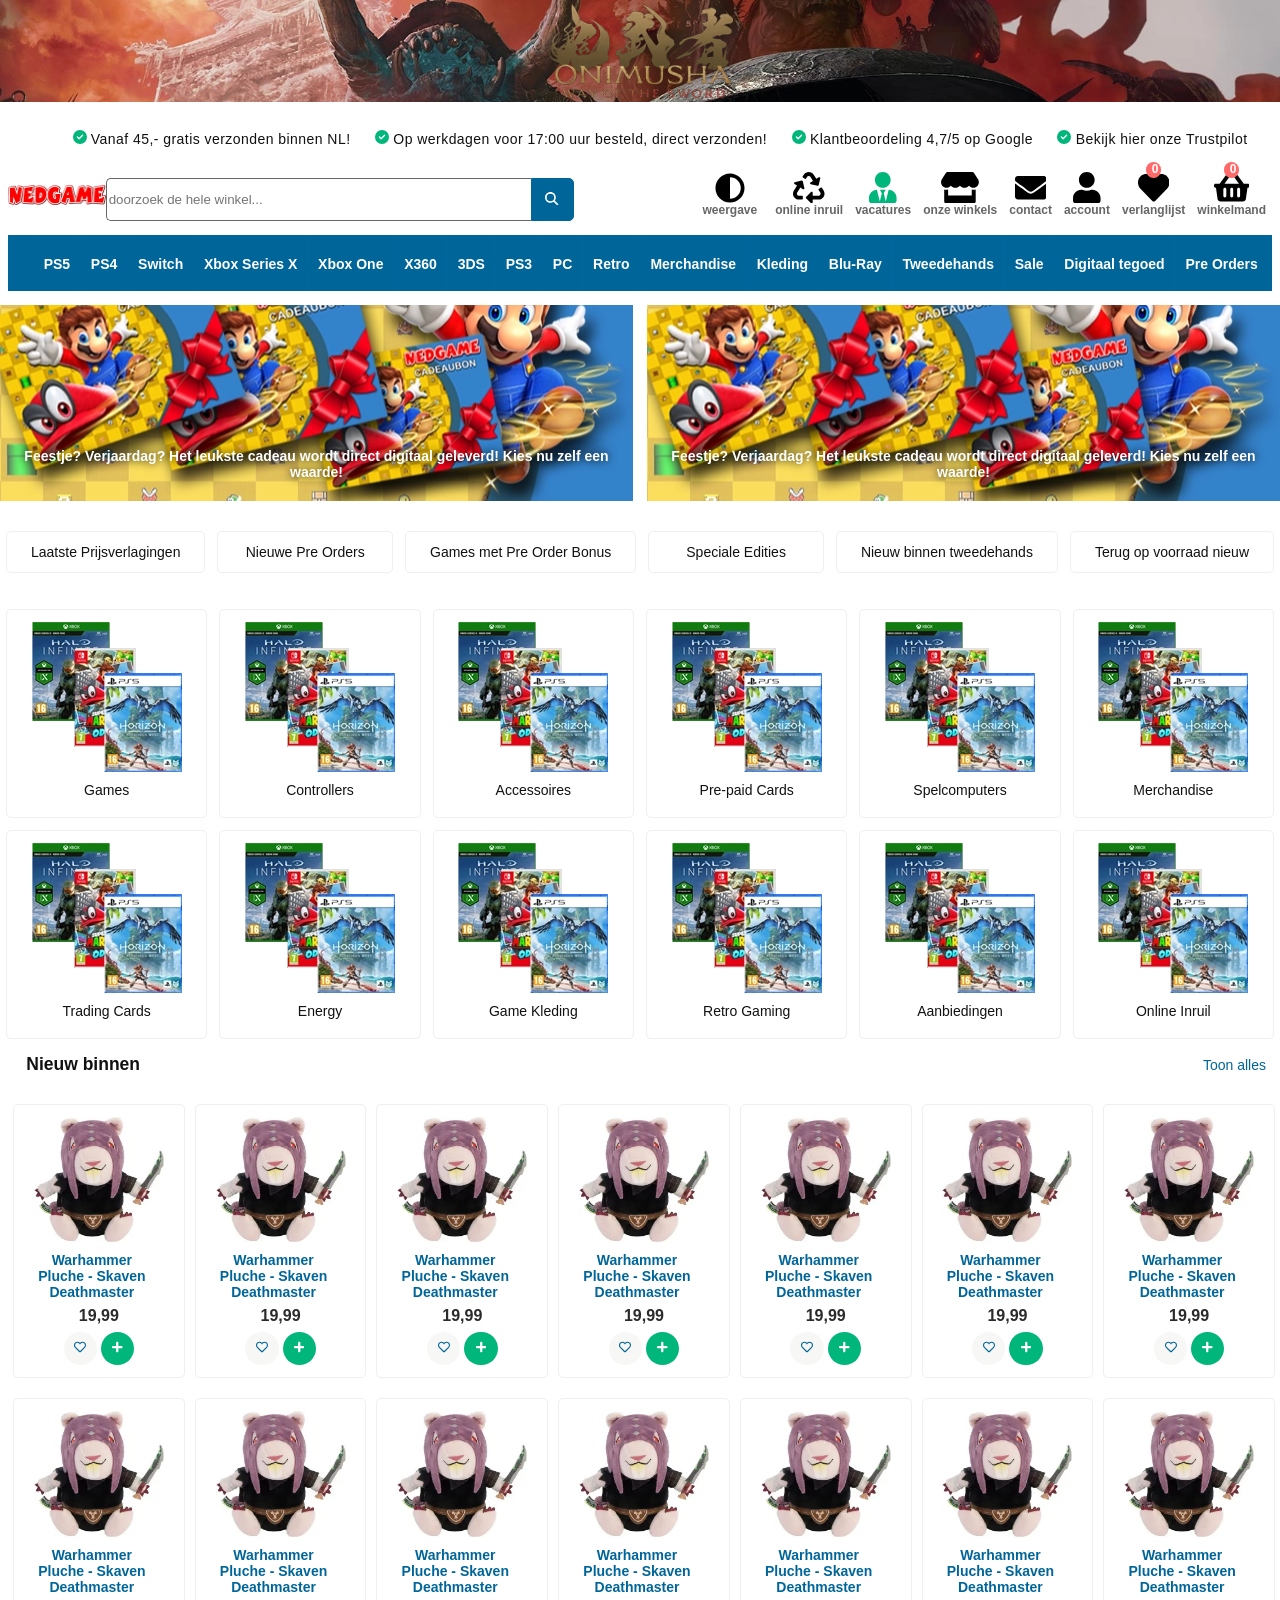
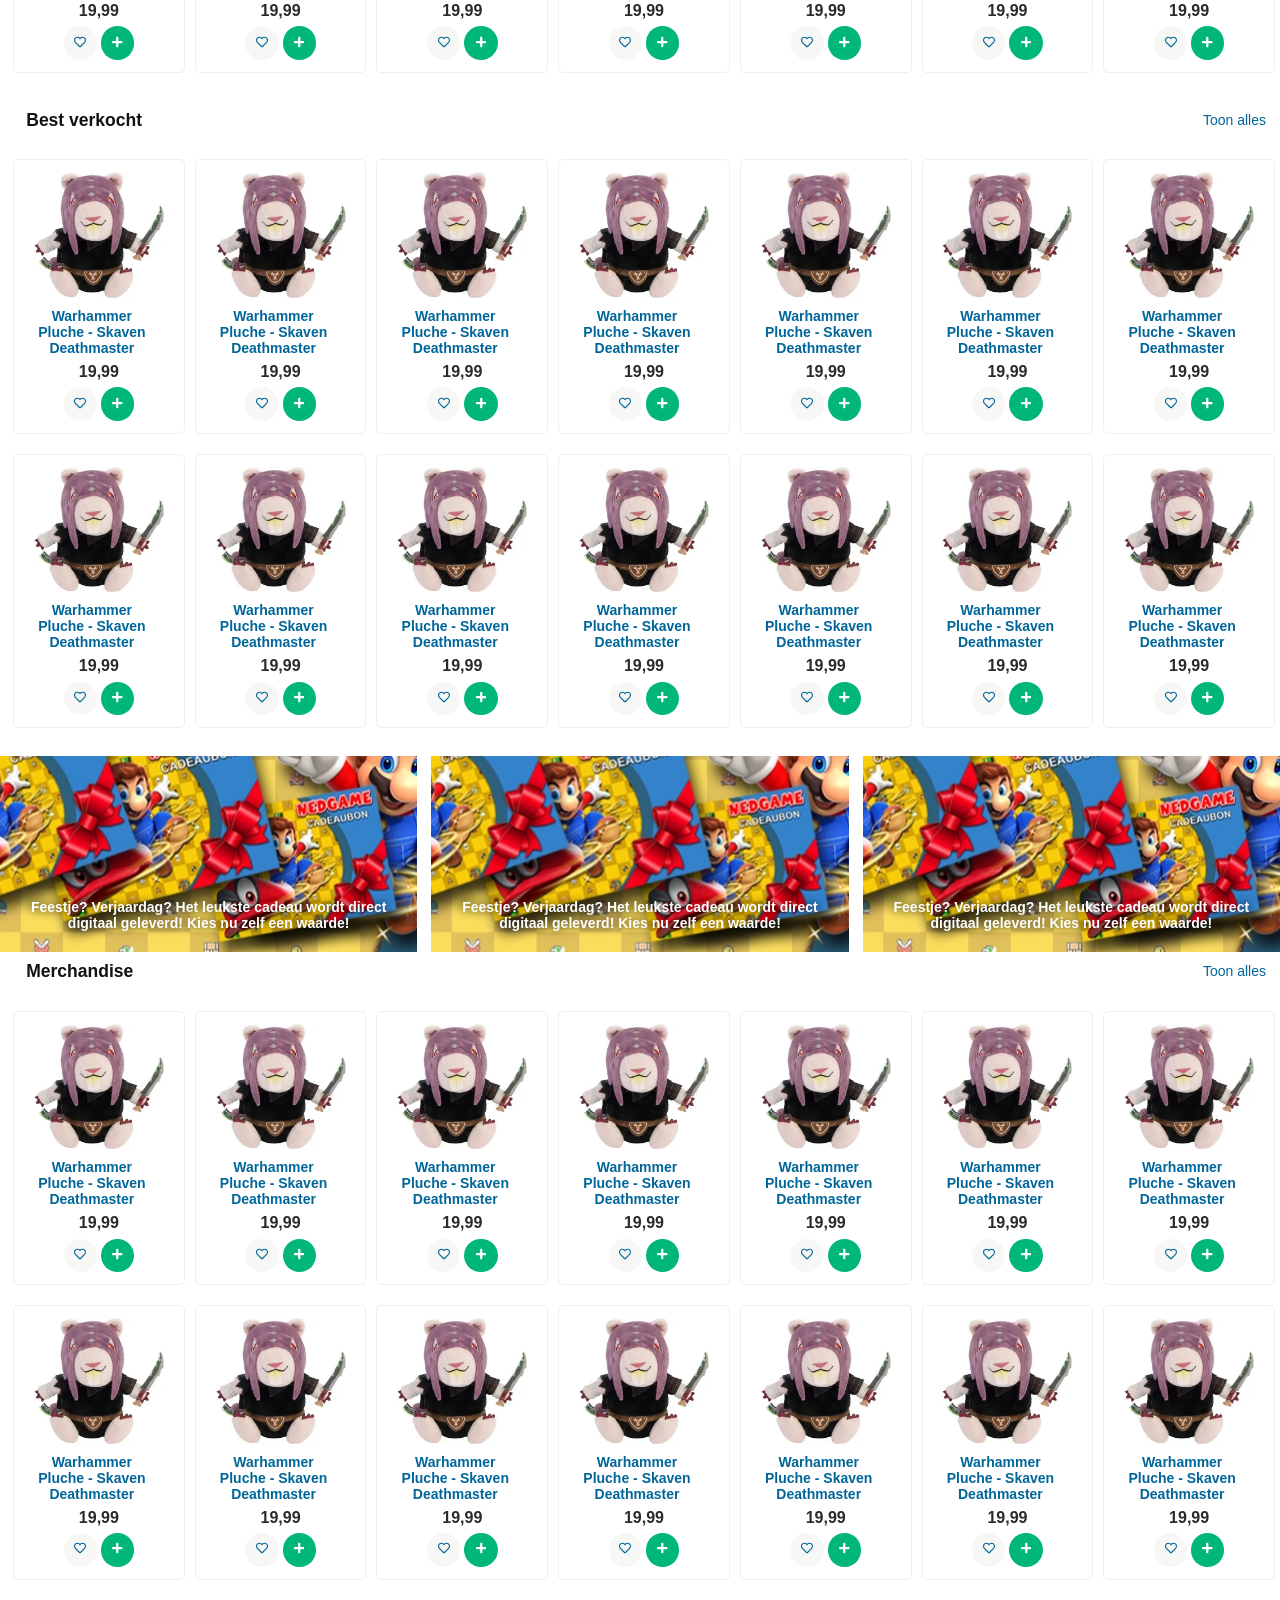
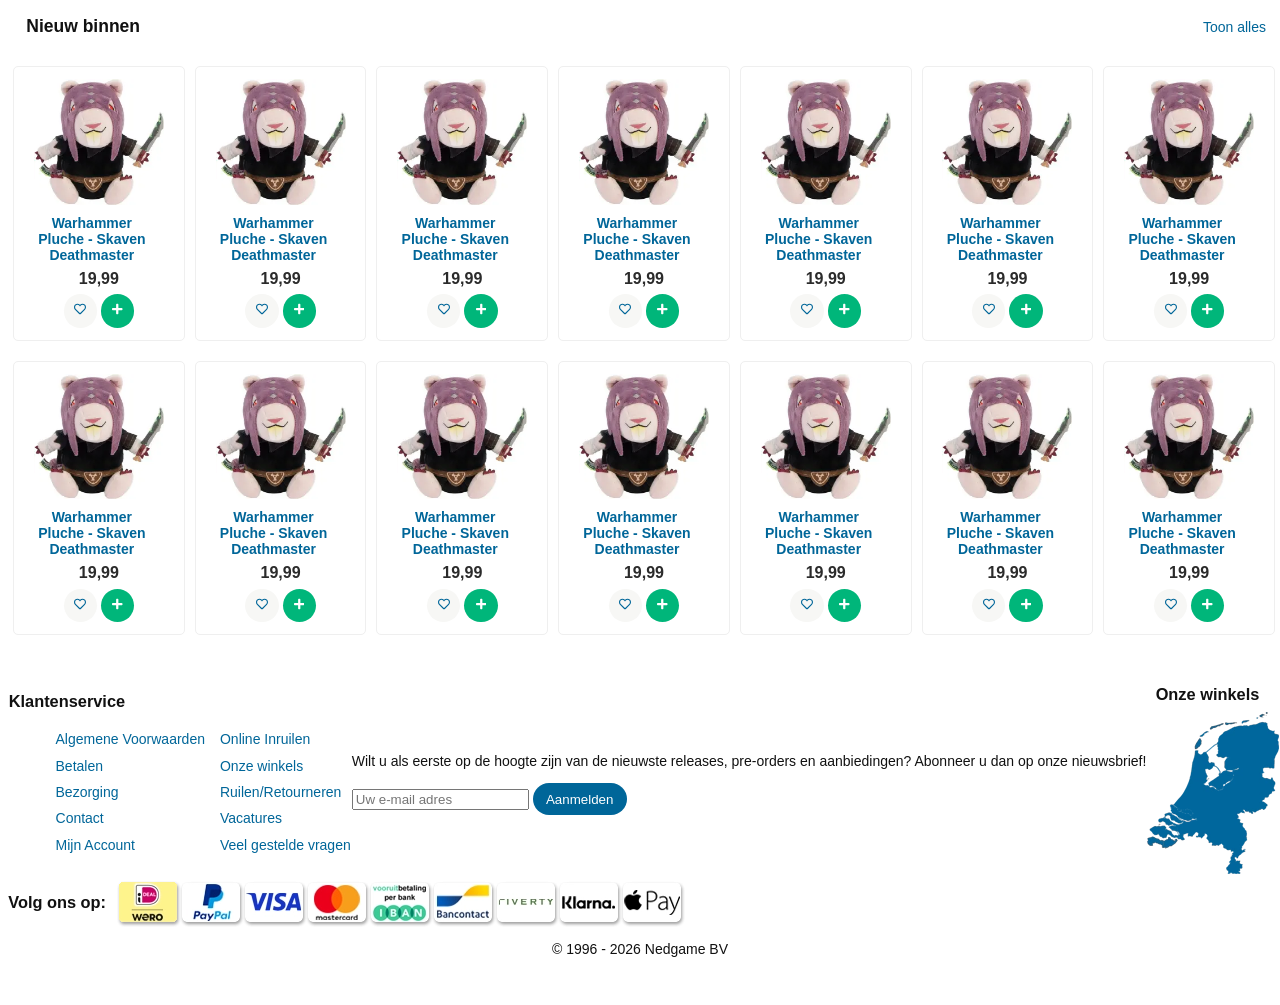
<file: index.html>
<!DOCTYPE html>
<html lang="nl">
	
<head>
	<meta charset="UTF-8">
	<meta name="author" content="jouw naam">
	<meta name="viewport" content="width=device-width, initial-scale=1">
	
	<title>Nedgame gameshop: Warhammer Pluche - Skaven Deathmaster</title>
	
	<link href="styles/style.css" rel="stylesheet">
	<link rel="icon" type="image/svg+xml" href="images/icon.png">
</head>

<body>
	<div id="topbanner" class="desktopOnly">
		<img src="images/581_s4756884n2ht6247_banner.webp" alt="Funny dog :)">
	</div>
	<div id="container">
		<header>
			<nav class="mobileOnly">
				<div>
					<button>
					<svg xmlns="http://www.w3.org/2000/svg" viewBox="0 0 448 512"><!--!Font Awesome Free 6.7.1 by @fontawesome - https://fontawesome.com License - https://fontawesome.com/license/free Copyright 2024 Fonticons, Inc.--><path d="M448 64c0-17.7-14.3-32-32-32L32 32C14.3 32 0 46.3 0 64S14.3 96 32 96l384 0c17.7 0 32-14.3 32-32zm0 256c0-17.7-14.3-32-32-32L32 288c-17.7 0-32 14.3-32 32s14.3 32 32 32l384 0c17.7 0 32-14.3 32-32zM0 192c0 17.7 14.3 32 32 32l384 0c17.7 0 32-14.3 32-32s-14.3-32-32-32L32 160c-17.7 0-32 14.3-32 32zM448 448c0-17.7-14.3-32-32-32L32 416c-17.7 0-32 14.3-32 32s14.3 32 32 32l384 0c17.7 0 32-14.3 32-32z"/></svg>
					</button>
					<a href="index.html"><img src="images/logo-nedgame-light.webp" alt="Nedgame Logo" id="NedgameLogo"></a>
				</div>
				<div>
					<button onclick="toggleNachtModus()">
						<svg aria-label="Nacht mode button" xmlns="http://www.w3.org/2000/svg" viewBox="0 0 512 512"><!--!Font Awesome Free 6.7.1 by @fontawesome - https://fontawesome.com License - https://fontawesome.com/license/free Copyright 2024 Fonticons, Inc.--><path d="M8 256c0 137 111 248 248 248s248-111 248-248S393 8 256 8 8 119 8 256zm248 184V72c101.7 0 184 82.3 184 184 0 101.7-82.3 184-184 184z"/></svg>
					</button>
					<a href="index.html">
						<svg xmlns="http://www.w3.org/2000/svg" viewBox="0 0 616 512"><!--!Font Awesome Free 6.7.1 by @fontawesome - https://fontawesome.com License - https://fontawesome.com/license/free Copyright 2024 Fonticons, Inc.--><path d="M602 118.6L537.1 15C531.3 5.7 521 0 510 0H106C95 0 84.7 5.7 78.9 15L14 118.6c-33.5 53.5-3.8 127.9 58.8 136.4 4.5 .6 9.1 .9 13.7 .9 29.6 0 55.8-13 73.8-33.1 18 20.1 44.3 33.1 73.8 33.1 29.6 0 55.8-13 73.8-33.1 18 20.1 44.3 33.1 73.8 33.1 29.6 0 55.8-13 73.8-33.1 18.1 20.1 44.3 33.1 73.8 33.1 4.7 0 9.2-.3 13.7-.9 62.8-8.4 92.6-82.8 59-136.4zM529.5 288c-10 0-19.9-1.5-29.5-3.8V384H116v-99.8c-9.6 2.2-19.5 3.8-29.5 3.8-6 0-12.1-.4-18-1.2-5.6-.8-11.1-2.1-16.4-3.6V480c0 17.7 14.3 32 32 32h448c17.7 0 32-14.3 32-32V283.2c-5.4 1.6-10.8 2.9-16.4 3.6-6.1 .8-12.1 1.2-18.2 1.2z"/></svg>
					</a>
					<a href="index.html">
						<svg xmlns="http://www.w3.org/2000/svg" viewBox="0 0 448 512"><!--!Font Awesome Free 6.7.1 by @fontawesome - https://fontawesome.com License - https://fontawesome.com/license/free Copyright 2024 Fonticons, Inc.--><path d="M224 256c70.7 0 128-57.3 128-128S294.7 0 224 0 96 57.3 96 128s57.3 128 128 128zm89.6 32h-16.7c-22.2 10.2-46.9 16-72.9 16s-50.6-5.8-72.9-16h-16.7C60.2 288 0 348.2 0 422.4V464c0 26.5 21.5 48 48 48h352c26.5 0 48-21.5 48-48v-41.6c0-74.2-60.2-134.4-134.4-134.4z"/></svg>
					</a>
					<a href="index.html" class="counterbutton">
						<svg xmlns="http://www.w3.org/2000/svg" viewBox="0 0 512 512"><!--!Font Awesome Free 6.7.1 by @fontawesome - https://fontawesome.com License - https://fontawesome.com/license/free Copyright 2024 Fonticons, Inc.--><path d="M462.3 62.6C407.5 15.9 326 24.3 275.7 76.2L256 96.5l-19.7-20.3C186.1 24.3 104.5 15.9 49.7 62.6c-62.8 53.6-66.1 149.8-9.9 207.9l193.5 199.8c12.5 12.9 32.8 12.9 45.3 0l193.5-199.8c56.3-58.1 53-154.3-9.8-207.9z"/></svg>
						<span class="favcounter">0</span>
					</a>
					<a href="index.html" class="counterbutton">
						<svg xmlns="http://www.w3.org/2000/svg" viewBox="0 0 576 512"><!--!Font Awesome Free 6.7.1 by @fontawesome - https://fontawesome.com License - https://fontawesome.com/license/free Copyright 2024 Fonticons, Inc.--><path d="M576 216v16c0 13.3-10.7 24-24 24h-8l-26.1 182.8C514.5 462.4 494.3 480 470.4 480H105.6c-23.9 0-44.1-17.6-47.5-41.2L32 256h-8c-13.3 0-24-10.7-24-24v-16c0-13.3 10.7-24 24-24h67.3l106.8-146.8c10.4-14.3 30.4-17.5 44.7-7.1 14.3 10.4 17.5 30.4 7.1 44.7L170.5 192h235L326.1 82.8c-10.4-14.3-7.2-34.3 7.1-44.7 14.3-10.4 34.3-7.2 44.7 7.1L484.7 192H552c13.3 0 24 10.7 24 24zM312 392V280c0-13.3-10.7-24-24-24s-24 10.7-24 24v112c0 13.3 10.7 24 24 24s24-10.7 24-24zm112 0V280c0-13.3-10.7-24-24-24s-24 10.7-24 24v112c0 13.3 10.7 24 24 24s24-10.7 24-24zm-224 0V280c0-13.3-10.7-24-24-24s-24 10.7-24 24v112c0 13.3 10.7 24 24 24s24-10.7 24-24z"/></svg>
						<span class="cartcounter">0</span>
					</a>
				</div>
			</nav>
			<form class="mobileOnly">
				<input type="search" placeholder="doorzoek de hele winkel...">
				<button><svg xmlns="http://www.w3.org/2000/svg" viewBox="0 0 512 512"><!--!Font Awesome Free 6.7.1 by @fontawesome - https://fontawesome.com License - https://fontawesome.com/license/free Copyright 2024 Fonticons, Inc.--><path d="M416 208c0 45.9-14.9 88.3-40 122.7L502.6 457.4c12.5 12.5 12.5 32.8 0 45.3s-32.8 12.5-45.3 0L330.7 376c-34.4 25.2-76.8 40-122.7 40C93.1 416 0 322.9 0 208S93.1 0 208 0S416 93.1 416 208zM208 352a144 144 0 1 0 0-288 144 144 0 1 0 0 288z"/></svg></button>
			</form>
			<p class="mobileOnly"><svg xmlns="http://www.w3.org/2000/svg" viewBox="0 0 640 640"><!--!Font Awesome Free v7.3.1 by @fontawesome - https://fontawesome.com License - https://fontawesome.com/license/free Copyright 2026 Fonticons, Inc.--><path fill="#00b67a" d="M530.8 134.1C545.1 144.5 548.3 164.5 537.9 178.8L281.9 530.8C276.4 538.4 267.9 543.1 258.5 543.9C249.1 544.7 240 541.2 233.4 534.6L105.4 406.6C92.9 394.1 92.9 373.8 105.4 361.3C117.9 348.8 138.2 348.8 150.7 361.3L252.2 462.8L486.2 141.1C496.6 126.8 516.6 123.6 530.9 134z"/></svg> Vanaf 55,- <b>gratis verzonden</b> binnen NL!</p>
			<h1>Nedgame gameshop: videogames kopen, ook tweedehands games!</h1>
			<nav class="mobileOnly">
				<a href="index.html">PS5</a>
				<a href="index.html">PS4</a>
				<a href="index.html">Switch 2</a>
				<a href="index.html">Switch</a>
				<a href="index.html">Xbox Series X</a>
				<a href="index.html">Xbox One</a>
				<a href="index.html">X360</a>
				<a href="index.html">3DS</a>
				<a href="index.html">PS3</a>
				<a href="index.html">PC</a>
				<a href="index.html">Retro</a>
				<a href="index.html">Merchandise</a>
				<a href="index.html">Kleding</a>
				<a href="index.html">Blu-Ray</a>
				<a href="index.html">Tweedehands</a>
				<a href="index.html">Sale</a>
				<a href="index.html">Digitaal tegoed</a>
				<a href="index.html">Pre Orders</a>
			</nav>
			<ul class="desktopOnly">
				<li><svg xmlns="http://www.w3.org/2000/svg" viewBox="0 0 512 512"><!--!Font Awesome Free 6.7.1 by @fontawesome - https://fontawesome.com License - https://fontawesome.com/license/free Copyright 2024 Fonticons, Inc.--><path fill="#00b67a" d="M256 512A256 256 0 1 0 256 0a256 256 0 1 0 0 512zM369 209L241 337c-9.4 9.4-24.6 9.4-33.9 0l-64-64c-9.4-9.4-9.4-24.6 0-33.9s24.6-9.4 33.9 0l47 47L335 175c9.4-9.4 24.6-9.4 33.9 0s9.4 24.6 0 33.9z"/></svg> Vanaf 45,- <span>gratis verzonden</span> binnen NL!</li>
				<li><svg xmlns="http://www.w3.org/2000/svg" viewBox="0 0 512 512"><!--!Font Awesome Free 6.7.1 by @fontawesome - https://fontawesome.com License - https://fontawesome.com/license/free Copyright 2024 Fonticons, Inc.--><path fill="#00b67a" d="M256 512A256 256 0 1 0 256 0a256 256 0 1 0 0 512zM369 209L241 337c-9.4 9.4-24.6 9.4-33.9 0l-64-64c-9.4-9.4-9.4-24.6 0-33.9s24.6-9.4 33.9 0l47 47L335 175c9.4-9.4 24.6-9.4 33.9 0s9.4 24.6 0 33.9z"/></svg> Op werkdagen voor 17:00 uur besteld, <span>direct verzonden</span>!</li>
				<li><svg xmlns="http://www.w3.org/2000/svg" viewBox="0 0 512 512"><!--!Font Awesome Free 6.7.1 by @fontawesome - https://fontawesome.com License - https://fontawesome.com/license/free Copyright 2024 Fonticons, Inc.--><path fill="#00b67a" d="M256 512A256 256 0 1 0 256 0a256 256 0 1 0 0 512zM369 209L241 337c-9.4 9.4-24.6 9.4-33.9 0l-64-64c-9.4-9.4-9.4-24.6 0-33.9s24.6-9.4 33.9 0l47 47L335 175c9.4-9.4 24.6-9.4 33.9 0s9.4 24.6 0 33.9z"/></svg> <span>Klantbeoordeling 4,7/5</span> op <span>Google</span></li>
				<li><svg xmlns="http://www.w3.org/2000/svg" viewBox="0 0 512 512"><!--!Font Awesome Free 6.7.1 by @fontawesome - https://fontawesome.com License - https://fontawesome.com/license/free Copyright 2024 Fonticons, Inc.--><path fill="#00b67a" d="M256 512A256 256 0 1 0 256 0a256 256 0 1 0 0 512zM369 209L241 337c-9.4 9.4-24.6 9.4-33.9 0l-64-64c-9.4-9.4-9.4-24.6 0-33.9s24.6-9.4 33.9 0l47 47L335 175c9.4-9.4 24.6-9.4 33.9 0s9.4 24.6 0 33.9z"/></svg> Bekijk hier onze <span>Trustpilot</span></li>
			</ul>
			<div class="desktopOnly">
				<a href="index.html">
					<img src="images/logo-nedgame-light.webp" alt="Nedgame Logo">
				</a>
				<form>
					<input type="search" placeholder="doorzoek de hele winkel...">
					<button><svg xmlns="http://www.w3.org/2000/svg" viewBox="0 0 512 512"><!--!Font Awesome Free 6.7.1 by @fontawesome - https://fontawesome.com License - https://fontawesome.com/license/free Copyright 2024 Fonticons, Inc.--><path d="M416 208c0 45.9-14.9 88.3-40 122.7L502.6 457.4c12.5 12.5 12.5 32.8 0 45.3s-32.8 12.5-45.3 0L330.7 376c-34.4 25.2-76.8 40-122.7 40C93.1 416 0 322.9 0 208S93.1 0 208 0S416 93.1 416 208zM208 352a144 144 0 1 0 0-288 144 144 0 1 0 0 288z"/></svg></button>
				</form>
				<nav>
					<button onclick="toggleNachtModus()">
						<svg aria-label="Nacht mode button" xmlns="http://www.w3.org/2000/svg" viewBox="0 0 512 512"><!--!Font Awesome Free 6.7.1 by @fontawesome - https://fontawesome.com License - https://fontawesome.com/license/free Copyright 2024 Fonticons, Inc.--><path d="M8 256c0 137 111 248 248 248s248-111 248-248S393 8 256 8 8 119 8 256zm248 184V72c101.7 0 184 82.3 184 184 0 101.7-82.3 184-184 184z"/></svg>
						<span>weergave</span>
					</button>
					<a href="index.html">
						<svg xmlns="http://www.w3.org/2000/svg" viewBox="0 0 512 512"><!--!Font Awesome Free 6.7.1 by @fontawesome - https://fontawesome.com License - https://fontawesome.com/license/free Copyright 2024 Fonticons, Inc.--><path d="M184.6 261.9c3.2 14-12.1 24.6-24.1 17.2l-40.7-25.5-50.9 81.4C55.6 356.3 71 384 96 384H148c6.6 0 12 5.4 12 12v40c0 6.6-5.4 12-12 12H96.1c-75.3 0-121.3-83-81.4-146.9l50.8-81.4-40.7-25.4c-12.1-7.5-9-26 4.9-29.2l110.2-25.5c8.6-2 17.2 3.4 19.2 12l25.5 110.2zm98.6-182.9l41.3 66.1-40.7 25.5c-12.1 7.5-9 26 4.9 29.2l110.2 25.5c8.7 2 17.2-3.4 19.2-12l25.5-110.2c3.2-13.8-12-24.7-24.1-17.2l-40.7 25.4-41.3-66.1c-37.5-60-125.2-60.2-162.8 0l-18 28.8c-3.5 5.6-1.8 13 3.8 16.5l33.9 21.2c5.6 3.5 13 1.8 16.5-3.8l18-28.7c12.7-20.3 42-19.7 54.3 0zM497.3 301.1l-27.5-44.1c-3.5-5.6-10.9-7.3-16.5-3.8l-33.9 21.2c-5.6 3.5-7.3 10.9-3.8 16.5l27.6 44.1c13.3 21.2-2.1 49-27.1 49H320V336c0-14.2-17.2-21.4-27.3-11.3l-80 80c-6.2 6.2-6.2 16.4 0 22.6l80 80C302.7 517.3 320 510.3 320 496V448h95.9c75.3 0 121.3-83 81.4-146.9z"/></svg>
						<span>online inruil</span>
					</a>
					<a href="index.html">
						<svg xmlns="http://www.w3.org/2000/svg" viewBox="0 0 448 512"><!--!Font Awesome Free 6.7.1 by @fontawesome - https://fontawesome.com License - https://fontawesome.com/license/free Copyright 2024 Fonticons, Inc.--><path d="M224 256c70.7 0 128-57.3 128-128S294.7 0 224 0 96 57.3 96 128s57.3 128 128 128zm95.8 32.6L272 480l-32-136 32-56h-96l32 56-32 136-47.8-191.4C56.9 292 0 350.3 0 422.4V464c0 26.5 21.5 48 48 48h352c26.5 0 48-21.5 48-48v-41.6c0-72.1-56.9-130.4-128.2-133.8z"/></svg>
						<span>vacatures</span>
					</a>
					<a href="index.html">
						<svg xmlns="http://www.w3.org/2000/svg" viewBox="0 0 616 512"><!--!Font Awesome Free 6.7.1 by @fontawesome - https://fontawesome.com License - https://fontawesome.com/license/free Copyright 2024 Fonticons, Inc.--><path d="M602 118.6L537.1 15C531.3 5.7 521 0 510 0H106C95 0 84.7 5.7 78.9 15L14 118.6c-33.5 53.5-3.8 127.9 58.8 136.4 4.5 .6 9.1 .9 13.7 .9 29.6 0 55.8-13 73.8-33.1 18 20.1 44.3 33.1 73.8 33.1 29.6 0 55.8-13 73.8-33.1 18 20.1 44.3 33.1 73.8 33.1 29.6 0 55.8-13 73.8-33.1 18.1 20.1 44.3 33.1 73.8 33.1 4.7 0 9.2-.3 13.7-.9 62.8-8.4 92.6-82.8 59-136.4zM529.5 288c-10 0-19.9-1.5-29.5-3.8V384H116v-99.8c-9.6 2.2-19.5 3.8-29.5 3.8-6 0-12.1-.4-18-1.2-5.6-.8-11.1-2.1-16.4-3.6V480c0 17.7 14.3 32 32 32h448c17.7 0 32-14.3 32-32V283.2c-5.4 1.6-10.8 2.9-16.4 3.6-6.1 .8-12.1 1.2-18.2 1.2z"/></svg>
						<span>onze winkels</span>
					</a>
					<a href="index.html">
						<svg xmlns="http://www.w3.org/2000/svg" viewBox="0 0 512 512"><!--!Font Awesome Free 6.7.1 by @fontawesome - https://fontawesome.com License - https://fontawesome.com/license/free Copyright 2024 Fonticons, Inc.--><path d="M502.3 190.8c3.9-3.1 9.7-.2 9.7 4.7V400c0 26.5-21.5 48-48 48H48c-26.5 0-48-21.5-48-48V195.6c0-5 5.7-7.8 9.7-4.7 22.4 17.4 52.1 39.5 154.1 113.6 21.1 15.4 56.7 47.8 92.2 47.6 35.7 .3 72-32.8 92.3-47.6 102-74.1 131.6-96.3 154-113.7zM256 320c23.2 .4 56.6-29.2 73.4-41.4 132.7-96.3 142.8-104.7 173.4-128.7 5.8-4.5 9.2-11.5 9.2-18.9v-19c0-26.5-21.5-48-48-48H48C21.5 64 0 85.5 0 112v19c0 7.4 3.4 14.3 9.2 18.9 30.6 23.9 40.7 32.4 173.4 128.7 16.8 12.2 50.2 41.8 73.4 41.4z"/></svg>
						<span>contact</span>
					</a>
					<a href="index.html">
						<svg xmlns="http://www.w3.org/2000/svg" viewBox="0 0 448 512"><!--!Font Awesome Free 6.7.1 by @fontawesome - https://fontawesome.com License - https://fontawesome.com/license/free Copyright 2024 Fonticons, Inc.--><path d="M224 256c70.7 0 128-57.3 128-128S294.7 0 224 0 96 57.3 96 128s57.3 128 128 128zm89.6 32h-16.7c-22.2 10.2-46.9 16-72.9 16s-50.6-5.8-72.9-16h-16.7C60.2 288 0 348.2 0 422.4V464c0 26.5 21.5 48 48 48h352c26.5 0 48-21.5 48-48v-41.6c0-74.2-60.2-134.4-134.4-134.4z"/></svg>
						<span>account</span>
					</a>
					<a href="index.html" class="counterbutton">
						<svg xmlns="http://www.w3.org/2000/svg" viewBox="0 0 512 512"><!--!Font Awesome Free 6.7.1 by @fontawesome - https://fontawesome.com License - https://fontawesome.com/license/free Copyright 2024 Fonticons, Inc.--><path d="M462.3 62.6C407.5 15.9 326 24.3 275.7 76.2L256 96.5l-19.7-20.3C186.1 24.3 104.5 15.9 49.7 62.6c-62.8 53.6-66.1 149.8-9.9 207.9l193.5 199.8c12.5 12.9 32.8 12.9 45.3 0l193.5-199.8c56.3-58.1 53-154.3-9.8-207.9z"/></svg>
						<span class="favcounter">0</span>
						<span>verlanglijst</span>
					</a>
					<a href="index.html" class="counterbutton">
						<svg xmlns="http://www.w3.org/2000/svg" viewBox="0 0 576 512"><!--!Font Awesome Free 6.7.1 by @fontawesome - https://fontawesome.com License - https://fontawesome.com/license/free Copyright 2024 Fonticons, Inc.--><path d="M576 216v16c0 13.3-10.7 24-24 24h-8l-26.1 182.8C514.5 462.4 494.3 480 470.4 480H105.6c-23.9 0-44.1-17.6-47.5-41.2L32 256h-8c-13.3 0-24-10.7-24-24v-16c0-13.3 10.7-24 24-24h67.3l106.8-146.8c10.4-14.3 30.4-17.5 44.7-7.1 14.3 10.4 17.5 30.4 7.1 44.7L170.5 192h235L326.1 82.8c-10.4-14.3-7.2-34.3 7.1-44.7 14.3-10.4 34.3-7.2 44.7 7.1L484.7 192H552c13.3 0 24 10.7 24 24zM312 392V280c0-13.3-10.7-24-24-24s-24 10.7-24 24v112c0 13.3 10.7 24 24 24s24-10.7 24-24zm112 0V280c0-13.3-10.7-24-24-24s-24 10.7-24 24v112c0 13.3 10.7 24 24 24s24-10.7 24-24zm-224 0V280c0-13.3-10.7-24-24-24s-24 10.7-24 24v112c0 13.3 10.7 24 24 24s24-10.7 24-24z"/></svg>
						<span class="cartcounter">0</span>
						<span>winkelmand</span>
					</a>
				</nav>
			</div>
			<nav class="desktopOnly">
				<a href="https://www.nedgame.nl/playstation-5">PS5</a>
				<a href="https://www.nedgame.nl/playstation-4/">PS4</a>
				<a href="https://www.nedgame.nl/nintendo-switch/">Switch</a>
				<a href="https://www.nedgame.nl/xbox-series-x">Xbox Series X</a>
				<a href="https://www.nedgame.nl/xbox-one/">Xbox One</a>
				<a href="https://www.nedgame.nl/xbox-360/">X360</a>
				<a href="https://www.nedgame.nl/nintendo-3ds/">3DS</a>
				<a href="https://www.nedgame.nl/playstation-3/">PS3</a>
				<a href="https://www.nedgame.nl/pc-gaming/">PC</a>
				<a href="https://www.nedgame.nl/retro/">Retro</a>
				<a href="https://www.nedgame.nl/merchandise/">Merchandise</a>
				<a href="https://www.nedgame.nl/kleding/">Kleding</a>
				<a href="https://www.nedgame.nl/blu-ray/">Blu-Ray</a>
				<a href="https://www.nedgame.nl/tweedehands/">Tweedehands</a>
				<a href="https://www.nedgame.nl/zoek/overig:aanbiedingen/">Sale</a>
				<a href="https://www.nedgame.nl/zoek/type:pre-paid-cards/">Digitaal tegoed</a>
				<a href="https://www.nedgame.nl/pre-orders/">Pre Orders</a>
			</nav>
		</header>
		<main>
			<div class="banners">
				<a>
					<p>Feestje? Verjaardag? Het leukste cadeau wordt direct digitaal geleverd! Kies nu zelf een waarde!</p>
				</a>
				<a>
					<p>Feestje? Verjaardag? Het leukste cadeau wordt direct digitaal geleverd! Kies nu zelf een waarde!</p>
				</a>
			</div>
			<nav>
				<a href="index.html">Laatste Prijsverlagingen</a>
				<a href="index.html">Nieuwe Pre Orders</a>
				<a href="index.html">Games met Pre Order Bonus</a>
				<a href="index.html">Speciale Edities</a>
				<a href="index.html">Nieuw binnen tweedehands</a>
				<a href="index.html">Terug op voorraad nieuw</a>
			</nav>
			<nav>
				<a href="index.html">
					<img src="images/home-games.webp" alt="Plaatje van een paar game covers">
					<p>Games</p>
				</a>
				<a href="index.html">
					<img src="images/home-games.webp" alt="Plaatje van een paar game covers">
					<p>Controllers</p>
				</a>
				<a href="index.html">
					<img src="images/home-games.webp" alt="Plaatje van een paar game covers">
					<p>Accessoires</p>
				</a>
				<a href="index.html">
					<img src="images/home-games.webp" alt="Plaatje van een paar game covers">
					<p>Pre-paid Cards</p>
				</a>
				<a href="index.html">
					<img src="images/home-games.webp" alt="Plaatje van een paar game covers">
					<p>Spelcomputers</p>
				</a>
				<a href="index.html">
					<img src="images/home-games.webp" alt="Plaatje van een paar game covers">
					<p>Merchandise</p>
				</a>
				<a href="index.html">
					<img src="images/home-games.webp" alt="Plaatje van een paar game covers">
					<p>Trading Cards</p>
				</a>
				<a href="index.html">
					<img src="images/home-games.webp" alt="Plaatje van een paar game covers">
					<p>Energy</p>
				</a>
				<a href="index.html">
					<img src="images/home-games.webp" alt="Plaatje van een paar game covers">
					<p>Game Kleding</p>
				</a>
				<a href="index.html">
					<img src="images/home-games.webp" alt="Plaatje van een paar game covers">
					<p>Retro Gaming</p>
				</a>
				<a href="index.html">
					<img src="images/home-games.webp" alt="Plaatje van een paar game covers">
					<p>Aanbiedingen</p>
				</a>
				<a href="index.html">
					<img src="images/home-games.webp" alt="Plaatje van een paar game covers">
					<p>Online Inruil</p>
				</a>
			</nav>
			<section class="productSection">
				<h2>Nieuw binnen</h2>
				<a href="index.html">Toon alles</a>
				<div class="productswrapper">
					<article class="productFloater">
						<img src="images/skaven.webp" alt="Plaatje van een Skaven pluche">
						<h3><a href="product.html">Warhammer Pluche - Skaven Deathmaster</a></h3>
						<span>19,99</span>
						<button class="fav" aria-label="Favoriet item button"><svg xmlns="http://www.w3.org/2000/svg" viewBox="0 0 512 512"><!--!Font Awesome Free 6.7.1 by @fontawesome - https://fontawesome.com License - https://fontawesome.com/license/free Copyright 2024 Fonticons, Inc.--><path d="M458.4 64.3C400.6 15.7 311.3 23 256 79.3 200.7 23 111.4 15.6 53.6 64.3-21.6 127.6-10.6 230.8 43 285.5l175.4 178.7c10 10.2 23.4 15.9 37.6 15.9 14.3 0 27.6-5.6 37.6-15.8L469 285.6c53.5-54.7 64.7-157.9-10.6-221.3zm-23.6 187.5L259.4 430.5c-2.4 2.4-4.4 2.4-6.8 0L77.2 251.8c-36.5-37.2-43.9-107.6 7.3-150.7 38.9-32.7 98.9-27.8 136.5 10.5l35 35.7 35-35.7c37.8-38.5 97.8-43.2 136.5-10.6 51.1 43.1 43.5 113.9 7.3 150.8z"/></svg></button>
						<button aria-label="Item toevoegen aan winkelmandje button"><svg xmlns="http://www.w3.org/2000/svg" viewBox="0 0 448 512"><!--!Font Awesome Free 6.7.1 by @fontawesome - https://fontawesome.com License - https://fontawesome.com/license/free Copyright 2024 Fonticons, Inc.--><path d="M416 208H272V64c0-17.7-14.3-32-32-32h-32c-17.7 0-32 14.3-32 32v144H32c-17.7 0-32 14.3-32 32v32c0 17.7 14.3 32 32 32h144v144c0 17.7 14.3 32 32 32h32c17.7 0 32-14.3 32-32V304h144c17.7 0 32-14.3 32-32v-32c0-17.7-14.3-32-32-32z"/></svg></button>
					</article>
					<article class="productFloater">
						<img src="images/skaven.webp" alt="Plaatje van een Skaven pluche">
						<h3><a href="product.html">Warhammer Pluche - Skaven Deathmaster</a></h3>
						<span>19,99</span>
						<button class="fav" aria-label="Favoriet item button"><svg xmlns="http://www.w3.org/2000/svg" viewBox="0 0 512 512"><!--!Font Awesome Free 6.7.1 by @fontawesome - https://fontawesome.com License - https://fontawesome.com/license/free Copyright 2024 Fonticons, Inc.--><path d="M458.4 64.3C400.6 15.7 311.3 23 256 79.3 200.7 23 111.4 15.6 53.6 64.3-21.6 127.6-10.6 230.8 43 285.5l175.4 178.7c10 10.2 23.4 15.9 37.6 15.9 14.3 0 27.6-5.6 37.6-15.8L469 285.6c53.5-54.7 64.7-157.9-10.6-221.3zm-23.6 187.5L259.4 430.5c-2.4 2.4-4.4 2.4-6.8 0L77.2 251.8c-36.5-37.2-43.9-107.6 7.3-150.7 38.9-32.7 98.9-27.8 136.5 10.5l35 35.7 35-35.7c37.8-38.5 97.8-43.2 136.5-10.6 51.1 43.1 43.5 113.9 7.3 150.8z"/></svg></button>
						<button aria-label="Item toevoegen aan winkelmandje button"><svg xmlns="http://www.w3.org/2000/svg" viewBox="0 0 448 512"><!--!Font Awesome Free 6.7.1 by @fontawesome - https://fontawesome.com License - https://fontawesome.com/license/free Copyright 2024 Fonticons, Inc.--><path d="M416 208H272V64c0-17.7-14.3-32-32-32h-32c-17.7 0-32 14.3-32 32v144H32c-17.7 0-32 14.3-32 32v32c0 17.7 14.3 32 32 32h144v144c0 17.7 14.3 32 32 32h32c17.7 0 32-14.3 32-32V304h144c17.7 0 32-14.3 32-32v-32c0-17.7-14.3-32-32-32z"/></svg></button>
					</article>
					<article class="productFloater">
						<img src="images/skaven.webp" alt="Plaatje van een Skaven pluche">
						<h3><a href="product.html">Warhammer Pluche - Skaven Deathmaster</a></h3>
						<span>19,99</span>
						<button class="fav" aria-label="Favoriet item button"><svg xmlns="http://www.w3.org/2000/svg" viewBox="0 0 512 512"><!--!Font Awesome Free 6.7.1 by @fontawesome - https://fontawesome.com License - https://fontawesome.com/license/free Copyright 2024 Fonticons, Inc.--><path d="M458.4 64.3C400.6 15.7 311.3 23 256 79.3 200.7 23 111.4 15.6 53.6 64.3-21.6 127.6-10.6 230.8 43 285.5l175.4 178.7c10 10.2 23.4 15.9 37.6 15.9 14.3 0 27.6-5.6 37.6-15.8L469 285.6c53.5-54.7 64.7-157.9-10.6-221.3zm-23.6 187.5L259.4 430.5c-2.4 2.4-4.4 2.4-6.8 0L77.2 251.8c-36.5-37.2-43.9-107.6 7.3-150.7 38.9-32.7 98.9-27.8 136.5 10.5l35 35.7 35-35.7c37.8-38.5 97.8-43.2 136.5-10.6 51.1 43.1 43.5 113.9 7.3 150.8z"/></svg></button>
						<button aria-label="Item toevoegen aan winkelmandje button"><svg xmlns="http://www.w3.org/2000/svg" viewBox="0 0 448 512"><!--!Font Awesome Free 6.7.1 by @fontawesome - https://fontawesome.com License - https://fontawesome.com/license/free Copyright 2024 Fonticons, Inc.--><path d="M416 208H272V64c0-17.7-14.3-32-32-32h-32c-17.7 0-32 14.3-32 32v144H32c-17.7 0-32 14.3-32 32v32c0 17.7 14.3 32 32 32h144v144c0 17.7 14.3 32 32 32h32c17.7 0 32-14.3 32-32V304h144c17.7 0 32-14.3 32-32v-32c0-17.7-14.3-32-32-32z"/></svg></button>
					</article>
					<article class="productFloater">
						<img src="images/skaven.webp" alt="Plaatje van een Skaven pluche">
						<h3><a href="product.html">Warhammer Pluche - Skaven Deathmaster</a></h3>
						<span>19,99</span>
						<button class="fav" aria-label="Favoriet item button"><svg xmlns="http://www.w3.org/2000/svg" viewBox="0 0 512 512"><!--!Font Awesome Free 6.7.1 by @fontawesome - https://fontawesome.com License - https://fontawesome.com/license/free Copyright 2024 Fonticons, Inc.--><path d="M458.4 64.3C400.6 15.7 311.3 23 256 79.3 200.7 23 111.4 15.6 53.6 64.3-21.6 127.6-10.6 230.8 43 285.5l175.4 178.7c10 10.2 23.4 15.9 37.6 15.9 14.3 0 27.6-5.6 37.6-15.8L469 285.6c53.5-54.7 64.7-157.9-10.6-221.3zm-23.6 187.5L259.4 430.5c-2.4 2.4-4.4 2.4-6.8 0L77.2 251.8c-36.5-37.2-43.9-107.6 7.3-150.7 38.9-32.7 98.9-27.8 136.5 10.5l35 35.7 35-35.7c37.8-38.5 97.8-43.2 136.5-10.6 51.1 43.1 43.5 113.9 7.3 150.8z"/></svg></button>
						<button aria-label="Item toevoegen aan winkelmandje button"><svg xmlns="http://www.w3.org/2000/svg" viewBox="0 0 448 512"><!--!Font Awesome Free 6.7.1 by @fontawesome - https://fontawesome.com License - https://fontawesome.com/license/free Copyright 2024 Fonticons, Inc.--><path d="M416 208H272V64c0-17.7-14.3-32-32-32h-32c-17.7 0-32 14.3-32 32v144H32c-17.7 0-32 14.3-32 32v32c0 17.7 14.3 32 32 32h144v144c0 17.7 14.3 32 32 32h32c17.7 0 32-14.3 32-32V304h144c17.7 0 32-14.3 32-32v-32c0-17.7-14.3-32-32-32z"/></svg></button>
					</article>
					<article class="productFloater">
						<img src="images/skaven.webp" alt="Plaatje van een Skaven pluche">
						<h3><a href="product.html">Warhammer Pluche - Skaven Deathmaster</a></h3>
						<span>19,99</span>
						<button class="fav" aria-label="Favoriet item button"><svg xmlns="http://www.w3.org/2000/svg" viewBox="0 0 512 512"><!--!Font Awesome Free 6.7.1 by @fontawesome - https://fontawesome.com License - https://fontawesome.com/license/free Copyright 2024 Fonticons, Inc.--><path d="M458.4 64.3C400.6 15.7 311.3 23 256 79.3 200.7 23 111.4 15.6 53.6 64.3-21.6 127.6-10.6 230.8 43 285.5l175.4 178.7c10 10.2 23.4 15.9 37.6 15.9 14.3 0 27.6-5.6 37.6-15.8L469 285.6c53.5-54.7 64.7-157.9-10.6-221.3zm-23.6 187.5L259.4 430.5c-2.4 2.4-4.4 2.4-6.8 0L77.2 251.8c-36.5-37.2-43.9-107.6 7.3-150.7 38.9-32.7 98.9-27.8 136.5 10.5l35 35.7 35-35.7c37.8-38.5 97.8-43.2 136.5-10.6 51.1 43.1 43.5 113.9 7.3 150.8z"/></svg></button>
						<button aria-label="Item toevoegen aan winkelmandje button"><svg xmlns="http://www.w3.org/2000/svg" viewBox="0 0 448 512"><!--!Font Awesome Free 6.7.1 by @fontawesome - https://fontawesome.com License - https://fontawesome.com/license/free Copyright 2024 Fonticons, Inc.--><path d="M416 208H272V64c0-17.7-14.3-32-32-32h-32c-17.7 0-32 14.3-32 32v144H32c-17.7 0-32 14.3-32 32v32c0 17.7 14.3 32 32 32h144v144c0 17.7 14.3 32 32 32h32c17.7 0 32-14.3 32-32V304h144c17.7 0 32-14.3 32-32v-32c0-17.7-14.3-32-32-32z"/></svg></button>
					</article>
					<article class="productFloater">
						<img src="images/skaven.webp" alt="Plaatje van een Skaven pluche">
						<h3><a href="product.html">Warhammer Pluche - Skaven Deathmaster</a></h3>
						<span>19,99</span>
						<button class="fav" aria-label="Favoriet item button"><svg xmlns="http://www.w3.org/2000/svg" viewBox="0 0 512 512"><!--!Font Awesome Free 6.7.1 by @fontawesome - https://fontawesome.com License - https://fontawesome.com/license/free Copyright 2024 Fonticons, Inc.--><path d="M458.4 64.3C400.6 15.7 311.3 23 256 79.3 200.7 23 111.4 15.6 53.6 64.3-21.6 127.6-10.6 230.8 43 285.5l175.4 178.7c10 10.2 23.4 15.9 37.6 15.9 14.3 0 27.6-5.6 37.6-15.8L469 285.6c53.5-54.7 64.7-157.9-10.6-221.3zm-23.6 187.5L259.4 430.5c-2.4 2.4-4.4 2.4-6.8 0L77.2 251.8c-36.5-37.2-43.9-107.6 7.3-150.7 38.9-32.7 98.9-27.8 136.5 10.5l35 35.7 35-35.7c37.8-38.5 97.8-43.2 136.5-10.6 51.1 43.1 43.5 113.9 7.3 150.8z"/></svg></button>
						<button aria-label="Item toevoegen aan winkelmandje button"><svg xmlns="http://www.w3.org/2000/svg" viewBox="0 0 448 512"><!--!Font Awesome Free 6.7.1 by @fontawesome - https://fontawesome.com License - https://fontawesome.com/license/free Copyright 2024 Fonticons, Inc.--><path d="M416 208H272V64c0-17.7-14.3-32-32-32h-32c-17.7 0-32 14.3-32 32v144H32c-17.7 0-32 14.3-32 32v32c0 17.7 14.3 32 32 32h144v144c0 17.7 14.3 32 32 32h32c17.7 0 32-14.3 32-32V304h144c17.7 0 32-14.3 32-32v-32c0-17.7-14.3-32-32-32z"/></svg></button>
					</article>
					<article class="productFloater">
						<img src="images/skaven.webp" alt="Plaatje van een Skaven pluche">
						<h3><a href="product.html">Warhammer Pluche - Skaven Deathmaster</a></h3>
						<span>19,99</span>
						<button class="fav" aria-label="Favoriet item button"><svg xmlns="http://www.w3.org/2000/svg" viewBox="0 0 512 512"><!--!Font Awesome Free 6.7.1 by @fontawesome - https://fontawesome.com License - https://fontawesome.com/license/free Copyright 2024 Fonticons, Inc.--><path d="M458.4 64.3C400.6 15.7 311.3 23 256 79.3 200.7 23 111.4 15.6 53.6 64.3-21.6 127.6-10.6 230.8 43 285.5l175.4 178.7c10 10.2 23.4 15.9 37.6 15.9 14.3 0 27.6-5.6 37.6-15.8L469 285.6c53.5-54.7 64.7-157.9-10.6-221.3zm-23.6 187.5L259.4 430.5c-2.4 2.4-4.4 2.4-6.8 0L77.2 251.8c-36.5-37.2-43.9-107.6 7.3-150.7 38.9-32.7 98.9-27.8 136.5 10.5l35 35.7 35-35.7c37.8-38.5 97.8-43.2 136.5-10.6 51.1 43.1 43.5 113.9 7.3 150.8z"/></svg></button>
						<button aria-label="Item toevoegen aan winkelmandje button"><svg xmlns="http://www.w3.org/2000/svg" viewBox="0 0 448 512"><!--!Font Awesome Free 6.7.1 by @fontawesome - https://fontawesome.com License - https://fontawesome.com/license/free Copyright 2024 Fonticons, Inc.--><path d="M416 208H272V64c0-17.7-14.3-32-32-32h-32c-17.7 0-32 14.3-32 32v144H32c-17.7 0-32 14.3-32 32v32c0 17.7 14.3 32 32 32h144v144c0 17.7 14.3 32 32 32h32c17.7 0 32-14.3 32-32V304h144c17.7 0 32-14.3 32-32v-32c0-17.7-14.3-32-32-32z"/></svg></button>
					</article>
					<article class="productFloater">
						<img src="images/skaven.webp" alt="Plaatje van een Skaven pluche">
						<h3><a href="product.html">Warhammer Pluche - Skaven Deathmaster</a></h3>
						<span>19,99</span>
						<button class="fav" aria-label="Favoriet item button"><svg xmlns="http://www.w3.org/2000/svg" viewBox="0 0 512 512"><!--!Font Awesome Free 6.7.1 by @fontawesome - https://fontawesome.com License - https://fontawesome.com/license/free Copyright 2024 Fonticons, Inc.--><path d="M458.4 64.3C400.6 15.7 311.3 23 256 79.3 200.7 23 111.4 15.6 53.6 64.3-21.6 127.6-10.6 230.8 43 285.5l175.4 178.7c10 10.2 23.4 15.9 37.6 15.9 14.3 0 27.6-5.6 37.6-15.8L469 285.6c53.5-54.7 64.7-157.9-10.6-221.3zm-23.6 187.5L259.4 430.5c-2.4 2.4-4.4 2.4-6.8 0L77.2 251.8c-36.5-37.2-43.9-107.6 7.3-150.7 38.9-32.7 98.9-27.8 136.5 10.5l35 35.7 35-35.7c37.8-38.5 97.8-43.2 136.5-10.6 51.1 43.1 43.5 113.9 7.3 150.8z"/></svg></button>
						<button aria-label="Item toevoegen aan winkelmandje button"><svg xmlns="http://www.w3.org/2000/svg" viewBox="0 0 448 512"><!--!Font Awesome Free 6.7.1 by @fontawesome - https://fontawesome.com License - https://fontawesome.com/license/free Copyright 2024 Fonticons, Inc.--><path d="M416 208H272V64c0-17.7-14.3-32-32-32h-32c-17.7 0-32 14.3-32 32v144H32c-17.7 0-32 14.3-32 32v32c0 17.7 14.3 32 32 32h144v144c0 17.7 14.3 32 32 32h32c17.7 0 32-14.3 32-32V304h144c17.7 0 32-14.3 32-32v-32c0-17.7-14.3-32-32-32z"/></svg></button>
					</article>
					<article class="productFloater">
						<img src="images/skaven.webp" alt="Plaatje van een Skaven pluche">
						<h3><a href="product.html">Warhammer Pluche - Skaven Deathmaster</a></h3>
						<span>19,99</span>
						<button class="fav" aria-label="Favoriet item button"><svg xmlns="http://www.w3.org/2000/svg" viewBox="0 0 512 512"><!--!Font Awesome Free 6.7.1 by @fontawesome - https://fontawesome.com License - https://fontawesome.com/license/free Copyright 2024 Fonticons, Inc.--><path d="M458.4 64.3C400.6 15.7 311.3 23 256 79.3 200.7 23 111.4 15.6 53.6 64.3-21.6 127.6-10.6 230.8 43 285.5l175.4 178.7c10 10.2 23.4 15.9 37.6 15.9 14.3 0 27.6-5.6 37.6-15.8L469 285.6c53.5-54.7 64.7-157.9-10.6-221.3zm-23.6 187.5L259.4 430.5c-2.4 2.4-4.4 2.4-6.8 0L77.2 251.8c-36.5-37.2-43.9-107.6 7.3-150.7 38.9-32.7 98.9-27.8 136.5 10.5l35 35.7 35-35.7c37.8-38.5 97.8-43.2 136.5-10.6 51.1 43.1 43.5 113.9 7.3 150.8z"/></svg></button>
						<button aria-label="Item toevoegen aan winkelmandje button"><svg xmlns="http://www.w3.org/2000/svg" viewBox="0 0 448 512"><!--!Font Awesome Free 6.7.1 by @fontawesome - https://fontawesome.com License - https://fontawesome.com/license/free Copyright 2024 Fonticons, Inc.--><path d="M416 208H272V64c0-17.7-14.3-32-32-32h-32c-17.7 0-32 14.3-32 32v144H32c-17.7 0-32 14.3-32 32v32c0 17.7 14.3 32 32 32h144v144c0 17.7 14.3 32 32 32h32c17.7 0 32-14.3 32-32V304h144c17.7 0 32-14.3 32-32v-32c0-17.7-14.3-32-32-32z"/></svg></button>
					</article>
					<article class="productFloater">
						<img src="images/skaven.webp" alt="Plaatje van een Skaven pluche">
						<h3><a href="product.html">Warhammer Pluche - Skaven Deathmaster</a></h3>
						<span>19,99</span>
						<button class="fav" aria-label="Favoriet item button"><svg xmlns="http://www.w3.org/2000/svg" viewBox="0 0 512 512"><!--!Font Awesome Free 6.7.1 by @fontawesome - https://fontawesome.com License - https://fontawesome.com/license/free Copyright 2024 Fonticons, Inc.--><path d="M458.4 64.3C400.6 15.7 311.3 23 256 79.3 200.7 23 111.4 15.6 53.6 64.3-21.6 127.6-10.6 230.8 43 285.5l175.4 178.7c10 10.2 23.4 15.9 37.6 15.9 14.3 0 27.6-5.6 37.6-15.8L469 285.6c53.5-54.7 64.7-157.9-10.6-221.3zm-23.6 187.5L259.4 430.5c-2.4 2.4-4.4 2.4-6.8 0L77.2 251.8c-36.5-37.2-43.9-107.6 7.3-150.7 38.9-32.7 98.9-27.8 136.5 10.5l35 35.7 35-35.7c37.8-38.5 97.8-43.2 136.5-10.6 51.1 43.1 43.5 113.9 7.3 150.8z"/></svg></button>
						<button aria-label="Item toevoegen aan winkelmandje button"><svg xmlns="http://www.w3.org/2000/svg" viewBox="0 0 448 512"><!--!Font Awesome Free 6.7.1 by @fontawesome - https://fontawesome.com License - https://fontawesome.com/license/free Copyright 2024 Fonticons, Inc.--><path d="M416 208H272V64c0-17.7-14.3-32-32-32h-32c-17.7 0-32 14.3-32 32v144H32c-17.7 0-32 14.3-32 32v32c0 17.7 14.3 32 32 32h144v144c0 17.7 14.3 32 32 32h32c17.7 0 32-14.3 32-32V304h144c17.7 0 32-14.3 32-32v-32c0-17.7-14.3-32-32-32z"/></svg></button>
					</article>
					<article class="productFloater">
						<img src="images/skaven.webp" alt="Plaatje van een Skaven pluche">
						<h3><a href="product.html">Warhammer Pluche - Skaven Deathmaster</a></h3>
						<span>19,99</span>
						<button class="fav" aria-label="Favoriet item button"><svg xmlns="http://www.w3.org/2000/svg" viewBox="0 0 512 512"><!--!Font Awesome Free 6.7.1 by @fontawesome - https://fontawesome.com License - https://fontawesome.com/license/free Copyright 2024 Fonticons, Inc.--><path d="M458.4 64.3C400.6 15.7 311.3 23 256 79.3 200.7 23 111.4 15.6 53.6 64.3-21.6 127.6-10.6 230.8 43 285.5l175.4 178.7c10 10.2 23.4 15.9 37.6 15.9 14.3 0 27.6-5.6 37.6-15.8L469 285.6c53.5-54.7 64.7-157.9-10.6-221.3zm-23.6 187.5L259.4 430.5c-2.4 2.4-4.4 2.4-6.8 0L77.2 251.8c-36.5-37.2-43.9-107.6 7.3-150.7 38.9-32.7 98.9-27.8 136.5 10.5l35 35.7 35-35.7c37.8-38.5 97.8-43.2 136.5-10.6 51.1 43.1 43.5 113.9 7.3 150.8z"/></svg></button>
						<button aria-label="Item toevoegen aan winkelmandje button"><svg xmlns="http://www.w3.org/2000/svg" viewBox="0 0 448 512"><!--!Font Awesome Free 6.7.1 by @fontawesome - https://fontawesome.com License - https://fontawesome.com/license/free Copyright 2024 Fonticons, Inc.--><path d="M416 208H272V64c0-17.7-14.3-32-32-32h-32c-17.7 0-32 14.3-32 32v144H32c-17.7 0-32 14.3-32 32v32c0 17.7 14.3 32 32 32h144v144c0 17.7 14.3 32 32 32h32c17.7 0 32-14.3 32-32V304h144c17.7 0 32-14.3 32-32v-32c0-17.7-14.3-32-32-32z"/></svg></button>
					</article>
					<article class="productFloater">
						<img src="images/skaven.webp" alt="Plaatje van een Skaven pluche">
						<h3><a href="product.html">Warhammer Pluche - Skaven Deathmaster</a></h3>
						<span>19,99</span>
						<button class="fav" aria-label="Favoriet item button"><svg xmlns="http://www.w3.org/2000/svg" viewBox="0 0 512 512"><!--!Font Awesome Free 6.7.1 by @fontawesome - https://fontawesome.com License - https://fontawesome.com/license/free Copyright 2024 Fonticons, Inc.--><path d="M458.4 64.3C400.6 15.7 311.3 23 256 79.3 200.7 23 111.4 15.6 53.6 64.3-21.6 127.6-10.6 230.8 43 285.5l175.4 178.7c10 10.2 23.4 15.9 37.6 15.9 14.3 0 27.6-5.6 37.6-15.8L469 285.6c53.5-54.7 64.7-157.9-10.6-221.3zm-23.6 187.5L259.4 430.5c-2.4 2.4-4.4 2.4-6.8 0L77.2 251.8c-36.5-37.2-43.9-107.6 7.3-150.7 38.9-32.7 98.9-27.8 136.5 10.5l35 35.7 35-35.7c37.8-38.5 97.8-43.2 136.5-10.6 51.1 43.1 43.5 113.9 7.3 150.8z"/></svg></button>
						<button aria-label="Item toevoegen aan winkelmandje button"><svg xmlns="http://www.w3.org/2000/svg" viewBox="0 0 448 512"><!--!Font Awesome Free 6.7.1 by @fontawesome - https://fontawesome.com License - https://fontawesome.com/license/free Copyright 2024 Fonticons, Inc.--><path d="M416 208H272V64c0-17.7-14.3-32-32-32h-32c-17.7 0-32 14.3-32 32v144H32c-17.7 0-32 14.3-32 32v32c0 17.7 14.3 32 32 32h144v144c0 17.7 14.3 32 32 32h32c17.7 0 32-14.3 32-32V304h144c17.7 0 32-14.3 32-32v-32c0-17.7-14.3-32-32-32z"/></svg></button>
					</article>
					<article class="productFloater">
						<img src="images/skaven.webp" alt="Plaatje van een Skaven pluche">
						<h3><a href="product.html">Warhammer Pluche - Skaven Deathmaster</a></h3>
						<span>19,99</span>
						<button class="fav" aria-label="Favoriet item button"><svg xmlns="http://www.w3.org/2000/svg" viewBox="0 0 512 512"><!--!Font Awesome Free 6.7.1 by @fontawesome - https://fontawesome.com License - https://fontawesome.com/license/free Copyright 2024 Fonticons, Inc.--><path d="M458.4 64.3C400.6 15.7 311.3 23 256 79.3 200.7 23 111.4 15.6 53.6 64.3-21.6 127.6-10.6 230.8 43 285.5l175.4 178.7c10 10.2 23.4 15.9 37.6 15.9 14.3 0 27.6-5.6 37.6-15.8L469 285.6c53.5-54.7 64.7-157.9-10.6-221.3zm-23.6 187.5L259.4 430.5c-2.4 2.4-4.4 2.4-6.8 0L77.2 251.8c-36.5-37.2-43.9-107.6 7.3-150.7 38.9-32.7 98.9-27.8 136.5 10.5l35 35.7 35-35.7c37.8-38.5 97.8-43.2 136.5-10.6 51.1 43.1 43.5 113.9 7.3 150.8z"/></svg></button>
						<button aria-label="Item toevoegen aan winkelmandje button"><svg xmlns="http://www.w3.org/2000/svg" viewBox="0 0 448 512"><!--!Font Awesome Free 6.7.1 by @fontawesome - https://fontawesome.com License - https://fontawesome.com/license/free Copyright 2024 Fonticons, Inc.--><path d="M416 208H272V64c0-17.7-14.3-32-32-32h-32c-17.7 0-32 14.3-32 32v144H32c-17.7 0-32 14.3-32 32v32c0 17.7 14.3 32 32 32h144v144c0 17.7 14.3 32 32 32h32c17.7 0 32-14.3 32-32V304h144c17.7 0 32-14.3 32-32v-32c0-17.7-14.3-32-32-32z"/></svg></button>
					</article>
					<article class="productFloater">
						<img src="images/skaven.webp" alt="Plaatje van een Skaven pluche">
						<h3><a href="product.html">Warhammer Pluche - Skaven Deathmaster</a></h3>
						<span>19,99</span>
						<button class="fav" aria-label="Favoriet item button"><svg xmlns="http://www.w3.org/2000/svg" viewBox="0 0 512 512"><!--!Font Awesome Free 6.7.1 by @fontawesome - https://fontawesome.com License - https://fontawesome.com/license/free Copyright 2024 Fonticons, Inc.--><path d="M458.4 64.3C400.6 15.7 311.3 23 256 79.3 200.7 23 111.4 15.6 53.6 64.3-21.6 127.6-10.6 230.8 43 285.5l175.4 178.7c10 10.2 23.4 15.9 37.6 15.9 14.3 0 27.6-5.6 37.6-15.8L469 285.6c53.5-54.7 64.7-157.9-10.6-221.3zm-23.6 187.5L259.4 430.5c-2.4 2.4-4.4 2.4-6.8 0L77.2 251.8c-36.5-37.2-43.9-107.6 7.3-150.7 38.9-32.7 98.9-27.8 136.5 10.5l35 35.7 35-35.7c37.8-38.5 97.8-43.2 136.5-10.6 51.1 43.1 43.5 113.9 7.3 150.8z"/></svg></button>
						<button aria-label="Item toevoegen aan winkelmandje button"><svg xmlns="http://www.w3.org/2000/svg" viewBox="0 0 448 512"><!--!Font Awesome Free 6.7.1 by @fontawesome - https://fontawesome.com License - https://fontawesome.com/license/free Copyright 2024 Fonticons, Inc.--><path d="M416 208H272V64c0-17.7-14.3-32-32-32h-32c-17.7 0-32 14.3-32 32v144H32c-17.7 0-32 14.3-32 32v32c0 17.7 14.3 32 32 32h144v144c0 17.7 14.3 32 32 32h32c17.7 0 32-14.3 32-32V304h144c17.7 0 32-14.3 32-32v-32c0-17.7-14.3-32-32-32z"/></svg></button>
					</article>
				</div>
			</section>
			<section class="productSection">
				<h2>Best verkocht</h2>
				<a href="index.html">Toon alles</a>
				<div class="productswrapper">
					<article class="productFloater">
						<img src="images/skaven.webp" alt="Plaatje van een Skaven pluche">
						<h3><a href="product.html">Warhammer Pluche - Skaven Deathmaster</a></h3>
						<span>19,99</span>
						<button class="fav" aria-label="Favoriet item button"><svg xmlns="http://www.w3.org/2000/svg" viewBox="0 0 512 512"><!--!Font Awesome Free 6.7.1 by @fontawesome - https://fontawesome.com License - https://fontawesome.com/license/free Copyright 2024 Fonticons, Inc.--><path d="M458.4 64.3C400.6 15.7 311.3 23 256 79.3 200.7 23 111.4 15.6 53.6 64.3-21.6 127.6-10.6 230.8 43 285.5l175.4 178.7c10 10.2 23.4 15.9 37.6 15.9 14.3 0 27.6-5.6 37.6-15.8L469 285.6c53.5-54.7 64.7-157.9-10.6-221.3zm-23.6 187.5L259.4 430.5c-2.4 2.4-4.4 2.4-6.8 0L77.2 251.8c-36.5-37.2-43.9-107.6 7.3-150.7 38.9-32.7 98.9-27.8 136.5 10.5l35 35.7 35-35.7c37.8-38.5 97.8-43.2 136.5-10.6 51.1 43.1 43.5 113.9 7.3 150.8z"/></svg></button>
						<button aria-label="Item toevoegen aan winkelmandje button"><svg xmlns="http://www.w3.org/2000/svg" viewBox="0 0 448 512"><!--!Font Awesome Free 6.7.1 by @fontawesome - https://fontawesome.com License - https://fontawesome.com/license/free Copyright 2024 Fonticons, Inc.--><path d="M416 208H272V64c0-17.7-14.3-32-32-32h-32c-17.7 0-32 14.3-32 32v144H32c-17.7 0-32 14.3-32 32v32c0 17.7 14.3 32 32 32h144v144c0 17.7 14.3 32 32 32h32c17.7 0 32-14.3 32-32V304h144c17.7 0 32-14.3 32-32v-32c0-17.7-14.3-32-32-32z"/></svg></button>
					</article>
					<article class="productFloater">
						<img src="images/skaven.webp" alt="Plaatje van een Skaven pluche">
						<h3><a href="product.html">Warhammer Pluche - Skaven Deathmaster</a></h3>
						<span>19,99</span>
						<button class="fav" aria-label="Favoriet item button"><svg xmlns="http://www.w3.org/2000/svg" viewBox="0 0 512 512"><!--!Font Awesome Free 6.7.1 by @fontawesome - https://fontawesome.com License - https://fontawesome.com/license/free Copyright 2024 Fonticons, Inc.--><path d="M458.4 64.3C400.6 15.7 311.3 23 256 79.3 200.7 23 111.4 15.6 53.6 64.3-21.6 127.6-10.6 230.8 43 285.5l175.4 178.7c10 10.2 23.4 15.9 37.6 15.9 14.3 0 27.6-5.6 37.6-15.8L469 285.6c53.5-54.7 64.7-157.9-10.6-221.3zm-23.6 187.5L259.4 430.5c-2.4 2.4-4.4 2.4-6.8 0L77.2 251.8c-36.5-37.2-43.9-107.6 7.3-150.7 38.9-32.7 98.9-27.8 136.5 10.5l35 35.7 35-35.7c37.8-38.5 97.8-43.2 136.5-10.6 51.1 43.1 43.5 113.9 7.3 150.8z"/></svg></button>
						<button aria-label="Item toevoegen aan winkelmandje button"><svg xmlns="http://www.w3.org/2000/svg" viewBox="0 0 448 512"><!--!Font Awesome Free 6.7.1 by @fontawesome - https://fontawesome.com License - https://fontawesome.com/license/free Copyright 2024 Fonticons, Inc.--><path d="M416 208H272V64c0-17.7-14.3-32-32-32h-32c-17.7 0-32 14.3-32 32v144H32c-17.7 0-32 14.3-32 32v32c0 17.7 14.3 32 32 32h144v144c0 17.7 14.3 32 32 32h32c17.7 0 32-14.3 32-32V304h144c17.7 0 32-14.3 32-32v-32c0-17.7-14.3-32-32-32z"/></svg></button>
					</article>
					<article class="productFloater">
						<img src="images/skaven.webp" alt="Plaatje van een Skaven pluche">
						<h3><a href="product.html">Warhammer Pluche - Skaven Deathmaster</a></h3>
						<span>19,99</span>
						<button class="fav" aria-label="Favoriet item button"><svg xmlns="http://www.w3.org/2000/svg" viewBox="0 0 512 512"><!--!Font Awesome Free 6.7.1 by @fontawesome - https://fontawesome.com License - https://fontawesome.com/license/free Copyright 2024 Fonticons, Inc.--><path d="M458.4 64.3C400.6 15.7 311.3 23 256 79.3 200.7 23 111.4 15.6 53.6 64.3-21.6 127.6-10.6 230.8 43 285.5l175.4 178.7c10 10.2 23.4 15.9 37.6 15.9 14.3 0 27.6-5.6 37.6-15.8L469 285.6c53.5-54.7 64.7-157.9-10.6-221.3zm-23.6 187.5L259.4 430.5c-2.4 2.4-4.4 2.4-6.8 0L77.2 251.8c-36.5-37.2-43.9-107.6 7.3-150.7 38.9-32.7 98.9-27.8 136.5 10.5l35 35.7 35-35.7c37.8-38.5 97.8-43.2 136.5-10.6 51.1 43.1 43.5 113.9 7.3 150.8z"/></svg></button>
						<button aria-label="Item toevoegen aan winkelmandje button"><svg xmlns="http://www.w3.org/2000/svg" viewBox="0 0 448 512"><!--!Font Awesome Free 6.7.1 by @fontawesome - https://fontawesome.com License - https://fontawesome.com/license/free Copyright 2024 Fonticons, Inc.--><path d="M416 208H272V64c0-17.7-14.3-32-32-32h-32c-17.7 0-32 14.3-32 32v144H32c-17.7 0-32 14.3-32 32v32c0 17.7 14.3 32 32 32h144v144c0 17.7 14.3 32 32 32h32c17.7 0 32-14.3 32-32V304h144c17.7 0 32-14.3 32-32v-32c0-17.7-14.3-32-32-32z"/></svg></button>
					</article>
					<article class="productFloater">
						<img src="images/skaven.webp" alt="Plaatje van een Skaven pluche">
						<h3><a href="product.html">Warhammer Pluche - Skaven Deathmaster</a></h3>
						<span>19,99</span>
						<button class="fav" aria-label="Favoriet item button"><svg xmlns="http://www.w3.org/2000/svg" viewBox="0 0 512 512"><!--!Font Awesome Free 6.7.1 by @fontawesome - https://fontawesome.com License - https://fontawesome.com/license/free Copyright 2024 Fonticons, Inc.--><path d="M458.4 64.3C400.6 15.7 311.3 23 256 79.3 200.7 23 111.4 15.6 53.6 64.3-21.6 127.6-10.6 230.8 43 285.5l175.4 178.7c10 10.2 23.4 15.9 37.6 15.9 14.3 0 27.6-5.6 37.6-15.8L469 285.6c53.5-54.7 64.7-157.9-10.6-221.3zm-23.6 187.5L259.4 430.5c-2.4 2.4-4.4 2.4-6.8 0L77.2 251.8c-36.5-37.2-43.9-107.6 7.3-150.7 38.9-32.7 98.9-27.8 136.5 10.5l35 35.7 35-35.7c37.8-38.5 97.8-43.2 136.5-10.6 51.1 43.1 43.5 113.9 7.3 150.8z"/></svg></button>
						<button aria-label="Item toevoegen aan winkelmandje button"><svg xmlns="http://www.w3.org/2000/svg" viewBox="0 0 448 512"><!--!Font Awesome Free 6.7.1 by @fontawesome - https://fontawesome.com License - https://fontawesome.com/license/free Copyright 2024 Fonticons, Inc.--><path d="M416 208H272V64c0-17.7-14.3-32-32-32h-32c-17.7 0-32 14.3-32 32v144H32c-17.7 0-32 14.3-32 32v32c0 17.7 14.3 32 32 32h144v144c0 17.7 14.3 32 32 32h32c17.7 0 32-14.3 32-32V304h144c17.7 0 32-14.3 32-32v-32c0-17.7-14.3-32-32-32z"/></svg></button>
					</article>
					<article class="productFloater">
						<img src="images/skaven.webp" alt="Plaatje van een Skaven pluche">
						<h3><a href="product.html">Warhammer Pluche - Skaven Deathmaster</a></h3>
						<span>19,99</span>
						<button class="fav" aria-label="Favoriet item button"><svg xmlns="http://www.w3.org/2000/svg" viewBox="0 0 512 512"><!--!Font Awesome Free 6.7.1 by @fontawesome - https://fontawesome.com License - https://fontawesome.com/license/free Copyright 2024 Fonticons, Inc.--><path d="M458.4 64.3C400.6 15.7 311.3 23 256 79.3 200.7 23 111.4 15.6 53.6 64.3-21.6 127.6-10.6 230.8 43 285.5l175.4 178.7c10 10.2 23.4 15.9 37.6 15.9 14.3 0 27.6-5.6 37.6-15.8L469 285.6c53.5-54.7 64.7-157.9-10.6-221.3zm-23.6 187.5L259.4 430.5c-2.4 2.4-4.4 2.4-6.8 0L77.2 251.8c-36.5-37.2-43.9-107.6 7.3-150.7 38.9-32.7 98.9-27.8 136.5 10.5l35 35.7 35-35.7c37.8-38.5 97.8-43.2 136.5-10.6 51.1 43.1 43.5 113.9 7.3 150.8z"/></svg></button>
						<button aria-label="Item toevoegen aan winkelmandje button"><svg xmlns="http://www.w3.org/2000/svg" viewBox="0 0 448 512"><!--!Font Awesome Free 6.7.1 by @fontawesome - https://fontawesome.com License - https://fontawesome.com/license/free Copyright 2024 Fonticons, Inc.--><path d="M416 208H272V64c0-17.7-14.3-32-32-32h-32c-17.7 0-32 14.3-32 32v144H32c-17.7 0-32 14.3-32 32v32c0 17.7 14.3 32 32 32h144v144c0 17.7 14.3 32 32 32h32c17.7 0 32-14.3 32-32V304h144c17.7 0 32-14.3 32-32v-32c0-17.7-14.3-32-32-32z"/></svg></button>
					</article>
					<article class="productFloater">
						<img src="images/skaven.webp" alt="Plaatje van een Skaven pluche">
						<h3><a href="product.html">Warhammer Pluche - Skaven Deathmaster</a></h3>
						<span>19,99</span>
						<button class="fav" aria-label="Favoriet item button"><svg xmlns="http://www.w3.org/2000/svg" viewBox="0 0 512 512"><!--!Font Awesome Free 6.7.1 by @fontawesome - https://fontawesome.com License - https://fontawesome.com/license/free Copyright 2024 Fonticons, Inc.--><path d="M458.4 64.3C400.6 15.7 311.3 23 256 79.3 200.7 23 111.4 15.6 53.6 64.3-21.6 127.6-10.6 230.8 43 285.5l175.4 178.7c10 10.2 23.4 15.9 37.6 15.9 14.3 0 27.6-5.6 37.6-15.8L469 285.6c53.5-54.7 64.7-157.9-10.6-221.3zm-23.6 187.5L259.4 430.5c-2.4 2.4-4.4 2.4-6.8 0L77.2 251.8c-36.5-37.2-43.9-107.6 7.3-150.7 38.9-32.7 98.9-27.8 136.5 10.5l35 35.7 35-35.7c37.8-38.5 97.8-43.2 136.5-10.6 51.1 43.1 43.5 113.9 7.3 150.8z"/></svg></button>
						<button aria-label="Item toevoegen aan winkelmandje button"><svg xmlns="http://www.w3.org/2000/svg" viewBox="0 0 448 512"><!--!Font Awesome Free 6.7.1 by @fontawesome - https://fontawesome.com License - https://fontawesome.com/license/free Copyright 2024 Fonticons, Inc.--><path d="M416 208H272V64c0-17.7-14.3-32-32-32h-32c-17.7 0-32 14.3-32 32v144H32c-17.7 0-32 14.3-32 32v32c0 17.7 14.3 32 32 32h144v144c0 17.7 14.3 32 32 32h32c17.7 0 32-14.3 32-32V304h144c17.7 0 32-14.3 32-32v-32c0-17.7-14.3-32-32-32z"/></svg></button>
					</article>
					<article class="productFloater">
						<img src="images/skaven.webp" alt="Plaatje van een Skaven pluche">
						<h3><a href="product.html">Warhammer Pluche - Skaven Deathmaster</a></h3>
						<span>19,99</span>
						<button class="fav" aria-label="Favoriet item button"><svg xmlns="http://www.w3.org/2000/svg" viewBox="0 0 512 512"><!--!Font Awesome Free 6.7.1 by @fontawesome - https://fontawesome.com License - https://fontawesome.com/license/free Copyright 2024 Fonticons, Inc.--><path d="M458.4 64.3C400.6 15.7 311.3 23 256 79.3 200.7 23 111.4 15.6 53.6 64.3-21.6 127.6-10.6 230.8 43 285.5l175.4 178.7c10 10.2 23.4 15.9 37.6 15.9 14.3 0 27.6-5.6 37.6-15.8L469 285.6c53.5-54.7 64.7-157.9-10.6-221.3zm-23.6 187.5L259.4 430.5c-2.4 2.4-4.4 2.4-6.8 0L77.2 251.8c-36.5-37.2-43.9-107.6 7.3-150.7 38.9-32.7 98.9-27.8 136.5 10.5l35 35.7 35-35.7c37.8-38.5 97.8-43.2 136.5-10.6 51.1 43.1 43.5 113.9 7.3 150.8z"/></svg></button>
						<button aria-label="Item toevoegen aan winkelmandje button"><svg xmlns="http://www.w3.org/2000/svg" viewBox="0 0 448 512"><!--!Font Awesome Free 6.7.1 by @fontawesome - https://fontawesome.com License - https://fontawesome.com/license/free Copyright 2024 Fonticons, Inc.--><path d="M416 208H272V64c0-17.7-14.3-32-32-32h-32c-17.7 0-32 14.3-32 32v144H32c-17.7 0-32 14.3-32 32v32c0 17.7 14.3 32 32 32h144v144c0 17.7 14.3 32 32 32h32c17.7 0 32-14.3 32-32V304h144c17.7 0 32-14.3 32-32v-32c0-17.7-14.3-32-32-32z"/></svg></button>
					</article>
					<article class="productFloater">
						<img src="images/skaven.webp" alt="Plaatje van een Skaven pluche">
						<h3><a href="product.html">Warhammer Pluche - Skaven Deathmaster</a></h3>
						<span>19,99</span>
						<button class="fav" aria-label="Favoriet item button"><svg xmlns="http://www.w3.org/2000/svg" viewBox="0 0 512 512"><!--!Font Awesome Free 6.7.1 by @fontawesome - https://fontawesome.com License - https://fontawesome.com/license/free Copyright 2024 Fonticons, Inc.--><path d="M458.4 64.3C400.6 15.7 311.3 23 256 79.3 200.7 23 111.4 15.6 53.6 64.3-21.6 127.6-10.6 230.8 43 285.5l175.4 178.7c10 10.2 23.4 15.9 37.6 15.9 14.3 0 27.6-5.6 37.6-15.8L469 285.6c53.5-54.7 64.7-157.9-10.6-221.3zm-23.6 187.5L259.4 430.5c-2.4 2.4-4.4 2.4-6.8 0L77.2 251.8c-36.5-37.2-43.9-107.6 7.3-150.7 38.9-32.7 98.9-27.8 136.5 10.5l35 35.7 35-35.7c37.8-38.5 97.8-43.2 136.5-10.6 51.1 43.1 43.5 113.9 7.3 150.8z"/></svg></button>
						<button aria-label="Item toevoegen aan winkelmandje button"><svg xmlns="http://www.w3.org/2000/svg" viewBox="0 0 448 512"><!--!Font Awesome Free 6.7.1 by @fontawesome - https://fontawesome.com License - https://fontawesome.com/license/free Copyright 2024 Fonticons, Inc.--><path d="M416 208H272V64c0-17.7-14.3-32-32-32h-32c-17.7 0-32 14.3-32 32v144H32c-17.7 0-32 14.3-32 32v32c0 17.7 14.3 32 32 32h144v144c0 17.7 14.3 32 32 32h32c17.7 0 32-14.3 32-32V304h144c17.7 0 32-14.3 32-32v-32c0-17.7-14.3-32-32-32z"/></svg></button>
					</article>
					<article class="productFloater">
						<img src="images/skaven.webp" alt="Plaatje van een Skaven pluche">
						<h3><a href="product.html">Warhammer Pluche - Skaven Deathmaster</a></h3>
						<span>19,99</span>
						<button class="fav" aria-label="Favoriet item button"><svg xmlns="http://www.w3.org/2000/svg" viewBox="0 0 512 512"><!--!Font Awesome Free 6.7.1 by @fontawesome - https://fontawesome.com License - https://fontawesome.com/license/free Copyright 2024 Fonticons, Inc.--><path d="M458.4 64.3C400.6 15.7 311.3 23 256 79.3 200.7 23 111.4 15.6 53.6 64.3-21.6 127.6-10.6 230.8 43 285.5l175.4 178.7c10 10.2 23.4 15.9 37.6 15.9 14.3 0 27.6-5.6 37.6-15.8L469 285.6c53.5-54.7 64.7-157.9-10.6-221.3zm-23.6 187.5L259.4 430.5c-2.4 2.4-4.4 2.4-6.8 0L77.2 251.8c-36.5-37.2-43.9-107.6 7.3-150.7 38.9-32.7 98.9-27.8 136.5 10.5l35 35.7 35-35.7c37.8-38.5 97.8-43.2 136.5-10.6 51.1 43.1 43.5 113.9 7.3 150.8z"/></svg></button>
						<button aria-label="Item toevoegen aan winkelmandje button"><svg xmlns="http://www.w3.org/2000/svg" viewBox="0 0 448 512"><!--!Font Awesome Free 6.7.1 by @fontawesome - https://fontawesome.com License - https://fontawesome.com/license/free Copyright 2024 Fonticons, Inc.--><path d="M416 208H272V64c0-17.7-14.3-32-32-32h-32c-17.7 0-32 14.3-32 32v144H32c-17.7 0-32 14.3-32 32v32c0 17.7 14.3 32 32 32h144v144c0 17.7 14.3 32 32 32h32c17.7 0 32-14.3 32-32V304h144c17.7 0 32-14.3 32-32v-32c0-17.7-14.3-32-32-32z"/></svg></button>
					</article>
					<article class="productFloater">
						<img src="images/skaven.webp" alt="Plaatje van een Skaven pluche">
						<h3><a href="product.html">Warhammer Pluche - Skaven Deathmaster</a></h3>
						<span>19,99</span>
						<button class="fav" aria-label="Favoriet item button"><svg xmlns="http://www.w3.org/2000/svg" viewBox="0 0 512 512"><!--!Font Awesome Free 6.7.1 by @fontawesome - https://fontawesome.com License - https://fontawesome.com/license/free Copyright 2024 Fonticons, Inc.--><path d="M458.4 64.3C400.6 15.7 311.3 23 256 79.3 200.7 23 111.4 15.6 53.6 64.3-21.6 127.6-10.6 230.8 43 285.5l175.4 178.7c10 10.2 23.4 15.9 37.6 15.9 14.3 0 27.6-5.6 37.6-15.8L469 285.6c53.5-54.7 64.7-157.9-10.6-221.3zm-23.6 187.5L259.4 430.5c-2.4 2.4-4.4 2.4-6.8 0L77.2 251.8c-36.5-37.2-43.9-107.6 7.3-150.7 38.9-32.7 98.9-27.8 136.5 10.5l35 35.7 35-35.7c37.8-38.5 97.8-43.2 136.5-10.6 51.1 43.1 43.5 113.9 7.3 150.8z"/></svg></button>
						<button aria-label="Item toevoegen aan winkelmandje button"><svg xmlns="http://www.w3.org/2000/svg" viewBox="0 0 448 512"><!--!Font Awesome Free 6.7.1 by @fontawesome - https://fontawesome.com License - https://fontawesome.com/license/free Copyright 2024 Fonticons, Inc.--><path d="M416 208H272V64c0-17.7-14.3-32-32-32h-32c-17.7 0-32 14.3-32 32v144H32c-17.7 0-32 14.3-32 32v32c0 17.7 14.3 32 32 32h144v144c0 17.7 14.3 32 32 32h32c17.7 0 32-14.3 32-32V304h144c17.7 0 32-14.3 32-32v-32c0-17.7-14.3-32-32-32z"/></svg></button>
					</article>
					<article class="productFloater">
						<img src="images/skaven.webp" alt="Plaatje van een Skaven pluche">
						<h3><a href="product.html">Warhammer Pluche - Skaven Deathmaster</a></h3>
						<span>19,99</span>
						<button class="fav" aria-label="Favoriet item button"><svg xmlns="http://www.w3.org/2000/svg" viewBox="0 0 512 512"><!--!Font Awesome Free 6.7.1 by @fontawesome - https://fontawesome.com License - https://fontawesome.com/license/free Copyright 2024 Fonticons, Inc.--><path d="M458.4 64.3C400.6 15.7 311.3 23 256 79.3 200.7 23 111.4 15.6 53.6 64.3-21.6 127.6-10.6 230.8 43 285.5l175.4 178.7c10 10.2 23.4 15.9 37.6 15.9 14.3 0 27.6-5.6 37.6-15.8L469 285.6c53.5-54.7 64.7-157.9-10.6-221.3zm-23.6 187.5L259.4 430.5c-2.4 2.4-4.4 2.4-6.8 0L77.2 251.8c-36.5-37.2-43.9-107.6 7.3-150.7 38.9-32.7 98.9-27.8 136.5 10.5l35 35.7 35-35.7c37.8-38.5 97.8-43.2 136.5-10.6 51.1 43.1 43.5 113.9 7.3 150.8z"/></svg></button>
						<button aria-label="Item toevoegen aan winkelmandje button"><svg xmlns="http://www.w3.org/2000/svg" viewBox="0 0 448 512"><!--!Font Awesome Free 6.7.1 by @fontawesome - https://fontawesome.com License - https://fontawesome.com/license/free Copyright 2024 Fonticons, Inc.--><path d="M416 208H272V64c0-17.7-14.3-32-32-32h-32c-17.7 0-32 14.3-32 32v144H32c-17.7 0-32 14.3-32 32v32c0 17.7 14.3 32 32 32h144v144c0 17.7 14.3 32 32 32h32c17.7 0 32-14.3 32-32V304h144c17.7 0 32-14.3 32-32v-32c0-17.7-14.3-32-32-32z"/></svg></button>
					</article>
					<article class="productFloater">
						<img src="images/skaven.webp" alt="Plaatje van een Skaven pluche">
						<h3><a href="product.html">Warhammer Pluche - Skaven Deathmaster</a></h3>
						<span>19,99</span>
						<button class="fav" aria-label="Favoriet item button"><svg xmlns="http://www.w3.org/2000/svg" viewBox="0 0 512 512"><!--!Font Awesome Free 6.7.1 by @fontawesome - https://fontawesome.com License - https://fontawesome.com/license/free Copyright 2024 Fonticons, Inc.--><path d="M458.4 64.3C400.6 15.7 311.3 23 256 79.3 200.7 23 111.4 15.6 53.6 64.3-21.6 127.6-10.6 230.8 43 285.5l175.4 178.7c10 10.2 23.4 15.9 37.6 15.9 14.3 0 27.6-5.6 37.6-15.8L469 285.6c53.5-54.7 64.7-157.9-10.6-221.3zm-23.6 187.5L259.4 430.5c-2.4 2.4-4.4 2.4-6.8 0L77.2 251.8c-36.5-37.2-43.9-107.6 7.3-150.7 38.9-32.7 98.9-27.8 136.5 10.5l35 35.7 35-35.7c37.8-38.5 97.8-43.2 136.5-10.6 51.1 43.1 43.5 113.9 7.3 150.8z"/></svg></button>
						<button aria-label="Item toevoegen aan winkelmandje button"><svg xmlns="http://www.w3.org/2000/svg" viewBox="0 0 448 512"><!--!Font Awesome Free 6.7.1 by @fontawesome - https://fontawesome.com License - https://fontawesome.com/license/free Copyright 2024 Fonticons, Inc.--><path d="M416 208H272V64c0-17.7-14.3-32-32-32h-32c-17.7 0-32 14.3-32 32v144H32c-17.7 0-32 14.3-32 32v32c0 17.7 14.3 32 32 32h144v144c0 17.7 14.3 32 32 32h32c17.7 0 32-14.3 32-32V304h144c17.7 0 32-14.3 32-32v-32c0-17.7-14.3-32-32-32z"/></svg></button>
					</article>
					<article class="productFloater">
						<img src="images/skaven.webp" alt="Plaatje van een Skaven pluche">
						<h3><a href="product.html">Warhammer Pluche - Skaven Deathmaster</a></h3>
						<span>19,99</span>
						<button class="fav" aria-label="Favoriet item button"><svg xmlns="http://www.w3.org/2000/svg" viewBox="0 0 512 512"><!--!Font Awesome Free 6.7.1 by @fontawesome - https://fontawesome.com License - https://fontawesome.com/license/free Copyright 2024 Fonticons, Inc.--><path d="M458.4 64.3C400.6 15.7 311.3 23 256 79.3 200.7 23 111.4 15.6 53.6 64.3-21.6 127.6-10.6 230.8 43 285.5l175.4 178.7c10 10.2 23.4 15.9 37.6 15.9 14.3 0 27.6-5.6 37.6-15.8L469 285.6c53.5-54.7 64.7-157.9-10.6-221.3zm-23.6 187.5L259.4 430.5c-2.4 2.4-4.4 2.4-6.8 0L77.2 251.8c-36.5-37.2-43.9-107.6 7.3-150.7 38.9-32.7 98.9-27.8 136.5 10.5l35 35.7 35-35.7c37.8-38.5 97.8-43.2 136.5-10.6 51.1 43.1 43.5 113.9 7.3 150.8z"/></svg></button>
						<button aria-label="Item toevoegen aan winkelmandje button"><svg xmlns="http://www.w3.org/2000/svg" viewBox="0 0 448 512"><!--!Font Awesome Free 6.7.1 by @fontawesome - https://fontawesome.com License - https://fontawesome.com/license/free Copyright 2024 Fonticons, Inc.--><path d="M416 208H272V64c0-17.7-14.3-32-32-32h-32c-17.7 0-32 14.3-32 32v144H32c-17.7 0-32 14.3-32 32v32c0 17.7 14.3 32 32 32h144v144c0 17.7 14.3 32 32 32h32c17.7 0 32-14.3 32-32V304h144c17.7 0 32-14.3 32-32v-32c0-17.7-14.3-32-32-32z"/></svg></button>
					</article>
					<article class="productFloater">
						<img src="images/skaven.webp" alt="Plaatje van een Skaven pluche">
						<h3><a href="product.html">Warhammer Pluche - Skaven Deathmaster</a></h3>
						<span>19,99</span>
						<button class="fav" aria-label="Favoriet item button"><svg xmlns="http://www.w3.org/2000/svg" viewBox="0 0 512 512"><!--!Font Awesome Free 6.7.1 by @fontawesome - https://fontawesome.com License - https://fontawesome.com/license/free Copyright 2024 Fonticons, Inc.--><path d="M458.4 64.3C400.6 15.7 311.3 23 256 79.3 200.7 23 111.4 15.6 53.6 64.3-21.6 127.6-10.6 230.8 43 285.5l175.4 178.7c10 10.2 23.4 15.9 37.6 15.9 14.3 0 27.6-5.6 37.6-15.8L469 285.6c53.5-54.7 64.7-157.9-10.6-221.3zm-23.6 187.5L259.4 430.5c-2.4 2.4-4.4 2.4-6.8 0L77.2 251.8c-36.5-37.2-43.9-107.6 7.3-150.7 38.9-32.7 98.9-27.8 136.5 10.5l35 35.7 35-35.7c37.8-38.5 97.8-43.2 136.5-10.6 51.1 43.1 43.5 113.9 7.3 150.8z"/></svg></button>
						<button aria-label="Item toevoegen aan winkelmandje button"><svg xmlns="http://www.w3.org/2000/svg" viewBox="0 0 448 512"><!--!Font Awesome Free 6.7.1 by @fontawesome - https://fontawesome.com License - https://fontawesome.com/license/free Copyright 2024 Fonticons, Inc.--><path d="M416 208H272V64c0-17.7-14.3-32-32-32h-32c-17.7 0-32 14.3-32 32v144H32c-17.7 0-32 14.3-32 32v32c0 17.7 14.3 32 32 32h144v144c0 17.7 14.3 32 32 32h32c17.7 0 32-14.3 32-32V304h144c17.7 0 32-14.3 32-32v-32c0-17.7-14.3-32-32-32z"/></svg></button>
					</article>
				</div>
			</section>
			<div class="banners">
				<a>
					<p>Feestje? Verjaardag? Het leukste cadeau wordt direct digitaal geleverd! Kies nu zelf een waarde!</p>
				</a>
				<a>
					<p>Feestje? Verjaardag? Het leukste cadeau wordt direct digitaal geleverd! Kies nu zelf een waarde!</p>
				</a>
				<a>
					<p>Feestje? Verjaardag? Het leukste cadeau wordt direct digitaal geleverd! Kies nu zelf een waarde!</p>
				</a>
			</div>
			<section class="productSection">
				<h2>Merchandise</h2>
				<a href="index.html">Toon alles</a>
				<div class="productswrapper">
					<article class="productFloater">
						<img src="images/skaven.webp" alt="Plaatje van een Skaven pluche">
						<h3><a href="product.html">Warhammer Pluche - Skaven Deathmaster</a></h3>
						<span>19,99</span>
						<button class="fav" aria-label="Favoriet item button"><svg xmlns="http://www.w3.org/2000/svg" viewBox="0 0 512 512"><!--!Font Awesome Free 6.7.1 by @fontawesome - https://fontawesome.com License - https://fontawesome.com/license/free Copyright 2024 Fonticons, Inc.--><path d="M458.4 64.3C400.6 15.7 311.3 23 256 79.3 200.7 23 111.4 15.6 53.6 64.3-21.6 127.6-10.6 230.8 43 285.5l175.4 178.7c10 10.2 23.4 15.9 37.6 15.9 14.3 0 27.6-5.6 37.6-15.8L469 285.6c53.5-54.7 64.7-157.9-10.6-221.3zm-23.6 187.5L259.4 430.5c-2.4 2.4-4.4 2.4-6.8 0L77.2 251.8c-36.5-37.2-43.9-107.6 7.3-150.7 38.9-32.7 98.9-27.8 136.5 10.5l35 35.7 35-35.7c37.8-38.5 97.8-43.2 136.5-10.6 51.1 43.1 43.5 113.9 7.3 150.8z"/></svg></button>
						<button aria-label="Item toevoegen aan winkelmandje button"><svg xmlns="http://www.w3.org/2000/svg" viewBox="0 0 448 512"><!--!Font Awesome Free 6.7.1 by @fontawesome - https://fontawesome.com License - https://fontawesome.com/license/free Copyright 2024 Fonticons, Inc.--><path d="M416 208H272V64c0-17.7-14.3-32-32-32h-32c-17.7 0-32 14.3-32 32v144H32c-17.7 0-32 14.3-32 32v32c0 17.7 14.3 32 32 32h144v144c0 17.7 14.3 32 32 32h32c17.7 0 32-14.3 32-32V304h144c17.7 0 32-14.3 32-32v-32c0-17.7-14.3-32-32-32z"/></svg></button>
					</article>
					<article class="productFloater">
						<img src="images/skaven.webp" alt="Plaatje van een Skaven pluche">
						<h3><a href="product.html">Warhammer Pluche - Skaven Deathmaster</a></h3>
						<span>19,99</span>
						<button class="fav" aria-label="Favoriet item button"><svg xmlns="http://www.w3.org/2000/svg" viewBox="0 0 512 512"><!--!Font Awesome Free 6.7.1 by @fontawesome - https://fontawesome.com License - https://fontawesome.com/license/free Copyright 2024 Fonticons, Inc.--><path d="M458.4 64.3C400.6 15.7 311.3 23 256 79.3 200.7 23 111.4 15.6 53.6 64.3-21.6 127.6-10.6 230.8 43 285.5l175.4 178.7c10 10.2 23.4 15.9 37.6 15.9 14.3 0 27.6-5.6 37.6-15.8L469 285.6c53.5-54.7 64.7-157.9-10.6-221.3zm-23.6 187.5L259.4 430.5c-2.4 2.4-4.4 2.4-6.8 0L77.2 251.8c-36.5-37.2-43.9-107.6 7.3-150.7 38.9-32.7 98.9-27.8 136.5 10.5l35 35.7 35-35.7c37.8-38.5 97.8-43.2 136.5-10.6 51.1 43.1 43.5 113.9 7.3 150.8z"/></svg></button>
						<button aria-label="Item toevoegen aan winkelmandje button"><svg xmlns="http://www.w3.org/2000/svg" viewBox="0 0 448 512"><!--!Font Awesome Free 6.7.1 by @fontawesome - https://fontawesome.com License - https://fontawesome.com/license/free Copyright 2024 Fonticons, Inc.--><path d="M416 208H272V64c0-17.7-14.3-32-32-32h-32c-17.7 0-32 14.3-32 32v144H32c-17.7 0-32 14.3-32 32v32c0 17.7 14.3 32 32 32h144v144c0 17.7 14.3 32 32 32h32c17.7 0 32-14.3 32-32V304h144c17.7 0 32-14.3 32-32v-32c0-17.7-14.3-32-32-32z"/></svg></button>
					</article>
					<article class="productFloater">
						<img src="images/skaven.webp" alt="Plaatje van een Skaven pluche">
						<h3><a href="product.html">Warhammer Pluche - Skaven Deathmaster</a></h3>
						<span>19,99</span>
						<button class="fav" aria-label="Favoriet item button"><svg xmlns="http://www.w3.org/2000/svg" viewBox="0 0 512 512"><!--!Font Awesome Free 6.7.1 by @fontawesome - https://fontawesome.com License - https://fontawesome.com/license/free Copyright 2024 Fonticons, Inc.--><path d="M458.4 64.3C400.6 15.7 311.3 23 256 79.3 200.7 23 111.4 15.6 53.6 64.3-21.6 127.6-10.6 230.8 43 285.5l175.4 178.7c10 10.2 23.4 15.9 37.6 15.9 14.3 0 27.6-5.6 37.6-15.8L469 285.6c53.5-54.7 64.7-157.9-10.6-221.3zm-23.6 187.5L259.4 430.5c-2.4 2.4-4.4 2.4-6.8 0L77.2 251.8c-36.5-37.2-43.9-107.6 7.3-150.7 38.9-32.7 98.9-27.8 136.5 10.5l35 35.7 35-35.7c37.8-38.5 97.8-43.2 136.5-10.6 51.1 43.1 43.5 113.9 7.3 150.8z"/></svg></button>
						<button aria-label="Item toevoegen aan winkelmandje button"><svg xmlns="http://www.w3.org/2000/svg" viewBox="0 0 448 512"><!--!Font Awesome Free 6.7.1 by @fontawesome - https://fontawesome.com License - https://fontawesome.com/license/free Copyright 2024 Fonticons, Inc.--><path d="M416 208H272V64c0-17.7-14.3-32-32-32h-32c-17.7 0-32 14.3-32 32v144H32c-17.7 0-32 14.3-32 32v32c0 17.7 14.3 32 32 32h144v144c0 17.7 14.3 32 32 32h32c17.7 0 32-14.3 32-32V304h144c17.7 0 32-14.3 32-32v-32c0-17.7-14.3-32-32-32z"/></svg></button>
					</article>
					<article class="productFloater">
						<img src="images/skaven.webp" alt="Plaatje van een Skaven pluche">
						<h3><a href="product.html">Warhammer Pluche - Skaven Deathmaster</a></h3>
						<span>19,99</span>
						<button class="fav" aria-label="Favoriet item button"><svg xmlns="http://www.w3.org/2000/svg" viewBox="0 0 512 512"><!--!Font Awesome Free 6.7.1 by @fontawesome - https://fontawesome.com License - https://fontawesome.com/license/free Copyright 2024 Fonticons, Inc.--><path d="M458.4 64.3C400.6 15.7 311.3 23 256 79.3 200.7 23 111.4 15.6 53.6 64.3-21.6 127.6-10.6 230.8 43 285.5l175.4 178.7c10 10.2 23.4 15.9 37.6 15.9 14.3 0 27.6-5.6 37.6-15.8L469 285.6c53.5-54.7 64.7-157.9-10.6-221.3zm-23.6 187.5L259.4 430.5c-2.4 2.4-4.4 2.4-6.8 0L77.2 251.8c-36.5-37.2-43.9-107.6 7.3-150.7 38.9-32.7 98.9-27.8 136.5 10.5l35 35.7 35-35.7c37.8-38.5 97.8-43.2 136.5-10.6 51.1 43.1 43.5 113.9 7.3 150.8z"/></svg></button>
						<button aria-label="Item toevoegen aan winkelmandje button"><svg xmlns="http://www.w3.org/2000/svg" viewBox="0 0 448 512"><!--!Font Awesome Free 6.7.1 by @fontawesome - https://fontawesome.com License - https://fontawesome.com/license/free Copyright 2024 Fonticons, Inc.--><path d="M416 208H272V64c0-17.7-14.3-32-32-32h-32c-17.7 0-32 14.3-32 32v144H32c-17.7 0-32 14.3-32 32v32c0 17.7 14.3 32 32 32h144v144c0 17.7 14.3 32 32 32h32c17.7 0 32-14.3 32-32V304h144c17.7 0 32-14.3 32-32v-32c0-17.7-14.3-32-32-32z"/></svg></button>
					</article>
					<article class="productFloater">
						<img src="images/skaven.webp" alt="Plaatje van een Skaven pluche">
						<h3><a href="product.html">Warhammer Pluche - Skaven Deathmaster</a></h3>
						<span>19,99</span>
						<button class="fav" aria-label="Favoriet item button"><svg xmlns="http://www.w3.org/2000/svg" viewBox="0 0 512 512"><!--!Font Awesome Free 6.7.1 by @fontawesome - https://fontawesome.com License - https://fontawesome.com/license/free Copyright 2024 Fonticons, Inc.--><path d="M458.4 64.3C400.6 15.7 311.3 23 256 79.3 200.7 23 111.4 15.6 53.6 64.3-21.6 127.6-10.6 230.8 43 285.5l175.4 178.7c10 10.2 23.4 15.9 37.6 15.9 14.3 0 27.6-5.6 37.6-15.8L469 285.6c53.5-54.7 64.7-157.9-10.6-221.3zm-23.6 187.5L259.4 430.5c-2.4 2.4-4.4 2.4-6.8 0L77.2 251.8c-36.5-37.2-43.9-107.6 7.3-150.7 38.9-32.7 98.9-27.8 136.5 10.5l35 35.7 35-35.7c37.8-38.5 97.8-43.2 136.5-10.6 51.1 43.1 43.5 113.9 7.3 150.8z"/></svg></button>
						<button aria-label="Item toevoegen aan winkelmandje button"><svg xmlns="http://www.w3.org/2000/svg" viewBox="0 0 448 512"><!--!Font Awesome Free 6.7.1 by @fontawesome - https://fontawesome.com License - https://fontawesome.com/license/free Copyright 2024 Fonticons, Inc.--><path d="M416 208H272V64c0-17.7-14.3-32-32-32h-32c-17.7 0-32 14.3-32 32v144H32c-17.7 0-32 14.3-32 32v32c0 17.7 14.3 32 32 32h144v144c0 17.7 14.3 32 32 32h32c17.7 0 32-14.3 32-32V304h144c17.7 0 32-14.3 32-32v-32c0-17.7-14.3-32-32-32z"/></svg></button>
					</article>
					<article class="productFloater">
						<img src="images/skaven.webp" alt="Plaatje van een Skaven pluche">
						<h3><a href="product.html">Warhammer Pluche - Skaven Deathmaster</a></h3>
						<span>19,99</span>
						<button class="fav" aria-label="Favoriet item button"><svg xmlns="http://www.w3.org/2000/svg" viewBox="0 0 512 512"><!--!Font Awesome Free 6.7.1 by @fontawesome - https://fontawesome.com License - https://fontawesome.com/license/free Copyright 2024 Fonticons, Inc.--><path d="M458.4 64.3C400.6 15.7 311.3 23 256 79.3 200.7 23 111.4 15.6 53.6 64.3-21.6 127.6-10.6 230.8 43 285.5l175.4 178.7c10 10.2 23.4 15.9 37.6 15.9 14.3 0 27.6-5.6 37.6-15.8L469 285.6c53.5-54.7 64.7-157.9-10.6-221.3zm-23.6 187.5L259.4 430.5c-2.4 2.4-4.4 2.4-6.8 0L77.2 251.8c-36.5-37.2-43.9-107.6 7.3-150.7 38.9-32.7 98.9-27.8 136.5 10.5l35 35.7 35-35.7c37.8-38.5 97.8-43.2 136.5-10.6 51.1 43.1 43.5 113.9 7.3 150.8z"/></svg></button>
						<button aria-label="Item toevoegen aan winkelmandje button"><svg xmlns="http://www.w3.org/2000/svg" viewBox="0 0 448 512"><!--!Font Awesome Free 6.7.1 by @fontawesome - https://fontawesome.com License - https://fontawesome.com/license/free Copyright 2024 Fonticons, Inc.--><path d="M416 208H272V64c0-17.7-14.3-32-32-32h-32c-17.7 0-32 14.3-32 32v144H32c-17.7 0-32 14.3-32 32v32c0 17.7 14.3 32 32 32h144v144c0 17.7 14.3 32 32 32h32c17.7 0 32-14.3 32-32V304h144c17.7 0 32-14.3 32-32v-32c0-17.7-14.3-32-32-32z"/></svg></button>
					</article>
					<article class="productFloater">
						<img src="images/skaven.webp" alt="Plaatje van een Skaven pluche">
						<h3><a href="product.html">Warhammer Pluche - Skaven Deathmaster</a></h3>
						<span>19,99</span>
						<button class="fav" aria-label="Favoriet item button"><svg xmlns="http://www.w3.org/2000/svg" viewBox="0 0 512 512"><!--!Font Awesome Free 6.7.1 by @fontawesome - https://fontawesome.com License - https://fontawesome.com/license/free Copyright 2024 Fonticons, Inc.--><path d="M458.4 64.3C400.6 15.7 311.3 23 256 79.3 200.7 23 111.4 15.6 53.6 64.3-21.6 127.6-10.6 230.8 43 285.5l175.4 178.7c10 10.2 23.4 15.9 37.6 15.9 14.3 0 27.6-5.6 37.6-15.8L469 285.6c53.5-54.7 64.7-157.9-10.6-221.3zm-23.6 187.5L259.4 430.5c-2.4 2.4-4.4 2.4-6.8 0L77.2 251.8c-36.5-37.2-43.9-107.6 7.3-150.7 38.9-32.7 98.9-27.8 136.5 10.5l35 35.7 35-35.7c37.8-38.5 97.8-43.2 136.5-10.6 51.1 43.1 43.5 113.9 7.3 150.8z"/></svg></button>
						<button aria-label="Item toevoegen aan winkelmandje button"><svg xmlns="http://www.w3.org/2000/svg" viewBox="0 0 448 512"><!--!Font Awesome Free 6.7.1 by @fontawesome - https://fontawesome.com License - https://fontawesome.com/license/free Copyright 2024 Fonticons, Inc.--><path d="M416 208H272V64c0-17.7-14.3-32-32-32h-32c-17.7 0-32 14.3-32 32v144H32c-17.7 0-32 14.3-32 32v32c0 17.7 14.3 32 32 32h144v144c0 17.7 14.3 32 32 32h32c17.7 0 32-14.3 32-32V304h144c17.7 0 32-14.3 32-32v-32c0-17.7-14.3-32-32-32z"/></svg></button>
					</article>
					<article class="productFloater">
						<img src="images/skaven.webp" alt="Plaatje van een Skaven pluche">
						<h3><a href="product.html">Warhammer Pluche - Skaven Deathmaster</a></h3>
						<span>19,99</span>
						<button class="fav" aria-label="Favoriet item button"><svg xmlns="http://www.w3.org/2000/svg" viewBox="0 0 512 512"><!--!Font Awesome Free 6.7.1 by @fontawesome - https://fontawesome.com License - https://fontawesome.com/license/free Copyright 2024 Fonticons, Inc.--><path d="M458.4 64.3C400.6 15.7 311.3 23 256 79.3 200.7 23 111.4 15.6 53.6 64.3-21.6 127.6-10.6 230.8 43 285.5l175.4 178.7c10 10.2 23.4 15.9 37.6 15.9 14.3 0 27.6-5.6 37.6-15.8L469 285.6c53.5-54.7 64.7-157.9-10.6-221.3zm-23.6 187.5L259.4 430.5c-2.4 2.4-4.4 2.4-6.8 0L77.2 251.8c-36.5-37.2-43.9-107.6 7.3-150.7 38.9-32.7 98.9-27.8 136.5 10.5l35 35.7 35-35.7c37.8-38.5 97.8-43.2 136.5-10.6 51.1 43.1 43.5 113.9 7.3 150.8z"/></svg></button>
						<button aria-label="Item toevoegen aan winkelmandje button"><svg xmlns="http://www.w3.org/2000/svg" viewBox="0 0 448 512"><!--!Font Awesome Free 6.7.1 by @fontawesome - https://fontawesome.com License - https://fontawesome.com/license/free Copyright 2024 Fonticons, Inc.--><path d="M416 208H272V64c0-17.7-14.3-32-32-32h-32c-17.7 0-32 14.3-32 32v144H32c-17.7 0-32 14.3-32 32v32c0 17.7 14.3 32 32 32h144v144c0 17.7 14.3 32 32 32h32c17.7 0 32-14.3 32-32V304h144c17.7 0 32-14.3 32-32v-32c0-17.7-14.3-32-32-32z"/></svg></button>
					</article>
					<article class="productFloater">
						<img src="images/skaven.webp" alt="Plaatje van een Skaven pluche">
						<h3><a href="product.html">Warhammer Pluche - Skaven Deathmaster</a></h3>
						<span>19,99</span>
						<button class="fav" aria-label="Favoriet item button"><svg xmlns="http://www.w3.org/2000/svg" viewBox="0 0 512 512"><!--!Font Awesome Free 6.7.1 by @fontawesome - https://fontawesome.com License - https://fontawesome.com/license/free Copyright 2024 Fonticons, Inc.--><path d="M458.4 64.3C400.6 15.7 311.3 23 256 79.3 200.7 23 111.4 15.6 53.6 64.3-21.6 127.6-10.6 230.8 43 285.5l175.4 178.7c10 10.2 23.4 15.9 37.6 15.9 14.3 0 27.6-5.6 37.6-15.8L469 285.6c53.5-54.7 64.7-157.9-10.6-221.3zm-23.6 187.5L259.4 430.5c-2.4 2.4-4.4 2.4-6.8 0L77.2 251.8c-36.5-37.2-43.9-107.6 7.3-150.7 38.9-32.7 98.9-27.8 136.5 10.5l35 35.7 35-35.7c37.8-38.5 97.8-43.2 136.5-10.6 51.1 43.1 43.5 113.9 7.3 150.8z"/></svg></button>
						<button aria-label="Item toevoegen aan winkelmandje button"><svg xmlns="http://www.w3.org/2000/svg" viewBox="0 0 448 512"><!--!Font Awesome Free 6.7.1 by @fontawesome - https://fontawesome.com License - https://fontawesome.com/license/free Copyright 2024 Fonticons, Inc.--><path d="M416 208H272V64c0-17.7-14.3-32-32-32h-32c-17.7 0-32 14.3-32 32v144H32c-17.7 0-32 14.3-32 32v32c0 17.7 14.3 32 32 32h144v144c0 17.7 14.3 32 32 32h32c17.7 0 32-14.3 32-32V304h144c17.7 0 32-14.3 32-32v-32c0-17.7-14.3-32-32-32z"/></svg></button>
					</article>
					<article class="productFloater">
						<img src="images/skaven.webp" alt="Plaatje van een Skaven pluche">
						<h3><a href="product.html">Warhammer Pluche - Skaven Deathmaster</a></h3>
						<span>19,99</span>
						<button class="fav" aria-label="Favoriet item button"><svg xmlns="http://www.w3.org/2000/svg" viewBox="0 0 512 512"><!--!Font Awesome Free 6.7.1 by @fontawesome - https://fontawesome.com License - https://fontawesome.com/license/free Copyright 2024 Fonticons, Inc.--><path d="M458.4 64.3C400.6 15.7 311.3 23 256 79.3 200.7 23 111.4 15.6 53.6 64.3-21.6 127.6-10.6 230.8 43 285.5l175.4 178.7c10 10.2 23.4 15.9 37.6 15.9 14.3 0 27.6-5.6 37.6-15.8L469 285.6c53.5-54.7 64.7-157.9-10.6-221.3zm-23.6 187.5L259.4 430.5c-2.4 2.4-4.4 2.4-6.8 0L77.2 251.8c-36.5-37.2-43.9-107.6 7.3-150.7 38.9-32.7 98.9-27.8 136.5 10.5l35 35.7 35-35.7c37.8-38.5 97.8-43.2 136.5-10.6 51.1 43.1 43.5 113.9 7.3 150.8z"/></svg></button>
						<button aria-label="Item toevoegen aan winkelmandje button"><svg xmlns="http://www.w3.org/2000/svg" viewBox="0 0 448 512"><!--!Font Awesome Free 6.7.1 by @fontawesome - https://fontawesome.com License - https://fontawesome.com/license/free Copyright 2024 Fonticons, Inc.--><path d="M416 208H272V64c0-17.7-14.3-32-32-32h-32c-17.7 0-32 14.3-32 32v144H32c-17.7 0-32 14.3-32 32v32c0 17.7 14.3 32 32 32h144v144c0 17.7 14.3 32 32 32h32c17.7 0 32-14.3 32-32V304h144c17.7 0 32-14.3 32-32v-32c0-17.7-14.3-32-32-32z"/></svg></button>
					</article>
					<article class="productFloater">
						<img src="images/skaven.webp" alt="Plaatje van een Skaven pluche">
						<h3><a href="product.html">Warhammer Pluche - Skaven Deathmaster</a></h3>
						<span>19,99</span>
						<button class="fav" aria-label="Favoriet item button"><svg xmlns="http://www.w3.org/2000/svg" viewBox="0 0 512 512"><!--!Font Awesome Free 6.7.1 by @fontawesome - https://fontawesome.com License - https://fontawesome.com/license/free Copyright 2024 Fonticons, Inc.--><path d="M458.4 64.3C400.6 15.7 311.3 23 256 79.3 200.7 23 111.4 15.6 53.6 64.3-21.6 127.6-10.6 230.8 43 285.5l175.4 178.7c10 10.2 23.4 15.9 37.6 15.9 14.3 0 27.6-5.6 37.6-15.8L469 285.6c53.5-54.7 64.7-157.9-10.6-221.3zm-23.6 187.5L259.4 430.5c-2.4 2.4-4.4 2.4-6.8 0L77.2 251.8c-36.5-37.2-43.9-107.6 7.3-150.7 38.9-32.7 98.9-27.8 136.5 10.5l35 35.7 35-35.7c37.8-38.5 97.8-43.2 136.5-10.6 51.1 43.1 43.5 113.9 7.3 150.8z"/></svg></button>
						<button aria-label="Item toevoegen aan winkelmandje button"><svg xmlns="http://www.w3.org/2000/svg" viewBox="0 0 448 512"><!--!Font Awesome Free 6.7.1 by @fontawesome - https://fontawesome.com License - https://fontawesome.com/license/free Copyright 2024 Fonticons, Inc.--><path d="M416 208H272V64c0-17.7-14.3-32-32-32h-32c-17.7 0-32 14.3-32 32v144H32c-17.7 0-32 14.3-32 32v32c0 17.7 14.3 32 32 32h144v144c0 17.7 14.3 32 32 32h32c17.7 0 32-14.3 32-32V304h144c17.7 0 32-14.3 32-32v-32c0-17.7-14.3-32-32-32z"/></svg></button>
					</article>
					<article class="productFloater">
						<img src="images/skaven.webp" alt="Plaatje van een Skaven pluche">
						<h3><a href="product.html">Warhammer Pluche - Skaven Deathmaster</a></h3>
						<span>19,99</span>
						<button class="fav" aria-label="Favoriet item button"><svg xmlns="http://www.w3.org/2000/svg" viewBox="0 0 512 512"><!--!Font Awesome Free 6.7.1 by @fontawesome - https://fontawesome.com License - https://fontawesome.com/license/free Copyright 2024 Fonticons, Inc.--><path d="M458.4 64.3C400.6 15.7 311.3 23 256 79.3 200.7 23 111.4 15.6 53.6 64.3-21.6 127.6-10.6 230.8 43 285.5l175.4 178.7c10 10.2 23.4 15.9 37.6 15.9 14.3 0 27.6-5.6 37.6-15.8L469 285.6c53.5-54.7 64.7-157.9-10.6-221.3zm-23.6 187.5L259.4 430.5c-2.4 2.4-4.4 2.4-6.8 0L77.2 251.8c-36.5-37.2-43.9-107.6 7.3-150.7 38.9-32.7 98.9-27.8 136.5 10.5l35 35.7 35-35.7c37.8-38.5 97.8-43.2 136.5-10.6 51.1 43.1 43.5 113.9 7.3 150.8z"/></svg></button>
						<button aria-label="Item toevoegen aan winkelmandje button"><svg xmlns="http://www.w3.org/2000/svg" viewBox="0 0 448 512"><!--!Font Awesome Free 6.7.1 by @fontawesome - https://fontawesome.com License - https://fontawesome.com/license/free Copyright 2024 Fonticons, Inc.--><path d="M416 208H272V64c0-17.7-14.3-32-32-32h-32c-17.7 0-32 14.3-32 32v144H32c-17.7 0-32 14.3-32 32v32c0 17.7 14.3 32 32 32h144v144c0 17.7 14.3 32 32 32h32c17.7 0 32-14.3 32-32V304h144c17.7 0 32-14.3 32-32v-32c0-17.7-14.3-32-32-32z"/></svg></button>
					</article>
					<article class="productFloater">
						<img src="images/skaven.webp" alt="Plaatje van een Skaven pluche">
						<h3><a href="product.html">Warhammer Pluche - Skaven Deathmaster</a></h3>
						<span>19,99</span>
						<button class="fav" aria-label="Favoriet item button"><svg xmlns="http://www.w3.org/2000/svg" viewBox="0 0 512 512"><!--!Font Awesome Free 6.7.1 by @fontawesome - https://fontawesome.com License - https://fontawesome.com/license/free Copyright 2024 Fonticons, Inc.--><path d="M458.4 64.3C400.6 15.7 311.3 23 256 79.3 200.7 23 111.4 15.6 53.6 64.3-21.6 127.6-10.6 230.8 43 285.5l175.4 178.7c10 10.2 23.4 15.9 37.6 15.9 14.3 0 27.6-5.6 37.6-15.8L469 285.6c53.5-54.7 64.7-157.9-10.6-221.3zm-23.6 187.5L259.4 430.5c-2.4 2.4-4.4 2.4-6.8 0L77.2 251.8c-36.5-37.2-43.9-107.6 7.3-150.7 38.9-32.7 98.9-27.8 136.5 10.5l35 35.7 35-35.7c37.8-38.5 97.8-43.2 136.5-10.6 51.1 43.1 43.5 113.9 7.3 150.8z"/></svg></button>
						<button aria-label="Item toevoegen aan winkelmandje button"><svg xmlns="http://www.w3.org/2000/svg" viewBox="0 0 448 512"><!--!Font Awesome Free 6.7.1 by @fontawesome - https://fontawesome.com License - https://fontawesome.com/license/free Copyright 2024 Fonticons, Inc.--><path d="M416 208H272V64c0-17.7-14.3-32-32-32h-32c-17.7 0-32 14.3-32 32v144H32c-17.7 0-32 14.3-32 32v32c0 17.7 14.3 32 32 32h144v144c0 17.7 14.3 32 32 32h32c17.7 0 32-14.3 32-32V304h144c17.7 0 32-14.3 32-32v-32c0-17.7-14.3-32-32-32z"/></svg></button>
					</article>
					<article class="productFloater">
						<img src="images/skaven.webp" alt="Plaatje van een Skaven pluche">
						<h3><a href="product.html">Warhammer Pluche - Skaven Deathmaster</a></h3>
						<span>19,99</span>
						<button class="fav" aria-label="Favoriet item button"><svg xmlns="http://www.w3.org/2000/svg" viewBox="0 0 512 512"><!--!Font Awesome Free 6.7.1 by @fontawesome - https://fontawesome.com License - https://fontawesome.com/license/free Copyright 2024 Fonticons, Inc.--><path d="M458.4 64.3C400.6 15.7 311.3 23 256 79.3 200.7 23 111.4 15.6 53.6 64.3-21.6 127.6-10.6 230.8 43 285.5l175.4 178.7c10 10.2 23.4 15.9 37.6 15.9 14.3 0 27.6-5.6 37.6-15.8L469 285.6c53.5-54.7 64.7-157.9-10.6-221.3zm-23.6 187.5L259.4 430.5c-2.4 2.4-4.4 2.4-6.8 0L77.2 251.8c-36.5-37.2-43.9-107.6 7.3-150.7 38.9-32.7 98.9-27.8 136.5 10.5l35 35.7 35-35.7c37.8-38.5 97.8-43.2 136.5-10.6 51.1 43.1 43.5 113.9 7.3 150.8z"/></svg></button>
						<button aria-label="Item toevoegen aan winkelmandje button"><svg xmlns="http://www.w3.org/2000/svg" viewBox="0 0 448 512"><!--!Font Awesome Free 6.7.1 by @fontawesome - https://fontawesome.com License - https://fontawesome.com/license/free Copyright 2024 Fonticons, Inc.--><path d="M416 208H272V64c0-17.7-14.3-32-32-32h-32c-17.7 0-32 14.3-32 32v144H32c-17.7 0-32 14.3-32 32v32c0 17.7 14.3 32 32 32h144v144c0 17.7 14.3 32 32 32h32c17.7 0 32-14.3 32-32V304h144c17.7 0 32-14.3 32-32v-32c0-17.7-14.3-32-32-32z"/></svg></button>
					</article>
				</div>
			</section>
			<section class="productSection">
				<h2>Nieuw binnen</h2>
				<a href="index.html">Toon alles</a>
				<div class="productswrapper">
					<article class="productFloater">
						<img src="images/skaven.webp" alt="Plaatje van een Skaven pluche">
						<h3><a href="product.html">Warhammer Pluche - Skaven Deathmaster</a></h3>
						<span>19,99</span>
						<button class="fav" aria-label="Favoriet item button"><svg xmlns="http://www.w3.org/2000/svg" viewBox="0 0 512 512"><!--!Font Awesome Free 6.7.1 by @fontawesome - https://fontawesome.com License - https://fontawesome.com/license/free Copyright 2024 Fonticons, Inc.--><path d="M458.4 64.3C400.6 15.7 311.3 23 256 79.3 200.7 23 111.4 15.6 53.6 64.3-21.6 127.6-10.6 230.8 43 285.5l175.4 178.7c10 10.2 23.4 15.9 37.6 15.9 14.3 0 27.6-5.6 37.6-15.8L469 285.6c53.5-54.7 64.7-157.9-10.6-221.3zm-23.6 187.5L259.4 430.5c-2.4 2.4-4.4 2.4-6.8 0L77.2 251.8c-36.5-37.2-43.9-107.6 7.3-150.7 38.9-32.7 98.9-27.8 136.5 10.5l35 35.7 35-35.7c37.8-38.5 97.8-43.2 136.5-10.6 51.1 43.1 43.5 113.9 7.3 150.8z"/></svg></button>
						<button aria-label="Item toevoegen aan winkelmandje button"><svg xmlns="http://www.w3.org/2000/svg" viewBox="0 0 448 512"><!--!Font Awesome Free 6.7.1 by @fontawesome - https://fontawesome.com License - https://fontawesome.com/license/free Copyright 2024 Fonticons, Inc.--><path d="M416 208H272V64c0-17.7-14.3-32-32-32h-32c-17.7 0-32 14.3-32 32v144H32c-17.7 0-32 14.3-32 32v32c0 17.7 14.3 32 32 32h144v144c0 17.7 14.3 32 32 32h32c17.7 0 32-14.3 32-32V304h144c17.7 0 32-14.3 32-32v-32c0-17.7-14.3-32-32-32z"/></svg></button>
					</article>
					<article class="productFloater">
						<img src="images/skaven.webp" alt="Plaatje van een Skaven pluche">
						<h3><a href="product.html">Warhammer Pluche - Skaven Deathmaster</a></h3>
						<span>19,99</span>
						<button class="fav" aria-label="Favoriet item button"><svg xmlns="http://www.w3.org/2000/svg" viewBox="0 0 512 512"><!--!Font Awesome Free 6.7.1 by @fontawesome - https://fontawesome.com License - https://fontawesome.com/license/free Copyright 2024 Fonticons, Inc.--><path d="M458.4 64.3C400.6 15.7 311.3 23 256 79.3 200.7 23 111.4 15.6 53.6 64.3-21.6 127.6-10.6 230.8 43 285.5l175.4 178.7c10 10.2 23.4 15.9 37.6 15.9 14.3 0 27.6-5.6 37.6-15.8L469 285.6c53.5-54.7 64.7-157.9-10.6-221.3zm-23.6 187.5L259.4 430.5c-2.4 2.4-4.4 2.4-6.8 0L77.2 251.8c-36.5-37.2-43.9-107.6 7.3-150.7 38.9-32.7 98.9-27.8 136.5 10.5l35 35.7 35-35.7c37.8-38.5 97.8-43.2 136.5-10.6 51.1 43.1 43.5 113.9 7.3 150.8z"/></svg></button>
						<button aria-label="Item toevoegen aan winkelmandje button"><svg xmlns="http://www.w3.org/2000/svg" viewBox="0 0 448 512"><!--!Font Awesome Free 6.7.1 by @fontawesome - https://fontawesome.com License - https://fontawesome.com/license/free Copyright 2024 Fonticons, Inc.--><path d="M416 208H272V64c0-17.7-14.3-32-32-32h-32c-17.7 0-32 14.3-32 32v144H32c-17.7 0-32 14.3-32 32v32c0 17.7 14.3 32 32 32h144v144c0 17.7 14.3 32 32 32h32c17.7 0 32-14.3 32-32V304h144c17.7 0 32-14.3 32-32v-32c0-17.7-14.3-32-32-32z"/></svg></button>
					</article>
					<article class="productFloater">
						<img src="images/skaven.webp" alt="Plaatje van een Skaven pluche">
						<h3><a href="product.html">Warhammer Pluche - Skaven Deathmaster</a></h3>
						<span>19,99</span>
						<button class="fav" aria-label="Favoriet item button"><svg xmlns="http://www.w3.org/2000/svg" viewBox="0 0 512 512"><!--!Font Awesome Free 6.7.1 by @fontawesome - https://fontawesome.com License - https://fontawesome.com/license/free Copyright 2024 Fonticons, Inc.--><path d="M458.4 64.3C400.6 15.7 311.3 23 256 79.3 200.7 23 111.4 15.6 53.6 64.3-21.6 127.6-10.6 230.8 43 285.5l175.4 178.7c10 10.2 23.4 15.9 37.6 15.9 14.3 0 27.6-5.6 37.6-15.8L469 285.6c53.5-54.7 64.7-157.9-10.6-221.3zm-23.6 187.5L259.4 430.5c-2.4 2.4-4.4 2.4-6.8 0L77.2 251.8c-36.5-37.2-43.9-107.6 7.3-150.7 38.9-32.7 98.9-27.8 136.5 10.5l35 35.7 35-35.7c37.8-38.5 97.8-43.2 136.5-10.6 51.1 43.1 43.5 113.9 7.3 150.8z"/></svg></button>
						<button aria-label="Item toevoegen aan winkelmandje button"><svg xmlns="http://www.w3.org/2000/svg" viewBox="0 0 448 512"><!--!Font Awesome Free 6.7.1 by @fontawesome - https://fontawesome.com License - https://fontawesome.com/license/free Copyright 2024 Fonticons, Inc.--><path d="M416 208H272V64c0-17.7-14.3-32-32-32h-32c-17.7 0-32 14.3-32 32v144H32c-17.7 0-32 14.3-32 32v32c0 17.7 14.3 32 32 32h144v144c0 17.7 14.3 32 32 32h32c17.7 0 32-14.3 32-32V304h144c17.7 0 32-14.3 32-32v-32c0-17.7-14.3-32-32-32z"/></svg></button>
					</article>
					<article class="productFloater">
						<img src="images/skaven.webp" alt="Plaatje van een Skaven pluche">
						<h3><a href="product.html">Warhammer Pluche - Skaven Deathmaster</a></h3>
						<span>19,99</span>
						<button class="fav" aria-label="Favoriet item button"><svg xmlns="http://www.w3.org/2000/svg" viewBox="0 0 512 512"><!--!Font Awesome Free 6.7.1 by @fontawesome - https://fontawesome.com License - https://fontawesome.com/license/free Copyright 2024 Fonticons, Inc.--><path d="M458.4 64.3C400.6 15.7 311.3 23 256 79.3 200.7 23 111.4 15.6 53.6 64.3-21.6 127.6-10.6 230.8 43 285.5l175.4 178.7c10 10.2 23.4 15.9 37.6 15.9 14.3 0 27.6-5.6 37.6-15.8L469 285.6c53.5-54.7 64.7-157.9-10.6-221.3zm-23.6 187.5L259.4 430.5c-2.4 2.4-4.4 2.4-6.8 0L77.2 251.8c-36.5-37.2-43.9-107.6 7.3-150.7 38.9-32.7 98.9-27.8 136.5 10.5l35 35.7 35-35.7c37.8-38.5 97.8-43.2 136.5-10.6 51.1 43.1 43.5 113.9 7.3 150.8z"/></svg></button>
						<button aria-label="Item toevoegen aan winkelmandje button"><svg xmlns="http://www.w3.org/2000/svg" viewBox="0 0 448 512"><!--!Font Awesome Free 6.7.1 by @fontawesome - https://fontawesome.com License - https://fontawesome.com/license/free Copyright 2024 Fonticons, Inc.--><path d="M416 208H272V64c0-17.7-14.3-32-32-32h-32c-17.7 0-32 14.3-32 32v144H32c-17.7 0-32 14.3-32 32v32c0 17.7 14.3 32 32 32h144v144c0 17.7 14.3 32 32 32h32c17.7 0 32-14.3 32-32V304h144c17.7 0 32-14.3 32-32v-32c0-17.7-14.3-32-32-32z"/></svg></button>
					</article>
					<article class="productFloater">
						<img src="images/skaven.webp" alt="Plaatje van een Skaven pluche">
						<h3><a href="product.html">Warhammer Pluche - Skaven Deathmaster</a></h3>
						<span>19,99</span>
						<button class="fav" aria-label="Favoriet item button"><svg xmlns="http://www.w3.org/2000/svg" viewBox="0 0 512 512"><!--!Font Awesome Free 6.7.1 by @fontawesome - https://fontawesome.com License - https://fontawesome.com/license/free Copyright 2024 Fonticons, Inc.--><path d="M458.4 64.3C400.6 15.7 311.3 23 256 79.3 200.7 23 111.4 15.6 53.6 64.3-21.6 127.6-10.6 230.8 43 285.5l175.4 178.7c10 10.2 23.4 15.9 37.6 15.9 14.3 0 27.6-5.6 37.6-15.8L469 285.6c53.5-54.7 64.7-157.9-10.6-221.3zm-23.6 187.5L259.4 430.5c-2.4 2.4-4.4 2.4-6.8 0L77.2 251.8c-36.5-37.2-43.9-107.6 7.3-150.7 38.9-32.7 98.9-27.8 136.5 10.5l35 35.7 35-35.7c37.8-38.5 97.8-43.2 136.5-10.6 51.1 43.1 43.5 113.9 7.3 150.8z"/></svg></button>
						<button aria-label="Item toevoegen aan winkelmandje button"><svg xmlns="http://www.w3.org/2000/svg" viewBox="0 0 448 512"><!--!Font Awesome Free 6.7.1 by @fontawesome - https://fontawesome.com License - https://fontawesome.com/license/free Copyright 2024 Fonticons, Inc.--><path d="M416 208H272V64c0-17.7-14.3-32-32-32h-32c-17.7 0-32 14.3-32 32v144H32c-17.7 0-32 14.3-32 32v32c0 17.7 14.3 32 32 32h144v144c0 17.7 14.3 32 32 32h32c17.7 0 32-14.3 32-32V304h144c17.7 0 32-14.3 32-32v-32c0-17.7-14.3-32-32-32z"/></svg></button>
					</article>
					<article class="productFloater">
						<img src="images/skaven.webp" alt="Plaatje van een Skaven pluche">
						<h3><a href="product.html">Warhammer Pluche - Skaven Deathmaster</a></h3>
						<span>19,99</span>
						<button class="fav" aria-label="Favoriet item button"><svg xmlns="http://www.w3.org/2000/svg" viewBox="0 0 512 512"><!--!Font Awesome Free 6.7.1 by @fontawesome - https://fontawesome.com License - https://fontawesome.com/license/free Copyright 2024 Fonticons, Inc.--><path d="M458.4 64.3C400.6 15.7 311.3 23 256 79.3 200.7 23 111.4 15.6 53.6 64.3-21.6 127.6-10.6 230.8 43 285.5l175.4 178.7c10 10.2 23.4 15.9 37.6 15.9 14.3 0 27.6-5.6 37.6-15.8L469 285.6c53.5-54.7 64.7-157.9-10.6-221.3zm-23.6 187.5L259.4 430.5c-2.4 2.4-4.4 2.4-6.8 0L77.2 251.8c-36.5-37.2-43.9-107.6 7.3-150.7 38.9-32.7 98.9-27.8 136.5 10.5l35 35.7 35-35.7c37.8-38.5 97.8-43.2 136.5-10.6 51.1 43.1 43.5 113.9 7.3 150.8z"/></svg></button>
						<button aria-label="Item toevoegen aan winkelmandje button"><svg xmlns="http://www.w3.org/2000/svg" viewBox="0 0 448 512"><!--!Font Awesome Free 6.7.1 by @fontawesome - https://fontawesome.com License - https://fontawesome.com/license/free Copyright 2024 Fonticons, Inc.--><path d="M416 208H272V64c0-17.7-14.3-32-32-32h-32c-17.7 0-32 14.3-32 32v144H32c-17.7 0-32 14.3-32 32v32c0 17.7 14.3 32 32 32h144v144c0 17.7 14.3 32 32 32h32c17.7 0 32-14.3 32-32V304h144c17.7 0 32-14.3 32-32v-32c0-17.7-14.3-32-32-32z"/></svg></button>
					</article>
					<article class="productFloater">
						<img src="images/skaven.webp" alt="Plaatje van een Skaven pluche">
						<h3><a href="product.html">Warhammer Pluche - Skaven Deathmaster</a></h3>
						<span>19,99</span>
						<button class="fav" aria-label="Favoriet item button"><svg xmlns="http://www.w3.org/2000/svg" viewBox="0 0 512 512"><!--!Font Awesome Free 6.7.1 by @fontawesome - https://fontawesome.com License - https://fontawesome.com/license/free Copyright 2024 Fonticons, Inc.--><path d="M458.4 64.3C400.6 15.7 311.3 23 256 79.3 200.7 23 111.4 15.6 53.6 64.3-21.6 127.6-10.6 230.8 43 285.5l175.4 178.7c10 10.2 23.4 15.9 37.6 15.9 14.3 0 27.6-5.6 37.6-15.8L469 285.6c53.5-54.7 64.7-157.9-10.6-221.3zm-23.6 187.5L259.4 430.5c-2.4 2.4-4.4 2.4-6.8 0L77.2 251.8c-36.5-37.2-43.9-107.6 7.3-150.7 38.9-32.7 98.9-27.8 136.5 10.5l35 35.7 35-35.7c37.8-38.5 97.8-43.2 136.5-10.6 51.1 43.1 43.5 113.9 7.3 150.8z"/></svg></button>
						<button aria-label="Item toevoegen aan winkelmandje button"><svg xmlns="http://www.w3.org/2000/svg" viewBox="0 0 448 512"><!--!Font Awesome Free 6.7.1 by @fontawesome - https://fontawesome.com License - https://fontawesome.com/license/free Copyright 2024 Fonticons, Inc.--><path d="M416 208H272V64c0-17.7-14.3-32-32-32h-32c-17.7 0-32 14.3-32 32v144H32c-17.7 0-32 14.3-32 32v32c0 17.7 14.3 32 32 32h144v144c0 17.7 14.3 32 32 32h32c17.7 0 32-14.3 32-32V304h144c17.7 0 32-14.3 32-32v-32c0-17.7-14.3-32-32-32z"/></svg></button>
					</article>
					<article class="productFloater">
						<img src="images/skaven.webp" alt="Plaatje van een Skaven pluche">
						<h3><a href="product.html">Warhammer Pluche - Skaven Deathmaster</a></h3>
						<span>19,99</span>
						<button class="fav" aria-label="Favoriet item button"><svg xmlns="http://www.w3.org/2000/svg" viewBox="0 0 512 512"><!--!Font Awesome Free 6.7.1 by @fontawesome - https://fontawesome.com License - https://fontawesome.com/license/free Copyright 2024 Fonticons, Inc.--><path d="M458.4 64.3C400.6 15.7 311.3 23 256 79.3 200.7 23 111.4 15.6 53.6 64.3-21.6 127.6-10.6 230.8 43 285.5l175.4 178.7c10 10.2 23.4 15.9 37.6 15.9 14.3 0 27.6-5.6 37.6-15.8L469 285.6c53.5-54.7 64.7-157.9-10.6-221.3zm-23.6 187.5L259.4 430.5c-2.4 2.4-4.4 2.4-6.8 0L77.2 251.8c-36.5-37.2-43.9-107.6 7.3-150.7 38.9-32.7 98.9-27.8 136.5 10.5l35 35.7 35-35.7c37.8-38.5 97.8-43.2 136.5-10.6 51.1 43.1 43.5 113.9 7.3 150.8z"/></svg></button>
						<button aria-label="Item toevoegen aan winkelmandje button"><svg xmlns="http://www.w3.org/2000/svg" viewBox="0 0 448 512"><!--!Font Awesome Free 6.7.1 by @fontawesome - https://fontawesome.com License - https://fontawesome.com/license/free Copyright 2024 Fonticons, Inc.--><path d="M416 208H272V64c0-17.7-14.3-32-32-32h-32c-17.7 0-32 14.3-32 32v144H32c-17.7 0-32 14.3-32 32v32c0 17.7 14.3 32 32 32h144v144c0 17.7 14.3 32 32 32h32c17.7 0 32-14.3 32-32V304h144c17.7 0 32-14.3 32-32v-32c0-17.7-14.3-32-32-32z"/></svg></button>
					</article>
					<article class="productFloater">
						<img src="images/skaven.webp" alt="Plaatje van een Skaven pluche">
						<h3><a href="product.html">Warhammer Pluche - Skaven Deathmaster</a></h3>
						<span>19,99</span>
						<button class="fav" aria-label="Favoriet item button"><svg xmlns="http://www.w3.org/2000/svg" viewBox="0 0 512 512"><!--!Font Awesome Free 6.7.1 by @fontawesome - https://fontawesome.com License - https://fontawesome.com/license/free Copyright 2024 Fonticons, Inc.--><path d="M458.4 64.3C400.6 15.7 311.3 23 256 79.3 200.7 23 111.4 15.6 53.6 64.3-21.6 127.6-10.6 230.8 43 285.5l175.4 178.7c10 10.2 23.4 15.9 37.6 15.9 14.3 0 27.6-5.6 37.6-15.8L469 285.6c53.5-54.7 64.7-157.9-10.6-221.3zm-23.6 187.5L259.4 430.5c-2.4 2.4-4.4 2.4-6.8 0L77.2 251.8c-36.5-37.2-43.9-107.6 7.3-150.7 38.9-32.7 98.9-27.8 136.5 10.5l35 35.7 35-35.7c37.8-38.5 97.8-43.2 136.5-10.6 51.1 43.1 43.5 113.9 7.3 150.8z"/></svg></button>
						<button aria-label="Item toevoegen aan winkelmandje button"><svg xmlns="http://www.w3.org/2000/svg" viewBox="0 0 448 512"><!--!Font Awesome Free 6.7.1 by @fontawesome - https://fontawesome.com License - https://fontawesome.com/license/free Copyright 2024 Fonticons, Inc.--><path d="M416 208H272V64c0-17.7-14.3-32-32-32h-32c-17.7 0-32 14.3-32 32v144H32c-17.7 0-32 14.3-32 32v32c0 17.7 14.3 32 32 32h144v144c0 17.7 14.3 32 32 32h32c17.7 0 32-14.3 32-32V304h144c17.7 0 32-14.3 32-32v-32c0-17.7-14.3-32-32-32z"/></svg></button>
					</article>
					<article class="productFloater">
						<img src="images/skaven.webp" alt="Plaatje van een Skaven pluche">
						<h3><a href="product.html">Warhammer Pluche - Skaven Deathmaster</a></h3>
						<span>19,99</span>
						<button class="fav" aria-label="Favoriet item button"><svg xmlns="http://www.w3.org/2000/svg" viewBox="0 0 512 512"><!--!Font Awesome Free 6.7.1 by @fontawesome - https://fontawesome.com License - https://fontawesome.com/license/free Copyright 2024 Fonticons, Inc.--><path d="M458.4 64.3C400.6 15.7 311.3 23 256 79.3 200.7 23 111.4 15.6 53.6 64.3-21.6 127.6-10.6 230.8 43 285.5l175.4 178.7c10 10.2 23.4 15.9 37.6 15.9 14.3 0 27.6-5.6 37.6-15.8L469 285.6c53.5-54.7 64.7-157.9-10.6-221.3zm-23.6 187.5L259.4 430.5c-2.4 2.4-4.4 2.4-6.8 0L77.2 251.8c-36.5-37.2-43.9-107.6 7.3-150.7 38.9-32.7 98.9-27.8 136.5 10.5l35 35.7 35-35.7c37.8-38.5 97.8-43.2 136.5-10.6 51.1 43.1 43.5 113.9 7.3 150.8z"/></svg></button>
						<button aria-label="Item toevoegen aan winkelmandje button"><svg xmlns="http://www.w3.org/2000/svg" viewBox="0 0 448 512"><!--!Font Awesome Free 6.7.1 by @fontawesome - https://fontawesome.com License - https://fontawesome.com/license/free Copyright 2024 Fonticons, Inc.--><path d="M416 208H272V64c0-17.7-14.3-32-32-32h-32c-17.7 0-32 14.3-32 32v144H32c-17.7 0-32 14.3-32 32v32c0 17.7 14.3 32 32 32h144v144c0 17.7 14.3 32 32 32h32c17.7 0 32-14.3 32-32V304h144c17.7 0 32-14.3 32-32v-32c0-17.7-14.3-32-32-32z"/></svg></button>
					</article>
					<article class="productFloater">
						<img src="images/skaven.webp" alt="Plaatje van een Skaven pluche">
						<h3><a href="product.html">Warhammer Pluche - Skaven Deathmaster</a></h3>
						<span>19,99</span>
						<button class="fav" aria-label="Favoriet item button"><svg xmlns="http://www.w3.org/2000/svg" viewBox="0 0 512 512"><!--!Font Awesome Free 6.7.1 by @fontawesome - https://fontawesome.com License - https://fontawesome.com/license/free Copyright 2024 Fonticons, Inc.--><path d="M458.4 64.3C400.6 15.7 311.3 23 256 79.3 200.7 23 111.4 15.6 53.6 64.3-21.6 127.6-10.6 230.8 43 285.5l175.4 178.7c10 10.2 23.4 15.9 37.6 15.9 14.3 0 27.6-5.6 37.6-15.8L469 285.6c53.5-54.7 64.7-157.9-10.6-221.3zm-23.6 187.5L259.4 430.5c-2.4 2.4-4.4 2.4-6.8 0L77.2 251.8c-36.5-37.2-43.9-107.6 7.3-150.7 38.9-32.7 98.9-27.8 136.5 10.5l35 35.7 35-35.7c37.8-38.5 97.8-43.2 136.5-10.6 51.1 43.1 43.5 113.9 7.3 150.8z"/></svg></button>
						<button aria-label="Item toevoegen aan winkelmandje button"><svg xmlns="http://www.w3.org/2000/svg" viewBox="0 0 448 512"><!--!Font Awesome Free 6.7.1 by @fontawesome - https://fontawesome.com License - https://fontawesome.com/license/free Copyright 2024 Fonticons, Inc.--><path d="M416 208H272V64c0-17.7-14.3-32-32-32h-32c-17.7 0-32 14.3-32 32v144H32c-17.7 0-32 14.3-32 32v32c0 17.7 14.3 32 32 32h144v144c0 17.7 14.3 32 32 32h32c17.7 0 32-14.3 32-32V304h144c17.7 0 32-14.3 32-32v-32c0-17.7-14.3-32-32-32z"/></svg></button>
					</article>
					<article class="productFloater">
						<img src="images/skaven.webp" alt="Plaatje van een Skaven pluche">
						<h3><a href="product.html">Warhammer Pluche - Skaven Deathmaster</a></h3>
						<span>19,99</span>
						<button class="fav" aria-label="Favoriet item button"><svg xmlns="http://www.w3.org/2000/svg" viewBox="0 0 512 512"><!--!Font Awesome Free 6.7.1 by @fontawesome - https://fontawesome.com License - https://fontawesome.com/license/free Copyright 2024 Fonticons, Inc.--><path d="M458.4 64.3C400.6 15.7 311.3 23 256 79.3 200.7 23 111.4 15.6 53.6 64.3-21.6 127.6-10.6 230.8 43 285.5l175.4 178.7c10 10.2 23.4 15.9 37.6 15.9 14.3 0 27.6-5.6 37.6-15.8L469 285.6c53.5-54.7 64.7-157.9-10.6-221.3zm-23.6 187.5L259.4 430.5c-2.4 2.4-4.4 2.4-6.8 0L77.2 251.8c-36.5-37.2-43.9-107.6 7.3-150.7 38.9-32.7 98.9-27.8 136.5 10.5l35 35.7 35-35.7c37.8-38.5 97.8-43.2 136.5-10.6 51.1 43.1 43.5 113.9 7.3 150.8z"/></svg></button>
						<button aria-label="Item toevoegen aan winkelmandje button"><svg xmlns="http://www.w3.org/2000/svg" viewBox="0 0 448 512"><!--!Font Awesome Free 6.7.1 by @fontawesome - https://fontawesome.com License - https://fontawesome.com/license/free Copyright 2024 Fonticons, Inc.--><path d="M416 208H272V64c0-17.7-14.3-32-32-32h-32c-17.7 0-32 14.3-32 32v144H32c-17.7 0-32 14.3-32 32v32c0 17.7 14.3 32 32 32h144v144c0 17.7 14.3 32 32 32h32c17.7 0 32-14.3 32-32V304h144c17.7 0 32-14.3 32-32v-32c0-17.7-14.3-32-32-32z"/></svg></button>
					</article>
					<article class="productFloater">
						<img src="images/skaven.webp" alt="Plaatje van een Skaven pluche">
						<h3><a href="product.html">Warhammer Pluche - Skaven Deathmaster</a></h3>
						<span>19,99</span>
						<button class="fav" aria-label="Favoriet item button"><svg xmlns="http://www.w3.org/2000/svg" viewBox="0 0 512 512"><!--!Font Awesome Free 6.7.1 by @fontawesome - https://fontawesome.com License - https://fontawesome.com/license/free Copyright 2024 Fonticons, Inc.--><path d="M458.4 64.3C400.6 15.7 311.3 23 256 79.3 200.7 23 111.4 15.6 53.6 64.3-21.6 127.6-10.6 230.8 43 285.5l175.4 178.7c10 10.2 23.4 15.9 37.6 15.9 14.3 0 27.6-5.6 37.6-15.8L469 285.6c53.5-54.7 64.7-157.9-10.6-221.3zm-23.6 187.5L259.4 430.5c-2.4 2.4-4.4 2.4-6.8 0L77.2 251.8c-36.5-37.2-43.9-107.6 7.3-150.7 38.9-32.7 98.9-27.8 136.5 10.5l35 35.7 35-35.7c37.8-38.5 97.8-43.2 136.5-10.6 51.1 43.1 43.5 113.9 7.3 150.8z"/></svg></button>
						<button aria-label="Item toevoegen aan winkelmandje button"><svg xmlns="http://www.w3.org/2000/svg" viewBox="0 0 448 512"><!--!Font Awesome Free 6.7.1 by @fontawesome - https://fontawesome.com License - https://fontawesome.com/license/free Copyright 2024 Fonticons, Inc.--><path d="M416 208H272V64c0-17.7-14.3-32-32-32h-32c-17.7 0-32 14.3-32 32v144H32c-17.7 0-32 14.3-32 32v32c0 17.7 14.3 32 32 32h144v144c0 17.7 14.3 32 32 32h32c17.7 0 32-14.3 32-32V304h144c17.7 0 32-14.3 32-32v-32c0-17.7-14.3-32-32-32z"/></svg></button>
					</article>
					<article class="productFloater">
						<img src="images/skaven.webp" alt="Plaatje van een Skaven pluche">
						<h3><a href="product.html">Warhammer Pluche - Skaven Deathmaster</a></h3>
						<span>19,99</span>
						<button class="fav" aria-label="Favoriet item button"><svg xmlns="http://www.w3.org/2000/svg" viewBox="0 0 512 512"><!--!Font Awesome Free 6.7.1 by @fontawesome - https://fontawesome.com License - https://fontawesome.com/license/free Copyright 2024 Fonticons, Inc.--><path d="M458.4 64.3C400.6 15.7 311.3 23 256 79.3 200.7 23 111.4 15.6 53.6 64.3-21.6 127.6-10.6 230.8 43 285.5l175.4 178.7c10 10.2 23.4 15.9 37.6 15.9 14.3 0 27.6-5.6 37.6-15.8L469 285.6c53.5-54.7 64.7-157.9-10.6-221.3zm-23.6 187.5L259.4 430.5c-2.4 2.4-4.4 2.4-6.8 0L77.2 251.8c-36.5-37.2-43.9-107.6 7.3-150.7 38.9-32.7 98.9-27.8 136.5 10.5l35 35.7 35-35.7c37.8-38.5 97.8-43.2 136.5-10.6 51.1 43.1 43.5 113.9 7.3 150.8z"/></svg></button>
						<button aria-label="Item toevoegen aan winkelmandje button"><svg xmlns="http://www.w3.org/2000/svg" viewBox="0 0 448 512"><!--!Font Awesome Free 6.7.1 by @fontawesome - https://fontawesome.com License - https://fontawesome.com/license/free Copyright 2024 Fonticons, Inc.--><path d="M416 208H272V64c0-17.7-14.3-32-32-32h-32c-17.7 0-32 14.3-32 32v144H32c-17.7 0-32 14.3-32 32v32c0 17.7 14.3 32 32 32h144v144c0 17.7 14.3 32 32 32h32c17.7 0 32-14.3 32-32V304h144c17.7 0 32-14.3 32-32v-32c0-17.7-14.3-32-32-32z"/></svg></button>
					</article>
				</div>
			</section>
		</main>
		<footer>
			<div class="mobileOnly">
				<ul>
					<li><a>Algemene Voorwaarden</a></li>
					<li><a>Online Inruilen</a></li>
					<li><a>Betalen</a></li>
					<li><a>Onze winkels</a></li>
					<li><a>Bezorging</a></li>
					<li><a>Ruilen/Retourneren</a></li>
					<li><a>Contact</a></li>
					<li><a>Vacatures</a></li>
					<li><a>Mijn Account</a></li>
					<li><a>Veel gestelde vragen</a></li>
				</ul>
				<img src="images/allebetaalmethodesmobiel.webp" alt="Alle betaal methoden.">
				<p>Klantbeoordeling 4,7/5 op Google</p>
			</div>
			<div class="desktopOnly">
				<div>
					<div>
						<h3>Klantenservice</h3>
						<ul>
							<li><a href="https://www.nedgame.nl/algemene-voorwaarden/">Algemene Voorwaarden</a></li>
							<li><a href="https://www.nedgame.nl/online-inruilen/">Online Inruilen</a></li>
							<li><a href="https://www.nedgame.nl/algemene-voorwaarden/">Betalen</a></li>
							<li><a href="https://www.nedgame.nl/onze-winkels/">Onze winkels</a></li>
							<li><a href="https://www.nedgame.nl/veel-gestelde-vragen/">Bezorging</a></li>
							<li><a href="https://www.nedgame.nl/veel-gestelde-vragen/">Ruilen/Retourneren</a></li>
							<li><a href="https://www.nedgame.nl/contact/">Contact</a></li>
							<li><a href="https://www.nedgame.nl/vacatures/">Vacatures</a></li>
							<li><a href="https://www.nedgame.nl/mijn_account/">Mijn Account</a></li>
							<li><a href="https://www.nedgame.nl/veel-gestelde-vragen/">Veel gestelde vragen</a></li>
						</ul>
					</div>
					<div>
						<p>Wilt u als eerste op de hoogte zijn van de nieuwste releases, pre-orders en aanbiedingen? Abonneer u dan op onze nieuwsbrief!</p>
						<input type="email" placeholder="Uw e-mail adres">
						<button>Aanmelden</button>
					</div>
					<div>
						<h3>Onze winkels</h3>
						<img src="/images/landkaart.webp" alt="Plaatje van landkaart">
					</div>
				</div>
				<div>
					<h3>Volg ons op:</h3>
					<img src="/images/allebetaalmethodes.webp" alt="Verschillende betaalmethodes">
				</div>
			</div>
			<p>© 1996 - 2026 Nedgame BV</p>
		</footer>
		<script defer src="scripts/script.js"></script>
	</div>
</body>
	
</html>
</file>
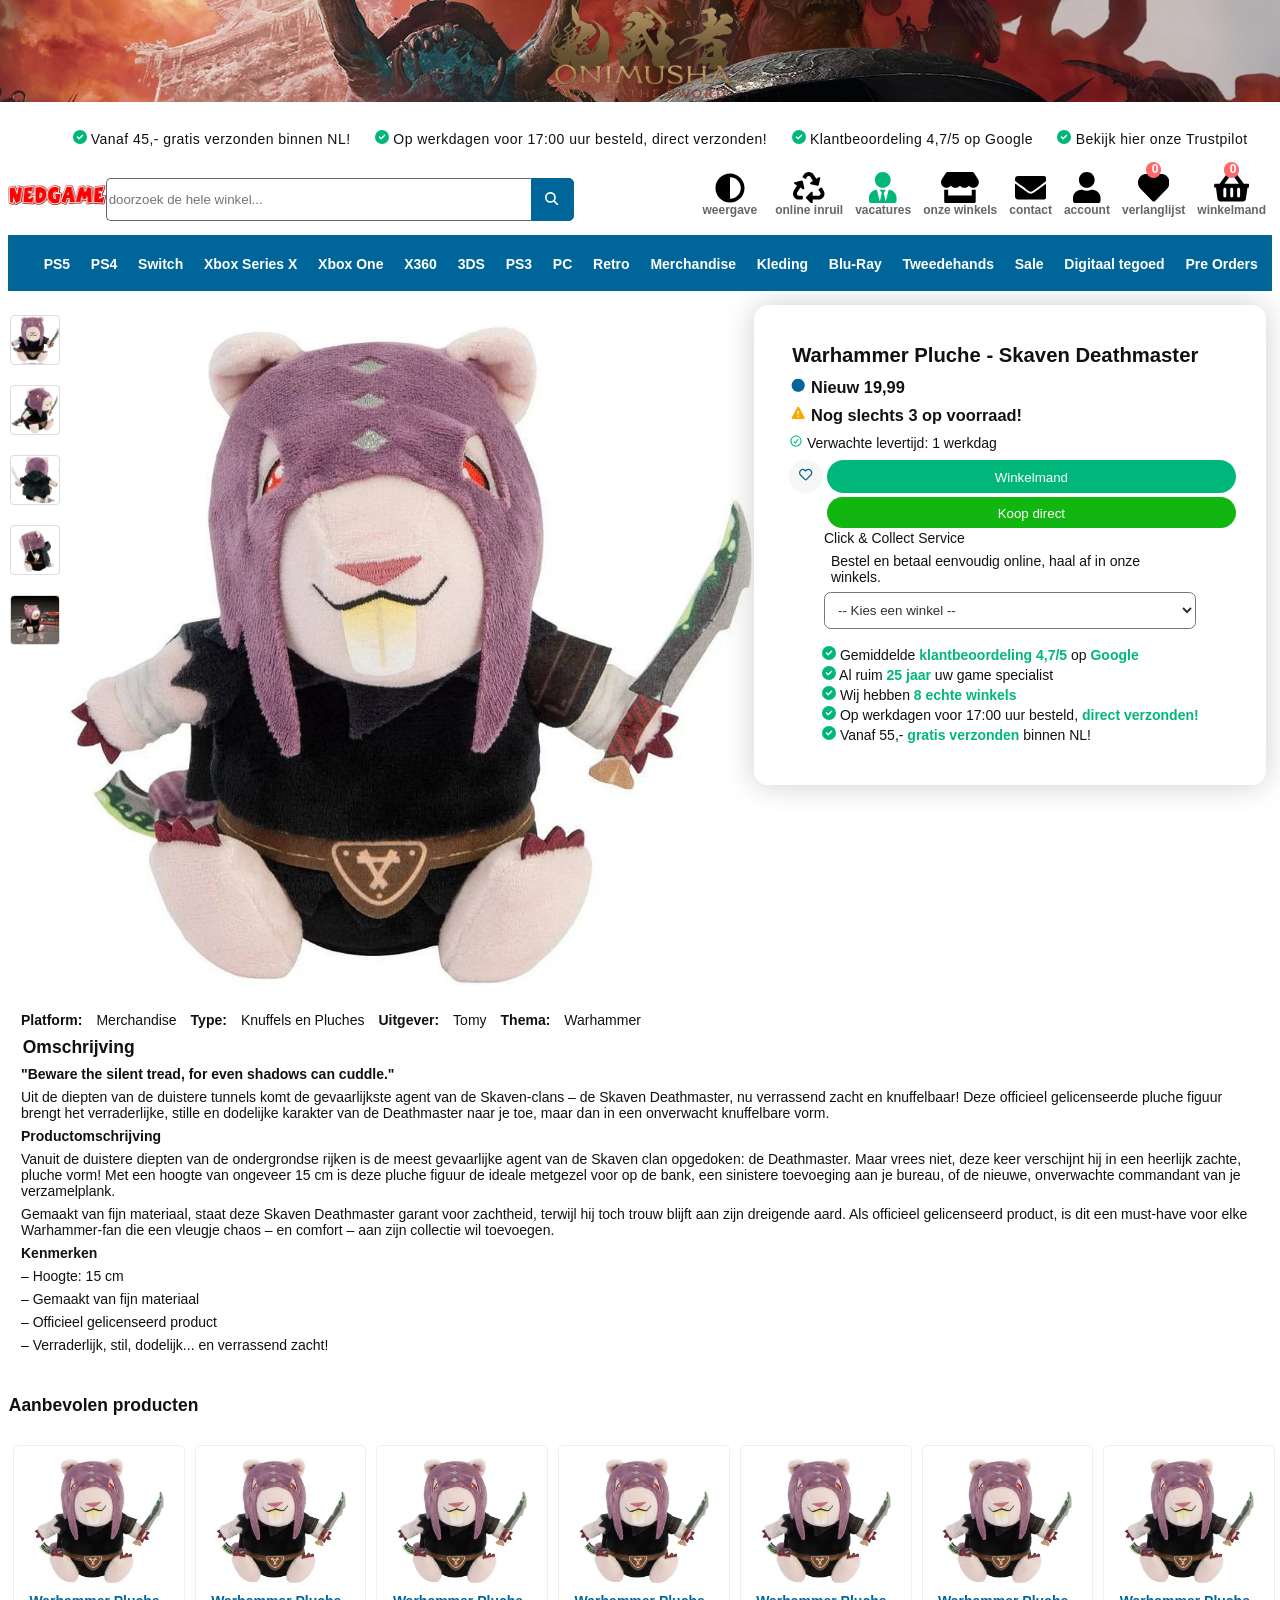
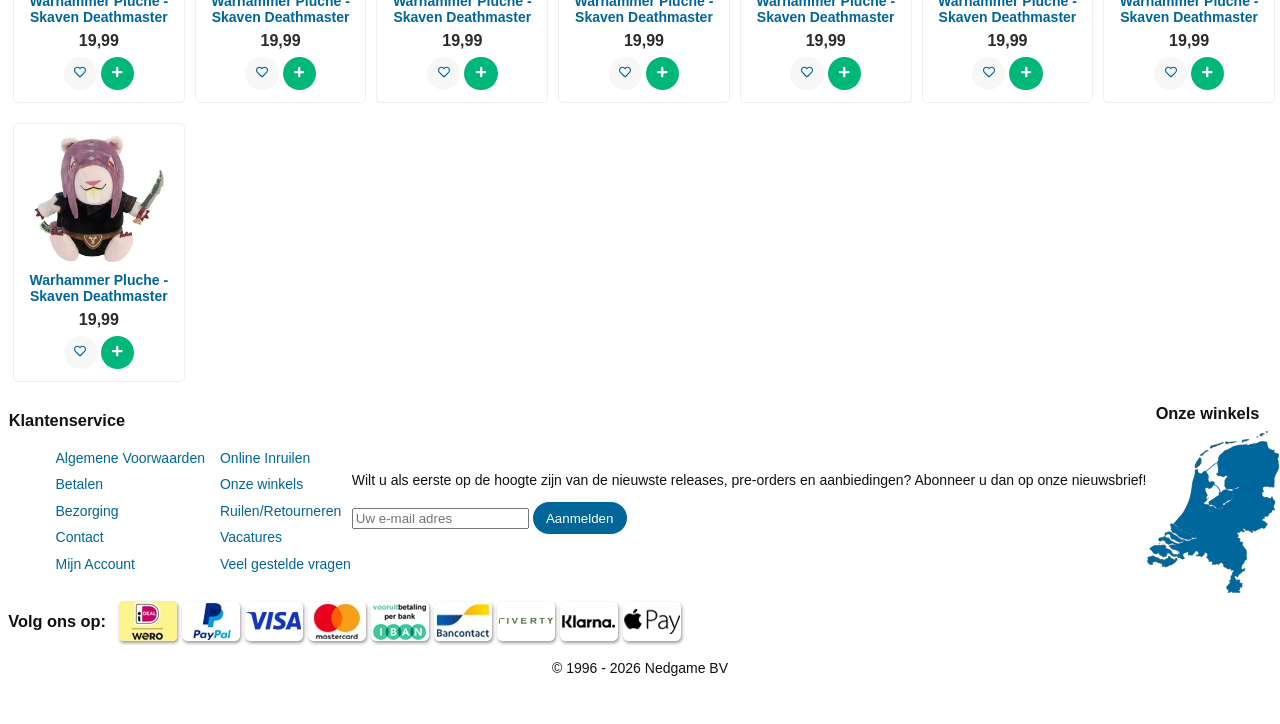
<file: product.html>
<!DOCTYPE html>
<html lang="nl">
	
<head>
	<meta charset="UTF-8">
	<meta name="author" content="jouw naam">
	<meta name="viewport" content="width=device-width, initial-scale=1">
	
	<title>Bababoey</title>
	
	<link href="styles/style.css" rel="stylesheet">
	<link rel="icon" type="image/svg+xml" href="images/icon.png">
</head>

<body>
	<div id="topbanner" class="desktopOnly">
		<img src="images/581_s4756884n2ht6247_banner.webp" alt="Funny dog :)">
	</div>
	<div id="container">
		<header>
			<nav class="mobileOnly">
				<div>
					<button>
					<svg xmlns="http://www.w3.org/2000/svg" viewBox="0 0 448 512"><!--!Font Awesome Free 6.7.1 by @fontawesome - https://fontawesome.com License - https://fontawesome.com/license/free Copyright 2024 Fonticons, Inc.--><path d="M448 64c0-17.7-14.3-32-32-32L32 32C14.3 32 0 46.3 0 64S14.3 96 32 96l384 0c17.7 0 32-14.3 32-32zm0 256c0-17.7-14.3-32-32-32L32 288c-17.7 0-32 14.3-32 32s14.3 32 32 32l384 0c17.7 0 32-14.3 32-32zM0 192c0 17.7 14.3 32 32 32l384 0c17.7 0 32-14.3 32-32s-14.3-32-32-32L32 160c-17.7 0-32 14.3-32 32zM448 448c0-17.7-14.3-32-32-32L32 416c-17.7 0-32 14.3-32 32s14.3 32 32 32l384 0c17.7 0 32-14.3 32-32z"/></svg>
					</button>
					<a href="index.html"><img src="images/logo-nedgame-light.webp" alt="Nedgame Logo" id="NedgameLogo"></a>
				</div>
				<div>
					<button onclick="toggleNachtModus()">
						<svg aria-label="Nacht mode button" xmlns="http://www.w3.org/2000/svg" viewBox="0 0 512 512"><!--!Font Awesome Free 6.7.1 by @fontawesome - https://fontawesome.com License - https://fontawesome.com/license/free Copyright 2024 Fonticons, Inc.--><path d="M8 256c0 137 111 248 248 248s248-111 248-248S393 8 256 8 8 119 8 256zm248 184V72c101.7 0 184 82.3 184 184 0 101.7-82.3 184-184 184z"/></svg>
					</button>
					<a href="index.html">
						<svg xmlns="http://www.w3.org/2000/svg" viewBox="0 0 616 512"><!--!Font Awesome Free 6.7.1 by @fontawesome - https://fontawesome.com License - https://fontawesome.com/license/free Copyright 2024 Fonticons, Inc.--><path d="M602 118.6L537.1 15C531.3 5.7 521 0 510 0H106C95 0 84.7 5.7 78.9 15L14 118.6c-33.5 53.5-3.8 127.9 58.8 136.4 4.5 .6 9.1 .9 13.7 .9 29.6 0 55.8-13 73.8-33.1 18 20.1 44.3 33.1 73.8 33.1 29.6 0 55.8-13 73.8-33.1 18 20.1 44.3 33.1 73.8 33.1 29.6 0 55.8-13 73.8-33.1 18.1 20.1 44.3 33.1 73.8 33.1 4.7 0 9.2-.3 13.7-.9 62.8-8.4 92.6-82.8 59-136.4zM529.5 288c-10 0-19.9-1.5-29.5-3.8V384H116v-99.8c-9.6 2.2-19.5 3.8-29.5 3.8-6 0-12.1-.4-18-1.2-5.6-.8-11.1-2.1-16.4-3.6V480c0 17.7 14.3 32 32 32h448c17.7 0 32-14.3 32-32V283.2c-5.4 1.6-10.8 2.9-16.4 3.6-6.1 .8-12.1 1.2-18.2 1.2z"/></svg>
					</a>
					<a href="index.html">
						<svg xmlns="http://www.w3.org/2000/svg" viewBox="0 0 448 512"><!--!Font Awesome Free 6.7.1 by @fontawesome - https://fontawesome.com License - https://fontawesome.com/license/free Copyright 2024 Fonticons, Inc.--><path d="M224 256c70.7 0 128-57.3 128-128S294.7 0 224 0 96 57.3 96 128s57.3 128 128 128zm89.6 32h-16.7c-22.2 10.2-46.9 16-72.9 16s-50.6-5.8-72.9-16h-16.7C60.2 288 0 348.2 0 422.4V464c0 26.5 21.5 48 48 48h352c26.5 0 48-21.5 48-48v-41.6c0-74.2-60.2-134.4-134.4-134.4z"/></svg>
					</a>
					<a href="index.html" class="counterbutton">
						<svg xmlns="http://www.w3.org/2000/svg" viewBox="0 0 512 512"><!--!Font Awesome Free 6.7.1 by @fontawesome - https://fontawesome.com License - https://fontawesome.com/license/free Copyright 2024 Fonticons, Inc.--><path d="M462.3 62.6C407.5 15.9 326 24.3 275.7 76.2L256 96.5l-19.7-20.3C186.1 24.3 104.5 15.9 49.7 62.6c-62.8 53.6-66.1 149.8-9.9 207.9l193.5 199.8c12.5 12.9 32.8 12.9 45.3 0l193.5-199.8c56.3-58.1 53-154.3-9.8-207.9z"/></svg>
						<span class="favcounter">0</span>
					</a>
					<a href="index.html" class="counterbutton">
						<svg xmlns="http://www.w3.org/2000/svg" viewBox="0 0 576 512"><!--!Font Awesome Free 6.7.1 by @fontawesome - https://fontawesome.com License - https://fontawesome.com/license/free Copyright 2024 Fonticons, Inc.--><path d="M576 216v16c0 13.3-10.7 24-24 24h-8l-26.1 182.8C514.5 462.4 494.3 480 470.4 480H105.6c-23.9 0-44.1-17.6-47.5-41.2L32 256h-8c-13.3 0-24-10.7-24-24v-16c0-13.3 10.7-24 24-24h67.3l106.8-146.8c10.4-14.3 30.4-17.5 44.7-7.1 14.3 10.4 17.5 30.4 7.1 44.7L170.5 192h235L326.1 82.8c-10.4-14.3-7.2-34.3 7.1-44.7 14.3-10.4 34.3-7.2 44.7 7.1L484.7 192H552c13.3 0 24 10.7 24 24zM312 392V280c0-13.3-10.7-24-24-24s-24 10.7-24 24v112c0 13.3 10.7 24 24 24s24-10.7 24-24zm112 0V280c0-13.3-10.7-24-24-24s-24 10.7-24 24v112c0 13.3 10.7 24 24 24s24-10.7 24-24zm-224 0V280c0-13.3-10.7-24-24-24s-24 10.7-24 24v112c0 13.3 10.7 24 24 24s24-10.7 24-24z"/></svg>
						<span class="cartcounter">0</span>
					</a>
				</div>
			</nav>
			<form class="mobileOnly">
				<input type="search" placeholder="doorzoek de hele winkel...">
				<button><svg xmlns="http://www.w3.org/2000/svg" viewBox="0 0 512 512"><!--!Font Awesome Free 6.7.1 by @fontawesome - https://fontawesome.com License - https://fontawesome.com/license/free Copyright 2024 Fonticons, Inc.--><path d="M416 208c0 45.9-14.9 88.3-40 122.7L502.6 457.4c12.5 12.5 12.5 32.8 0 45.3s-32.8 12.5-45.3 0L330.7 376c-34.4 25.2-76.8 40-122.7 40C93.1 416 0 322.9 0 208S93.1 0 208 0S416 93.1 416 208zM208 352a144 144 0 1 0 0-288 144 144 0 1 0 0 288z"/></svg></button>
			</form>
			<p class="mobileOnly"><svg xmlns="http://www.w3.org/2000/svg" viewBox="0 0 640 640"><!--!Font Awesome Free v7.3.1 by @fontawesome - https://fontawesome.com License - https://fontawesome.com/license/free Copyright 2026 Fonticons, Inc.--><path fill="#00b67a" d="M530.8 134.1C545.1 144.5 548.3 164.5 537.9 178.8L281.9 530.8C276.4 538.4 267.9 543.1 258.5 543.9C249.1 544.7 240 541.2 233.4 534.6L105.4 406.6C92.9 394.1 92.9 373.8 105.4 361.3C117.9 348.8 138.2 348.8 150.7 361.3L252.2 462.8L486.2 141.1C496.6 126.8 516.6 123.6 530.9 134z"/></svg> Vanaf 55,- <b>gratis verzonden</b> binnen NL!</p>
			<h1>Nedgame gameshop: videogames kopen, ook tweedehands games!</h1>
			<nav class="mobileOnly">
				<a href="index.html">PS5</a>
				<a href="index.html">PS4</a>
				<a href="index.html">Switch 2</a>
				<a href="index.html">Switch</a>
				<a href="index.html">Xbox Series X</a>
				<a href="index.html">Xbox One</a>
				<a href="index.html">X360</a>
				<a href="index.html">3DS</a>
				<a href="index.html">PS3</a>
				<a href="index.html">PC</a>
				<a href="index.html">Retro</a>
				<a href="index.html">Merchandise</a>
				<a href="index.html">Kleding</a>
				<a href="index.html">Blu-Ray</a>
				<a href="index.html">Tweedehands</a>
				<a href="index.html">Sale</a>
				<a href="index.html">Digitaal tegoed</a>
				<a href="index.html">Pre Orders</a>
			</nav>
			<ul class="desktopOnly">
				<li><svg xmlns="http://www.w3.org/2000/svg" viewBox="0 0 512 512"><!--!Font Awesome Free 6.7.1 by @fontawesome - https://fontawesome.com License - https://fontawesome.com/license/free Copyright 2024 Fonticons, Inc.--><path fill="#00b67a" d="M256 512A256 256 0 1 0 256 0a256 256 0 1 0 0 512zM369 209L241 337c-9.4 9.4-24.6 9.4-33.9 0l-64-64c-9.4-9.4-9.4-24.6 0-33.9s24.6-9.4 33.9 0l47 47L335 175c9.4-9.4 24.6-9.4 33.9 0s9.4 24.6 0 33.9z"/></svg> Vanaf 45,- <span>gratis verzonden</span> binnen NL!</li>
				<li><svg xmlns="http://www.w3.org/2000/svg" viewBox="0 0 512 512"><!--!Font Awesome Free 6.7.1 by @fontawesome - https://fontawesome.com License - https://fontawesome.com/license/free Copyright 2024 Fonticons, Inc.--><path fill="#00b67a" d="M256 512A256 256 0 1 0 256 0a256 256 0 1 0 0 512zM369 209L241 337c-9.4 9.4-24.6 9.4-33.9 0l-64-64c-9.4-9.4-9.4-24.6 0-33.9s24.6-9.4 33.9 0l47 47L335 175c9.4-9.4 24.6-9.4 33.9 0s9.4 24.6 0 33.9z"/></svg> Op werkdagen voor 17:00 uur besteld, <span>direct verzonden</span>!</li>
				<li><svg xmlns="http://www.w3.org/2000/svg" viewBox="0 0 512 512"><!--!Font Awesome Free 6.7.1 by @fontawesome - https://fontawesome.com License - https://fontawesome.com/license/free Copyright 2024 Fonticons, Inc.--><path fill="#00b67a" d="M256 512A256 256 0 1 0 256 0a256 256 0 1 0 0 512zM369 209L241 337c-9.4 9.4-24.6 9.4-33.9 0l-64-64c-9.4-9.4-9.4-24.6 0-33.9s24.6-9.4 33.9 0l47 47L335 175c9.4-9.4 24.6-9.4 33.9 0s9.4 24.6 0 33.9z"/></svg> <span>Klantbeoordeling 4,7/5</span> op <span>Google</span></li>
				<li><svg xmlns="http://www.w3.org/2000/svg" viewBox="0 0 512 512"><!--!Font Awesome Free 6.7.1 by @fontawesome - https://fontawesome.com License - https://fontawesome.com/license/free Copyright 2024 Fonticons, Inc.--><path fill="#00b67a" d="M256 512A256 256 0 1 0 256 0a256 256 0 1 0 0 512zM369 209L241 337c-9.4 9.4-24.6 9.4-33.9 0l-64-64c-9.4-9.4-9.4-24.6 0-33.9s24.6-9.4 33.9 0l47 47L335 175c9.4-9.4 24.6-9.4 33.9 0s9.4 24.6 0 33.9z"/></svg> Bekijk hier onze <span>Trustpilot</span></li>
			</ul>
			<div class="desktopOnly">
				<a href="index.html">
					<img src="images/logo-nedgame-light.webp" alt="Nedgame Logo">
				</a>
				<form>
					<input type="search" placeholder="doorzoek de hele winkel...">
					<button><svg xmlns="http://www.w3.org/2000/svg" viewBox="0 0 512 512"><!--!Font Awesome Free 6.7.1 by @fontawesome - https://fontawesome.com License - https://fontawesome.com/license/free Copyright 2024 Fonticons, Inc.--><path d="M416 208c0 45.9-14.9 88.3-40 122.7L502.6 457.4c12.5 12.5 12.5 32.8 0 45.3s-32.8 12.5-45.3 0L330.7 376c-34.4 25.2-76.8 40-122.7 40C93.1 416 0 322.9 0 208S93.1 0 208 0S416 93.1 416 208zM208 352a144 144 0 1 0 0-288 144 144 0 1 0 0 288z"/></svg></button>
				</form>
				<nav>
					<button onclick="toggleNachtModus()">
						<svg aria-label="Nacht mode button" xmlns="http://www.w3.org/2000/svg" viewBox="0 0 512 512"><!--!Font Awesome Free 6.7.1 by @fontawesome - https://fontawesome.com License - https://fontawesome.com/license/free Copyright 2024 Fonticons, Inc.--><path d="M8 256c0 137 111 248 248 248s248-111 248-248S393 8 256 8 8 119 8 256zm248 184V72c101.7 0 184 82.3 184 184 0 101.7-82.3 184-184 184z"/></svg>
						<span>weergave</span>
					</button>
					<a href="index.html">
						<svg xmlns="http://www.w3.org/2000/svg" viewBox="0 0 512 512"><!--!Font Awesome Free 6.7.1 by @fontawesome - https://fontawesome.com License - https://fontawesome.com/license/free Copyright 2024 Fonticons, Inc.--><path d="M184.6 261.9c3.2 14-12.1 24.6-24.1 17.2l-40.7-25.5-50.9 81.4C55.6 356.3 71 384 96 384H148c6.6 0 12 5.4 12 12v40c0 6.6-5.4 12-12 12H96.1c-75.3 0-121.3-83-81.4-146.9l50.8-81.4-40.7-25.4c-12.1-7.5-9-26 4.9-29.2l110.2-25.5c8.6-2 17.2 3.4 19.2 12l25.5 110.2zm98.6-182.9l41.3 66.1-40.7 25.5c-12.1 7.5-9 26 4.9 29.2l110.2 25.5c8.7 2 17.2-3.4 19.2-12l25.5-110.2c3.2-13.8-12-24.7-24.1-17.2l-40.7 25.4-41.3-66.1c-37.5-60-125.2-60.2-162.8 0l-18 28.8c-3.5 5.6-1.8 13 3.8 16.5l33.9 21.2c5.6 3.5 13 1.8 16.5-3.8l18-28.7c12.7-20.3 42-19.7 54.3 0zM497.3 301.1l-27.5-44.1c-3.5-5.6-10.9-7.3-16.5-3.8l-33.9 21.2c-5.6 3.5-7.3 10.9-3.8 16.5l27.6 44.1c13.3 21.2-2.1 49-27.1 49H320V336c0-14.2-17.2-21.4-27.3-11.3l-80 80c-6.2 6.2-6.2 16.4 0 22.6l80 80C302.7 517.3 320 510.3 320 496V448h95.9c75.3 0 121.3-83 81.4-146.9z"/></svg>
						<span>online inruil</span>
					</a>
					<a href="index.html">
						<svg xmlns="http://www.w3.org/2000/svg" viewBox="0 0 448 512"><!--!Font Awesome Free 6.7.1 by @fontawesome - https://fontawesome.com License - https://fontawesome.com/license/free Copyright 2024 Fonticons, Inc.--><path d="M224 256c70.7 0 128-57.3 128-128S294.7 0 224 0 96 57.3 96 128s57.3 128 128 128zm95.8 32.6L272 480l-32-136 32-56h-96l32 56-32 136-47.8-191.4C56.9 292 0 350.3 0 422.4V464c0 26.5 21.5 48 48 48h352c26.5 0 48-21.5 48-48v-41.6c0-72.1-56.9-130.4-128.2-133.8z"/></svg>
						<span>vacatures</span>
					</a>
					<a href="index.html">
						<svg xmlns="http://www.w3.org/2000/svg" viewBox="0 0 616 512"><!--!Font Awesome Free 6.7.1 by @fontawesome - https://fontawesome.com License - https://fontawesome.com/license/free Copyright 2024 Fonticons, Inc.--><path d="M602 118.6L537.1 15C531.3 5.7 521 0 510 0H106C95 0 84.7 5.7 78.9 15L14 118.6c-33.5 53.5-3.8 127.9 58.8 136.4 4.5 .6 9.1 .9 13.7 .9 29.6 0 55.8-13 73.8-33.1 18 20.1 44.3 33.1 73.8 33.1 29.6 0 55.8-13 73.8-33.1 18 20.1 44.3 33.1 73.8 33.1 29.6 0 55.8-13 73.8-33.1 18.1 20.1 44.3 33.1 73.8 33.1 4.7 0 9.2-.3 13.7-.9 62.8-8.4 92.6-82.8 59-136.4zM529.5 288c-10 0-19.9-1.5-29.5-3.8V384H116v-99.8c-9.6 2.2-19.5 3.8-29.5 3.8-6 0-12.1-.4-18-1.2-5.6-.8-11.1-2.1-16.4-3.6V480c0 17.7 14.3 32 32 32h448c17.7 0 32-14.3 32-32V283.2c-5.4 1.6-10.8 2.9-16.4 3.6-6.1 .8-12.1 1.2-18.2 1.2z"/></svg>
						<span>onze winkels</span>
					</a>
					<a href="index.html">
						<svg xmlns="http://www.w3.org/2000/svg" viewBox="0 0 512 512"><!--!Font Awesome Free 6.7.1 by @fontawesome - https://fontawesome.com License - https://fontawesome.com/license/free Copyright 2024 Fonticons, Inc.--><path d="M502.3 190.8c3.9-3.1 9.7-.2 9.7 4.7V400c0 26.5-21.5 48-48 48H48c-26.5 0-48-21.5-48-48V195.6c0-5 5.7-7.8 9.7-4.7 22.4 17.4 52.1 39.5 154.1 113.6 21.1 15.4 56.7 47.8 92.2 47.6 35.7 .3 72-32.8 92.3-47.6 102-74.1 131.6-96.3 154-113.7zM256 320c23.2 .4 56.6-29.2 73.4-41.4 132.7-96.3 142.8-104.7 173.4-128.7 5.8-4.5 9.2-11.5 9.2-18.9v-19c0-26.5-21.5-48-48-48H48C21.5 64 0 85.5 0 112v19c0 7.4 3.4 14.3 9.2 18.9 30.6 23.9 40.7 32.4 173.4 128.7 16.8 12.2 50.2 41.8 73.4 41.4z"/></svg>
						<span>contact</span>
					</a>
					<a href="index.html">
						<svg xmlns="http://www.w3.org/2000/svg" viewBox="0 0 448 512"><!--!Font Awesome Free 6.7.1 by @fontawesome - https://fontawesome.com License - https://fontawesome.com/license/free Copyright 2024 Fonticons, Inc.--><path d="M224 256c70.7 0 128-57.3 128-128S294.7 0 224 0 96 57.3 96 128s57.3 128 128 128zm89.6 32h-16.7c-22.2 10.2-46.9 16-72.9 16s-50.6-5.8-72.9-16h-16.7C60.2 288 0 348.2 0 422.4V464c0 26.5 21.5 48 48 48h352c26.5 0 48-21.5 48-48v-41.6c0-74.2-60.2-134.4-134.4-134.4z"/></svg>
						<span>account</span>
					</a>
					<a href="index.html" class="counterbutton">
						<svg xmlns="http://www.w3.org/2000/svg" viewBox="0 0 512 512"><!--!Font Awesome Free 6.7.1 by @fontawesome - https://fontawesome.com License - https://fontawesome.com/license/free Copyright 2024 Fonticons, Inc.--><path d="M462.3 62.6C407.5 15.9 326 24.3 275.7 76.2L256 96.5l-19.7-20.3C186.1 24.3 104.5 15.9 49.7 62.6c-62.8 53.6-66.1 149.8-9.9 207.9l193.5 199.8c12.5 12.9 32.8 12.9 45.3 0l193.5-199.8c56.3-58.1 53-154.3-9.8-207.9z"/></svg>
						<span class="favcounter">0</span>
						<span>verlanglijst</span>
					</a>
					<a href="index.html" class="counterbutton">
						<svg xmlns="http://www.w3.org/2000/svg" viewBox="0 0 576 512"><!--!Font Awesome Free 6.7.1 by @fontawesome - https://fontawesome.com License - https://fontawesome.com/license/free Copyright 2024 Fonticons, Inc.--><path d="M576 216v16c0 13.3-10.7 24-24 24h-8l-26.1 182.8C514.5 462.4 494.3 480 470.4 480H105.6c-23.9 0-44.1-17.6-47.5-41.2L32 256h-8c-13.3 0-24-10.7-24-24v-16c0-13.3 10.7-24 24-24h67.3l106.8-146.8c10.4-14.3 30.4-17.5 44.7-7.1 14.3 10.4 17.5 30.4 7.1 44.7L170.5 192h235L326.1 82.8c-10.4-14.3-7.2-34.3 7.1-44.7 14.3-10.4 34.3-7.2 44.7 7.1L484.7 192H552c13.3 0 24 10.7 24 24zM312 392V280c0-13.3-10.7-24-24-24s-24 10.7-24 24v112c0 13.3 10.7 24 24 24s24-10.7 24-24zm112 0V280c0-13.3-10.7-24-24-24s-24 10.7-24 24v112c0 13.3 10.7 24 24 24s24-10.7 24-24zm-224 0V280c0-13.3-10.7-24-24-24s-24 10.7-24 24v112c0 13.3 10.7 24 24 24s24-10.7 24-24z"/></svg>
						<span class="cartcounter">0</span>
						<span>winkelmand</span>
					</a>
				</nav>
			</div>
			<nav class="desktopOnly">
				<a href="https://www.nedgame.nl/playstation-5">PS5</a>
				<a href="https://www.nedgame.nl/playstation-4/">PS4</a>
				<a href="https://www.nedgame.nl/nintendo-switch/">Switch</a>
				<a href="https://www.nedgame.nl/xbox-series-x">Xbox Series X</a>
				<a href="https://www.nedgame.nl/xbox-one/">Xbox One</a>
				<a href="https://www.nedgame.nl/xbox-360/">X360</a>
				<a href="https://www.nedgame.nl/nintendo-3ds/">3DS</a>
				<a href="https://www.nedgame.nl/playstation-3/">PS3</a>
				<a href="https://www.nedgame.nl/pc-gaming/">PC</a>
				<a href="https://www.nedgame.nl/retro/">Retro</a>
				<a href="https://www.nedgame.nl/merchandise/">Merchandise</a>
				<a href="https://www.nedgame.nl/kleding/">Kleding</a>
				<a href="https://www.nedgame.nl/blu-ray/">Blu-Ray</a>
				<a href="https://www.nedgame.nl/tweedehands/">Tweedehands</a>
				<a href="https://www.nedgame.nl/zoek/overig:aanbiedingen/">Sale</a>
				<a href="https://www.nedgame.nl/zoek/type:pre-paid-cards/">Digitaal tegoed</a>
				<a href="https://www.nedgame.nl/pre-orders/">Pre Orders</a>
			</nav>
		</header>
		<main>
			<h1 class="mobileOnly">Warhammer Pluche - Skaven Deathmaster</h1>
			<div id="productandinfo">
				<div id="productSlider">
					<div id="productSlides">
						<div id="slide-1">
							<img alt="Foto van Skaven Pluche van de voorkant" src="images/bigskaven.jpg">
						</div>
						<div id="slide-2">
							<img alt="Foto van Skaven Pluche van schuin" src="images/bigskaven2.jpg">
						</div>
						<div id="slide-3">
							<img alt="Foto van Skaven Pluche van de zijkant" src="images/bigskaven3.jpg">
						</div>
						<div id="slide-4">
							<img alt="Foto van Skaven Pluche van achteren" src="images/bigskaven4.jpg">
						</div>
						<div id="slide-5">
							<img alt="Foto van Skaven Pluche naast een paar Warhammer boeken" src="images/bigskaven5.jpg">
						</div>
					</div>
					<div>
						<a href="#slide-1" style="background-image:url('images/bigskaven.jpg');" aria-label="Plaatje 1 selecteer knop"></a>
						<a href="#slide-2" style="background-image:url('images/bigskaven2.jpg');" aria-label="Plaatje 2 selecteer knop"></a>
						<a href="#slide-3" style="background-image:url('images/bigskaven3.jpg');" aria-label="Plaatje 3 selecteer knop"></a>
						<a href="#slide-4" style="background-image:url('images/bigskaven4.jpg');" aria-label="Plaatje 4 selecteer knop"></a>
						<a href="#slide-5" style="background-image:url('images/bigskaven5.jpg');" aria-label="Plaatje 5 selecteer knop"></a>
					</div>
				</div>
				<div id="info">
					<h2 class="desktopOnly">Warhammer Pluche - Skaven Deathmaster</h2>
					<h3><svg xmlns="http://www.w3.org/2000/svg" viewBox="0 0 640 640"><!--!Font Awesome Free v7.3.1 by @fontawesome - https://fontawesome.com License - https://fontawesome.com/license/free Copyright 2026 Fonticons, Inc.--><path fill="#00669b" d="M64 320C64 178.6 178.6 64 320 64C461.4 64 576 178.6 576 320C576 461.4 461.4 576 320 576C178.6 576 64 461.4 64 320z"/></svg> Nieuw 19,99</h3>
					<h3><svg xmlns="http://www.w3.org/2000/svg" viewBox="0 0 640 640"><!--!Font Awesome Free v7.3.1 by @fontawesome - https://fontawesome.com License - https://fontawesome.com/license/free Copyright 2026 Fonticons, Inc.--><path fill="#ffa500" d="M320 64C334.7 64 348.2 72.1 355.2 85L571.2 485C577.9 497.4 577.6 512.4 570.4 524.5C563.2 536.6 550.1 544 536 544L104 544C89.9 544 76.8 536.6 69.6 524.5C62.4 512.4 62.1 497.4 68.8 485L284.8 85C291.8 72.1 305.3 64 320 64zM320 416C302.3 416 288 430.3 288 448C288 465.7 302.3 480 320 480C337.7 480 352 465.7 352 448C352 430.3 337.7 416 320 416zM320 224C301.8 224 287.3 239.5 288.6 257.7L296 361.7C296.9 374.2 307.4 384 319.9 384C332.5 384 342.9 374.3 343.8 361.7L351.2 257.7C352.5 239.5 338.1 224 319.8 224z"/></svg> Nog slechts 3 op voorraad!</h3>
					<p><svg xmlns="http://www.w3.org/2000/svg" viewBox="0 0 640 640"><!--!Font Awesome Free v7.3.1 by @fontawesome - https://fontawesome.com License - https://fontawesome.com/license/free Copyright 2026 Fonticons, Inc.--><path fill="#00b67a" d="M320 576C178.6 576 64 461.4 64 320C64 178.6 178.6 64 320 64C461.4 64 576 178.6 576 320C576 461.4 461.4 576 320 576zM320 112C205.1 112 112 205.1 112 320C112 434.9 205.1 528 320 528C434.9 528 528 434.9 528 320C528 205.1 434.9 112 320 112zM390.7 233.9C398.5 223.2 413.5 220.8 424.2 228.6C434.9 236.4 437.3 251.4 429.5 262.1L307.4 430.1C303.3 435.8 296.9 439.4 289.9 439.9C282.9 440.4 276 437.9 271.1 433L215.2 377.1C205.8 367.7 205.8 352.5 215.2 343.2C224.6 333.9 239.8 333.8 249.1 343.2L285.1 379.2L390.7 234z"/></svg> Verwachte levertijd: 1 werkdag</p>
					<div id="koopbuttons">
						<button class="fav"><svg xmlns="http://www.w3.org/2000/svg" viewBox="0 0 512 512"><!--!Font Awesome Free 6.7.1 by @fontawesome - https://fontawesome.com License - https://fontawesome.com/license/free Copyright 2024 Fonticons, Inc.--><path d="M458.4 64.3C400.6 15.7 311.3 23 256 79.3 200.7 23 111.4 15.6 53.6 64.3-21.6 127.6-10.6 230.8 43 285.5l175.4 178.7c10 10.2 23.4 15.9 37.6 15.9 14.3 0 27.6-5.6 37.6-15.8L469 285.6c53.5-54.7 64.7-157.9-10.6-221.3zm-23.6 187.5L259.4 430.5c-2.4 2.4-4.4 2.4-6.8 0L77.2 251.8c-36.5-37.2-43.9-107.6 7.3-150.7 38.9-32.7 98.9-27.8 136.5 10.5l35 35.7 35-35.7c37.8-38.5 97.8-43.2 136.5-10.6 51.1 43.1 43.5 113.9 7.3 150.8z"/></svg></button>
						<button>Winkelmand</button>
						<button>Koop direct</button>
					</div>
					<div>
						<span>Click & Collect Service</span>
						<p>Bestel en betaal eenvoudig online, haal af in onze winkels.</p>
						<select>
							<option>-- Kies een winkel --</option>
							<option>Amersfoort</option>
							<option>Apeldoorn</option>
							<option>Dordrecht</option>
							<option>Gouda</option>
							<option>Groningen</option>
							<option>Leiden</option>
							<option>Nijmegen</option>
							<option>Tilburg</option>
						</select>
					</div>
					<ul>
						<li><svg xmlns="http://www.w3.org/2000/svg" viewBox="0 0 512 512"><!--!Font Awesome Free 6.7.1 by @fontawesome - https://fontawesome.com License - https://fontawesome.com/license/free Copyright 2024 Fonticons, Inc.--><path fill="#00b67a" d="M256 512A256 256 0 1 0 256 0a256 256 0 1 0 0 512zM369 209L241 337c-9.4 9.4-24.6 9.4-33.9 0l-64-64c-9.4-9.4-9.4-24.6 0-33.9s24.6-9.4 33.9 0l47 47L335 175c9.4-9.4 24.6-9.4 33.9 0s9.4 24.6 0 33.9z"/></svg> Gemiddelde <b>klantbeoordeling 4,7/5</b> op <b>Google</b></li>
						<li><svg xmlns="http://www.w3.org/2000/svg" viewBox="0 0 512 512"><!--!Font Awesome Free 6.7.1 by @fontawesome - https://fontawesome.com License - https://fontawesome.com/license/free Copyright 2024 Fonticons, Inc.--><path fill="#00b67a" d="M256 512A256 256 0 1 0 256 0a256 256 0 1 0 0 512zM369 209L241 337c-9.4 9.4-24.6 9.4-33.9 0l-64-64c-9.4-9.4-9.4-24.6 0-33.9s24.6-9.4 33.9 0l47 47L335 175c9.4-9.4 24.6-9.4 33.9 0s9.4 24.6 0 33.9z"/></svg> Al ruim <b>25 jaar</b> uw game specialist</li>
						<li><svg xmlns="http://www.w3.org/2000/svg" viewBox="0 0 512 512"><!--!Font Awesome Free 6.7.1 by @fontawesome - https://fontawesome.com License - https://fontawesome.com/license/free Copyright 2024 Fonticons, Inc.--><path fill="#00b67a" d="M256 512A256 256 0 1 0 256 0a256 256 0 1 0 0 512zM369 209L241 337c-9.4 9.4-24.6 9.4-33.9 0l-64-64c-9.4-9.4-9.4-24.6 0-33.9s24.6-9.4 33.9 0l47 47L335 175c9.4-9.4 24.6-9.4 33.9 0s9.4 24.6 0 33.9z"/></svg> Wij hebben <b>8 echte winkels</b></li>
						<li><svg xmlns="http://www.w3.org/2000/svg" viewBox="0 0 512 512"><!--!Font Awesome Free 6.7.1 by @fontawesome - https://fontawesome.com License - https://fontawesome.com/license/free Copyright 2024 Fonticons, Inc.--><path fill="#00b67a" d="M256 512A256 256 0 1 0 256 0a256 256 0 1 0 0 512zM369 209L241 337c-9.4 9.4-24.6 9.4-33.9 0l-64-64c-9.4-9.4-9.4-24.6 0-33.9s24.6-9.4 33.9 0l47 47L335 175c9.4-9.4 24.6-9.4 33.9 0s9.4 24.6 0 33.9z"/></svg> Op werkdagen voor 17:00 uur besteld, <b>direct verzonden!</b></li>
						<li><svg xmlns="http://www.w3.org/2000/svg" viewBox="0 0 512 512"><!--!Font Awesome Free 6.7.1 by @fontawesome - https://fontawesome.com License - https://fontawesome.com/license/free Copyright 2024 Fonticons, Inc.--><path fill="#00b67a" d="M256 512A256 256 0 1 0 256 0a256 256 0 1 0 0 512zM369 209L241 337c-9.4 9.4-24.6 9.4-33.9 0l-64-64c-9.4-9.4-9.4-24.6 0-33.9s24.6-9.4 33.9 0l47 47L335 175c9.4-9.4 24.6-9.4 33.9 0s9.4 24.6 0 33.9z"/></svg> Vanaf 55,- <b>gratis verzonden</b> binnen NL!</li>
					</ul>
				</div>
			</div>
			<dl>
				<dt>Platform:</dt>
				<dd>Merchandise</dd>
				<dt>Type:</dt>
				<dd>Knuffels en Pluches</dd>
				<dt>Uitgever:</dt>
				<dd>Tomy</dd>
				<dt>Thema:</dt>
				<dd>Warhammer</dd>
			</dl>
			<div id="productDescription">
				<h2>Omschrijving</h2>
				<p><b>"Beware the silent tread, for even shadows can cuddle."</b></p>
				<p>Uit de diepten van de duistere tunnels komt de gevaarlijkste agent van de Skaven-clans – de Skaven Deathmaster, nu verrassend zacht en knuffelbaar! Deze officieel gelicenseerde pluche figuur brengt het verraderlijke, stille en dodelijke karakter van de Deathmaster naar je toe, maar dan in een onverwacht knuffelbare vorm.
				<p><b>Productomschrijving</b></p>
				<p>Vanuit de duistere diepten van de ondergrondse rijken is de meest gevaarlijke agent van de Skaven clan opgedoken: de Deathmaster. Maar vrees niet, deze keer verschijnt hij in een heerlijk zachte, pluche vorm! Met een hoogte van ongeveer 15 cm is deze pluche figuur de ideale metgezel voor op de bank, een sinistere toevoeging aan je bureau, of de nieuwe, onverwachte commandant van je verzamelplank.</p>
				<p>Gemaakt van fijn materiaal, staat deze Skaven Deathmaster garant voor zachtheid, terwijl hij toch trouw blijft aan zijn dreigende aard. Als officieel gelicenseerd product, is dit een must-have voor elke Warhammer-fan die een vleugje chaos – en comfort – aan zijn collectie wil toevoegen.</p>
				<p><b>Kenmerken</b></p>
				<p>– Hoogte: 15 cm</p>
				<p>– Gemaakt van fijn materiaal</p>
				<p>– Officieel gelicenseerd product</p>
				<p>– Verraderlijk, stil, dodelijk... en verrassend zacht!</p>
			</div>
			<section>
				<h2>Aanbevolen producten</h2>
				<div class="productswrapper">
					<article class="productFloater">
						<img src="images/skaven.webp" alt="Plaatje van een Skaven pluche">
						<h3><a href="product.html">Warhammer Pluche - Skaven Deathmaster</a></h3>
						<span>19,99</span>
						<button class="fav" aria-label="Favoriet item button"><svg xmlns="http://www.w3.org/2000/svg" viewBox="0 0 512 512"><!--!Font Awesome Free 6.7.1 by @fontawesome - https://fontawesome.com License - https://fontawesome.com/license/free Copyright 2024 Fonticons, Inc.--><path d="M458.4 64.3C400.6 15.7 311.3 23 256 79.3 200.7 23 111.4 15.6 53.6 64.3-21.6 127.6-10.6 230.8 43 285.5l175.4 178.7c10 10.2 23.4 15.9 37.6 15.9 14.3 0 27.6-5.6 37.6-15.8L469 285.6c53.5-54.7 64.7-157.9-10.6-221.3zm-23.6 187.5L259.4 430.5c-2.4 2.4-4.4 2.4-6.8 0L77.2 251.8c-36.5-37.2-43.9-107.6 7.3-150.7 38.9-32.7 98.9-27.8 136.5 10.5l35 35.7 35-35.7c37.8-38.5 97.8-43.2 136.5-10.6 51.1 43.1 43.5 113.9 7.3 150.8z"/></svg></button>
						<button aria-label="Item toevoegen aan winkelmandje button"><svg xmlns="http://www.w3.org/2000/svg" viewBox="0 0 448 512"><!--!Font Awesome Free 6.7.1 by @fontawesome - https://fontawesome.com License - https://fontawesome.com/license/free Copyright 2024 Fonticons, Inc.--><path d="M416 208H272V64c0-17.7-14.3-32-32-32h-32c-17.7 0-32 14.3-32 32v144H32c-17.7 0-32 14.3-32 32v32c0 17.7 14.3 32 32 32h144v144c0 17.7 14.3 32 32 32h32c17.7 0 32-14.3 32-32V304h144c17.7 0 32-14.3 32-32v-32c0-17.7-14.3-32-32-32z"/></svg></button>
					</article>
					<article class="productFloater">
						<img src="images/skaven.webp" alt="Plaatje van een Skaven pluche">
						<h3><a href="product.html">Warhammer Pluche - Skaven Deathmaster</a></h3>
						<span>19,99</span>
						<button class="fav" aria-label="Favoriet item button"><svg xmlns="http://www.w3.org/2000/svg" viewBox="0 0 512 512"><!--!Font Awesome Free 6.7.1 by @fontawesome - https://fontawesome.com License - https://fontawesome.com/license/free Copyright 2024 Fonticons, Inc.--><path d="M458.4 64.3C400.6 15.7 311.3 23 256 79.3 200.7 23 111.4 15.6 53.6 64.3-21.6 127.6-10.6 230.8 43 285.5l175.4 178.7c10 10.2 23.4 15.9 37.6 15.9 14.3 0 27.6-5.6 37.6-15.8L469 285.6c53.5-54.7 64.7-157.9-10.6-221.3zm-23.6 187.5L259.4 430.5c-2.4 2.4-4.4 2.4-6.8 0L77.2 251.8c-36.5-37.2-43.9-107.6 7.3-150.7 38.9-32.7 98.9-27.8 136.5 10.5l35 35.7 35-35.7c37.8-38.5 97.8-43.2 136.5-10.6 51.1 43.1 43.5 113.9 7.3 150.8z"/></svg></button>
						<button aria-label="Item toevoegen aan winkelmandje button"><svg xmlns="http://www.w3.org/2000/svg" viewBox="0 0 448 512"><!--!Font Awesome Free 6.7.1 by @fontawesome - https://fontawesome.com License - https://fontawesome.com/license/free Copyright 2024 Fonticons, Inc.--><path d="M416 208H272V64c0-17.7-14.3-32-32-32h-32c-17.7 0-32 14.3-32 32v144H32c-17.7 0-32 14.3-32 32v32c0 17.7 14.3 32 32 32h144v144c0 17.7 14.3 32 32 32h32c17.7 0 32-14.3 32-32V304h144c17.7 0 32-14.3 32-32v-32c0-17.7-14.3-32-32-32z"/></svg></button>
					</article>
					<article class="productFloater">
						<img src="images/skaven.webp" alt="Plaatje van een Skaven pluche">
						<h3><a href="product.html">Warhammer Pluche - Skaven Deathmaster</a></h3>
						<span>19,99</span>
						<button class="fav" aria-label="Favoriet item button"><svg xmlns="http://www.w3.org/2000/svg" viewBox="0 0 512 512"><!--!Font Awesome Free 6.7.1 by @fontawesome - https://fontawesome.com License - https://fontawesome.com/license/free Copyright 2024 Fonticons, Inc.--><path d="M458.4 64.3C400.6 15.7 311.3 23 256 79.3 200.7 23 111.4 15.6 53.6 64.3-21.6 127.6-10.6 230.8 43 285.5l175.4 178.7c10 10.2 23.4 15.9 37.6 15.9 14.3 0 27.6-5.6 37.6-15.8L469 285.6c53.5-54.7 64.7-157.9-10.6-221.3zm-23.6 187.5L259.4 430.5c-2.4 2.4-4.4 2.4-6.8 0L77.2 251.8c-36.5-37.2-43.9-107.6 7.3-150.7 38.9-32.7 98.9-27.8 136.5 10.5l35 35.7 35-35.7c37.8-38.5 97.8-43.2 136.5-10.6 51.1 43.1 43.5 113.9 7.3 150.8z"/></svg></button>
						<button aria-label="Item toevoegen aan winkelmandje button"><svg xmlns="http://www.w3.org/2000/svg" viewBox="0 0 448 512"><!--!Font Awesome Free 6.7.1 by @fontawesome - https://fontawesome.com License - https://fontawesome.com/license/free Copyright 2024 Fonticons, Inc.--><path d="M416 208H272V64c0-17.7-14.3-32-32-32h-32c-17.7 0-32 14.3-32 32v144H32c-17.7 0-32 14.3-32 32v32c0 17.7 14.3 32 32 32h144v144c0 17.7 14.3 32 32 32h32c17.7 0 32-14.3 32-32V304h144c17.7 0 32-14.3 32-32v-32c0-17.7-14.3-32-32-32z"/></svg></button>
					</article>
					<article class="productFloater">
						<img src="images/skaven.webp" alt="Plaatje van een Skaven pluche">
						<h3><a href="product.html">Warhammer Pluche - Skaven Deathmaster</a></h3>
						<span>19,99</span>
						<button class="fav" aria-label="Favoriet item button"><svg xmlns="http://www.w3.org/2000/svg" viewBox="0 0 512 512"><!--!Font Awesome Free 6.7.1 by @fontawesome - https://fontawesome.com License - https://fontawesome.com/license/free Copyright 2024 Fonticons, Inc.--><path d="M458.4 64.3C400.6 15.7 311.3 23 256 79.3 200.7 23 111.4 15.6 53.6 64.3-21.6 127.6-10.6 230.8 43 285.5l175.4 178.7c10 10.2 23.4 15.9 37.6 15.9 14.3 0 27.6-5.6 37.6-15.8L469 285.6c53.5-54.7 64.7-157.9-10.6-221.3zm-23.6 187.5L259.4 430.5c-2.4 2.4-4.4 2.4-6.8 0L77.2 251.8c-36.5-37.2-43.9-107.6 7.3-150.7 38.9-32.7 98.9-27.8 136.5 10.5l35 35.7 35-35.7c37.8-38.5 97.8-43.2 136.5-10.6 51.1 43.1 43.5 113.9 7.3 150.8z"/></svg></button>
						<button aria-label="Item toevoegen aan winkelmandje button"><svg xmlns="http://www.w3.org/2000/svg" viewBox="0 0 448 512"><!--!Font Awesome Free 6.7.1 by @fontawesome - https://fontawesome.com License - https://fontawesome.com/license/free Copyright 2024 Fonticons, Inc.--><path d="M416 208H272V64c0-17.7-14.3-32-32-32h-32c-17.7 0-32 14.3-32 32v144H32c-17.7 0-32 14.3-32 32v32c0 17.7 14.3 32 32 32h144v144c0 17.7 14.3 32 32 32h32c17.7 0 32-14.3 32-32V304h144c17.7 0 32-14.3 32-32v-32c0-17.7-14.3-32-32-32z"/></svg></button>
					</article>
					<article class="productFloater">
						<img src="images/skaven.webp" alt="Plaatje van een Skaven pluche">
						<h3><a href="product.html">Warhammer Pluche - Skaven Deathmaster</a></h3>
						<span>19,99</span>
						<button class="fav" aria-label="Favoriet item button"><svg xmlns="http://www.w3.org/2000/svg" viewBox="0 0 512 512"><!--!Font Awesome Free 6.7.1 by @fontawesome - https://fontawesome.com License - https://fontawesome.com/license/free Copyright 2024 Fonticons, Inc.--><path d="M458.4 64.3C400.6 15.7 311.3 23 256 79.3 200.7 23 111.4 15.6 53.6 64.3-21.6 127.6-10.6 230.8 43 285.5l175.4 178.7c10 10.2 23.4 15.9 37.6 15.9 14.3 0 27.6-5.6 37.6-15.8L469 285.6c53.5-54.7 64.7-157.9-10.6-221.3zm-23.6 187.5L259.4 430.5c-2.4 2.4-4.4 2.4-6.8 0L77.2 251.8c-36.5-37.2-43.9-107.6 7.3-150.7 38.9-32.7 98.9-27.8 136.5 10.5l35 35.7 35-35.7c37.8-38.5 97.8-43.2 136.5-10.6 51.1 43.1 43.5 113.9 7.3 150.8z"/></svg></button>
						<button aria-label="Item toevoegen aan winkelmandje button"><svg xmlns="http://www.w3.org/2000/svg" viewBox="0 0 448 512"><!--!Font Awesome Free 6.7.1 by @fontawesome - https://fontawesome.com License - https://fontawesome.com/license/free Copyright 2024 Fonticons, Inc.--><path d="M416 208H272V64c0-17.7-14.3-32-32-32h-32c-17.7 0-32 14.3-32 32v144H32c-17.7 0-32 14.3-32 32v32c0 17.7 14.3 32 32 32h144v144c0 17.7 14.3 32 32 32h32c17.7 0 32-14.3 32-32V304h144c17.7 0 32-14.3 32-32v-32c0-17.7-14.3-32-32-32z"/></svg></button>
					</article>
					<article class="productFloater">
						<img src="images/skaven.webp" alt="Plaatje van een Skaven pluche">
						<h3><a href="product.html">Warhammer Pluche - Skaven Deathmaster</a></h3>
						<span>19,99</span>
						<button class="fav" aria-label="Favoriet item button"><svg xmlns="http://www.w3.org/2000/svg" viewBox="0 0 512 512"><!--!Font Awesome Free 6.7.1 by @fontawesome - https://fontawesome.com License - https://fontawesome.com/license/free Copyright 2024 Fonticons, Inc.--><path d="M458.4 64.3C400.6 15.7 311.3 23 256 79.3 200.7 23 111.4 15.6 53.6 64.3-21.6 127.6-10.6 230.8 43 285.5l175.4 178.7c10 10.2 23.4 15.9 37.6 15.9 14.3 0 27.6-5.6 37.6-15.8L469 285.6c53.5-54.7 64.7-157.9-10.6-221.3zm-23.6 187.5L259.4 430.5c-2.4 2.4-4.4 2.4-6.8 0L77.2 251.8c-36.5-37.2-43.9-107.6 7.3-150.7 38.9-32.7 98.9-27.8 136.5 10.5l35 35.7 35-35.7c37.8-38.5 97.8-43.2 136.5-10.6 51.1 43.1 43.5 113.9 7.3 150.8z"/></svg></button>
						<button aria-label="Item toevoegen aan winkelmandje button"><svg xmlns="http://www.w3.org/2000/svg" viewBox="0 0 448 512"><!--!Font Awesome Free 6.7.1 by @fontawesome - https://fontawesome.com License - https://fontawesome.com/license/free Copyright 2024 Fonticons, Inc.--><path d="M416 208H272V64c0-17.7-14.3-32-32-32h-32c-17.7 0-32 14.3-32 32v144H32c-17.7 0-32 14.3-32 32v32c0 17.7 14.3 32 32 32h144v144c0 17.7 14.3 32 32 32h32c17.7 0 32-14.3 32-32V304h144c17.7 0 32-14.3 32-32v-32c0-17.7-14.3-32-32-32z"/></svg></button>
					</article>
					<article class="productFloater">
						<img src="images/skaven.webp" alt="Plaatje van een Skaven pluche">
						<h3><a href="product.html">Warhammer Pluche - Skaven Deathmaster</a></h3>
						<span>19,99</span>
						<button class="fav" aria-label="Favoriet item button"><svg xmlns="http://www.w3.org/2000/svg" viewBox="0 0 512 512"><!--!Font Awesome Free 6.7.1 by @fontawesome - https://fontawesome.com License - https://fontawesome.com/license/free Copyright 2024 Fonticons, Inc.--><path d="M458.4 64.3C400.6 15.7 311.3 23 256 79.3 200.7 23 111.4 15.6 53.6 64.3-21.6 127.6-10.6 230.8 43 285.5l175.4 178.7c10 10.2 23.4 15.9 37.6 15.9 14.3 0 27.6-5.6 37.6-15.8L469 285.6c53.5-54.7 64.7-157.9-10.6-221.3zm-23.6 187.5L259.4 430.5c-2.4 2.4-4.4 2.4-6.8 0L77.2 251.8c-36.5-37.2-43.9-107.6 7.3-150.7 38.9-32.7 98.9-27.8 136.5 10.5l35 35.7 35-35.7c37.8-38.5 97.8-43.2 136.5-10.6 51.1 43.1 43.5 113.9 7.3 150.8z"/></svg></button>
						<button aria-label="Item toevoegen aan winkelmandje button"><svg xmlns="http://www.w3.org/2000/svg" viewBox="0 0 448 512"><!--!Font Awesome Free 6.7.1 by @fontawesome - https://fontawesome.com License - https://fontawesome.com/license/free Copyright 2024 Fonticons, Inc.--><path d="M416 208H272V64c0-17.7-14.3-32-32-32h-32c-17.7 0-32 14.3-32 32v144H32c-17.7 0-32 14.3-32 32v32c0 17.7 14.3 32 32 32h144v144c0 17.7 14.3 32 32 32h32c17.7 0 32-14.3 32-32V304h144c17.7 0 32-14.3 32-32v-32c0-17.7-14.3-32-32-32z"/></svg></button>
					</article>
					<article class="productFloater">
						<img src="images/skaven.webp" alt="Plaatje van een Skaven pluche">
						<h3><a href="product.html">Warhammer Pluche - Skaven Deathmaster</a></h3>
						<span>19,99</span>
						<button class="fav" aria-label="Favoriet item button"><svg xmlns="http://www.w3.org/2000/svg" viewBox="0 0 512 512"><!--!Font Awesome Free 6.7.1 by @fontawesome - https://fontawesome.com License - https://fontawesome.com/license/free Copyright 2024 Fonticons, Inc.--><path d="M458.4 64.3C400.6 15.7 311.3 23 256 79.3 200.7 23 111.4 15.6 53.6 64.3-21.6 127.6-10.6 230.8 43 285.5l175.4 178.7c10 10.2 23.4 15.9 37.6 15.9 14.3 0 27.6-5.6 37.6-15.8L469 285.6c53.5-54.7 64.7-157.9-10.6-221.3zm-23.6 187.5L259.4 430.5c-2.4 2.4-4.4 2.4-6.8 0L77.2 251.8c-36.5-37.2-43.9-107.6 7.3-150.7 38.9-32.7 98.9-27.8 136.5 10.5l35 35.7 35-35.7c37.8-38.5 97.8-43.2 136.5-10.6 51.1 43.1 43.5 113.9 7.3 150.8z"/></svg></button>
						<button aria-label="Item toevoegen aan winkelmandje button"><svg xmlns="http://www.w3.org/2000/svg" viewBox="0 0 448 512"><!--!Font Awesome Free 6.7.1 by @fontawesome - https://fontawesome.com License - https://fontawesome.com/license/free Copyright 2024 Fonticons, Inc.--><path d="M416 208H272V64c0-17.7-14.3-32-32-32h-32c-17.7 0-32 14.3-32 32v144H32c-17.7 0-32 14.3-32 32v32c0 17.7 14.3 32 32 32h144v144c0 17.7 14.3 32 32 32h32c17.7 0 32-14.3 32-32V304h144c17.7 0 32-14.3 32-32v-32c0-17.7-14.3-32-32-32z"/></svg></button>
					</article>
				</div>
			</section>
		</main>
		<footer>
			<div class="mobileOnly">
				<ul>
					<li><a>Algemene Voorwaarden</a></li>
					<li><a>Online Inruilen</a></li>
					<li><a>Betalen</a></li>
					<li><a>Onze winkels</a></li>
					<li><a>Bezorging</a></li>
					<li><a>Ruilen/Retourneren</a></li>
					<li><a>Contact</a></li>
					<li><a>Vacatures</a></li>
					<li><a>Mijn Account</a></li>
					<li><a>Veel gestelde vragen</a></li>
				</ul>
				<img src="images/allebetaalmethodesmobiel.webp" alt="Alle betaal methoden.">
				<p>Klantbeoordeling 4,7/5 op Google</p>
			</div>
			<div class="desktopOnly">
				<div>
					<div>
						<h3>Klantenservice</h3>
						<ul>
							<li><a href="https://www.nedgame.nl/algemene-voorwaarden/">Algemene Voorwaarden</a></li>
							<li><a href="https://www.nedgame.nl/online-inruilen/">Online Inruilen</a></li>
							<li><a href="https://www.nedgame.nl/algemene-voorwaarden/">Betalen</a></li>
							<li><a href="https://www.nedgame.nl/onze-winkels/">Onze winkels</a></li>
							<li><a href="https://www.nedgame.nl/veel-gestelde-vragen/">Bezorging</a></li>
							<li><a href="https://www.nedgame.nl/veel-gestelde-vragen/">Ruilen/Retourneren</a></li>
							<li><a href="https://www.nedgame.nl/contact/">Contact</a></li>
							<li><a href="https://www.nedgame.nl/vacatures/">Vacatures</a></li>
							<li><a href="https://www.nedgame.nl/mijn_account/">Mijn Account</a></li>
							<li><a href="https://www.nedgame.nl/veel-gestelde-vragen/">Veel gestelde vragen</a></li>
						</ul>
					</div>
					<div>
						<p>Wilt u als eerste op de hoogte zijn van de nieuwste releases, pre-orders en aanbiedingen? Abonneer u dan op onze nieuwsbrief!</p>
						<input type="email" placeholder="Uw e-mail adres">
						<button>Aanmelden</button>
					</div>
					<div>
						<h3>Onze winkels</h3>
						<img src="/images/landkaart.webp" alt="Plaatje van landkaart">
					</div>
				</div>
				<div>
					<h3>Volg ons op:</h3>
					<img src="/images/allebetaalmethodes.webp" alt="Verschillende betaalmethodes">
				</div>
			</div>
			<p>© 1996 - 2026 Nedgame BV</p>
		</footer>
		<script defer src="scripts/script.js"></script>
	</div>
</body>
	
</html>
</file>
<file: styles/style.css>
/**************/
/* CSS REMEDY */
/**************/
*, *::after, *::before {
  box-sizing:border-box;  
}






/*********************/
/* CUSTOM PROPERTIES */
/*********************/
:root {
	/* startje */
	--color-text:#111;
	--color-text-white: #ffffff;
	--color-background:#ffffff;
	--ned-game-red: #ff6969;
	--ned-game-green: #00B67A;
	--ned-game-blue: #069;
	--icon-color: #959595;
	--button-grey: #F7F7F5;
	--button-altgreen: #12B610;
	--input-gray: #666;
	--icon-black: #000000;

	--ned-game-green-hover: #009966;
	--ned-game-green-active: #00704b;
	--button-altgreen-hover: #0F9B0D;


	--background-image: url(../images/581_s4756884n2ht6247.webp);
}





/****************/
/* JOUW STYLING */
/****************/

/* jouw code */

body {
	background-image: none;
	font-family: Roboto, sans-serif, Arial, Helvetica;
	margin: 0px;
	font-size: 14px
}

@media only screen and (min-width: 1025px){
	body {
	background-image: var(--background-image);
	background-size: cover;
	background-repeat: no-repeat;
  	background-attachment: fixed;
	}
}

@media only screen and (max-width: 1024px){
	.desktopOnly{
		display: none;
	}

	body {
		font-size: 12px
	}
}

@media only screen and (min-width: 1025px){
	main {
		padding: 1em 0em 1em 0em;
	}
} 

p {
	color: var(--color-text);
}

li {
	color: var(--color-text);
}

svg {
	height: 1em;
	width: auto;
}

img{
	max-width: 100%;
}

a {
	color: var(--ned-game-blue);
	text-decoration: none;
}

/* a:focus {

} */

h1 {
	font-weight: 700;
	font-size: 1.45em;
	margin-top: 2rem;
}

header > h1 {
	display: none;
}

@media only screen and (max-width: 1024px){
	h1 {
		text-align: center;
	}
}

h2 {
	font-size: 1.25em;
	color: var(--color-text);
}

h3 {
	color: var(--color-text);
}

#topbanner{
	max-width: 1500px;
	margin: auto;
	text-align: center;
	min-height: 20px;
}

/****************/
/* Header */
/****************/
header{ 
	padding: 8px 8px 0px 8px;
}

header ul {
	overflow: unset;
	white-space: nowrap;
	letter-spacing: .45px;
	text-align: left;
	list-style-type: none;
	line-height: 30px;
	width: 100%;
	align-content: center;
	flex-wrap: nowrap;
	justify-content: space-between;
	overflow-x: hidden;

	@media only screen and (min-width: 1025px){
		display: flex;
        text-align: center;
        justify-content: space-evenly;
	}
}

header form.mobileOnly input {
	width: calc(100% - 43px);
	height: 43px;
	color: var(--input-gray);

	border: 1px solid var(--input-gray);
	border-left: 1px solid var(--input-gray);
	border-right: 0;
	border-radius: 5px 0 0 5px;
}

header div.desktopOnly input {
	width: calc(80% - 43px);
	height: 43px;
	color: var(--input-gray);

	border: 1px solid var(--input-gray);
	border-left: 1px solid var(--input-gray);
	border-right: 0;
	border-radius: 5px 0 0 5px;
}

header p {
	text-align: center;
}

header form button {
	display: inline-block;
	width: 43px;
	height: 43px;
	margin: 0;
	padding: 0 6px;
	background-color: var(--ned-game-blue);
	border: 1px solid var(--ned-game-blue);
	border-radius: 0 5px 5px 0;
	cursor: pointer;
	fill: #fff;
	text-align: center;
}

header form {
	padding: 10px 0 0;
	display: inline-flex;
	width: 100%;
}

header nav svg {
	height: 2.25em;
	width: auto;
}

header nav button {
	background: none;
	border: none;
	cursor: pointer;
}

@media only screen and (min-width: 1025px) {
	header {
		position: sticky;
        top: -4em;
        background: var(--color-background);
        z-index: 3;
	}
}

#topbanner img {
	display: block;
	margin: auto;
	max-width: 100%;
}

#container {
	background-color: var(--color-background);
	position: relative; 
	margin: auto auto 20px;
	max-width: 1500px;
	overflow-x: clip;
}

#NedgameLogo {
	width: 125px;
	max-width: 100%;
	display: block;
	object-fit: contain;
}

header nav.mobileOnly:first-of-type {
	@media only screen and (max-width: 1024px){
		display: flex;
	}
	flex-direction: row;
	justify-content: space-between;
	align-items: center;
}

header nav.mobileOnly:first-of-type svg{
	fill: var(--icon-color);
}

header nav.mobileOnly:first-of-type div {
	display: flex;
	align-items: center;
	gap: 0.5em;
}

header nav.mobileOnly:first-of-type .cartcounter {
	position: absolute;
	background-color: var(--ned-game-red);
	border-radius: 50%;
	top: 5px;
	/* right: 12px; */
	width: 1.3em;
	height: 1.3em;
	color: var(--color-text-white);
	text-align: center;
}

header nav.mobileOnly:first-of-type .favcounter {
	position: absolute;
	background-color: var(--ned-game-red);
	border-radius: 50%;
	top: 5px;
	/* right: px; */
	width: 1.3em;
	height: 1.3em;
	color: var(--color-text-white);
	text-align: center;
}

header nav.mobileOnly:first-of-type .counterbutton {
	display: flex;
	flex-direction: column;
	align-items: center;
}

header div.desktopOnly .cartcounter {
	position: absolute;
	background-color: var(--ned-game-red);
	border-radius: 50%;
	top: 60px;
	/* right: 12px; */
	width: 1.3em;
	height: 1.3em;
	color: var(--color-text-white);
	text-align: center;
}

header div.desktopOnly .favcounter {
	position: absolute;
	background-color: var(--ned-game-red);
	border-radius: 50%;
	top: 60px;
	/* right: 12px; */
	width: 1.3em;
	height: 1.3em;
	color: var(--color-text-white);
	text-align: center;
}



/****************/
/* Mobile tabs */
/****************/
header nav.mobileOnly:nth-of-type(2) {
	@media only screen and (max-width: 1024px){
		display: block;
	} 
	overflow: auto;
	white-space: nowrap;
	scrollbar-width: none;
}


header nav.mobileOnly:nth-of-type(2) a {
	color: var(--ned-game-blue);

	display: inline-flex;
	justify-content: center;
	align-items: center;
	white-space: nowrap;
	border: 1px solid;
	border-radius: 24px;
	padding: 4px 24px;
	height: 37px;
	margin-right: 9px;
	max-width: 180px;
	min-width: 80px;
}

header nav.mobileOnly:nth-of-type(2) a:first-child{
	margin-left: 5px;
}

header nav.mobileOnly:nth-of-type(2) a:hover{
	text-decoration: underline;
}

/* Footer */
footer ul{
	display: grid;
	grid-template-columns: auto auto;
}
footer li {
	list-style: none;
	margin: 2.4px 0 0 15px;
	padding: 4px 0;
}

footer > p {
	text-align: center;
	padding-bottom: 2em;
}

footer div.desktopOnly div{
	display: flex;
	align-items: center;
}

footer div.desktopOnly div:first-of-type{
	justify-content: space-around;
}

footer div.desktopOnly div:first-of-type div{
	display: block;
}

footer button {
	background-color: var(--ned-game-blue);
	color: var(--color-text-white);
	padding: .65em 1em;
    position: relative;
	border: none;
	border-radius: 25px;
}

/* Main Nav */
main nav {
	margin-top: 24px;
	display: grid;
	grid-template-columns: repeat(6, 1fr);
	justify-content: space-around;
	text-wrap: nowrap;
	@media only screen and (min-width: 1025px){
		overflow-x: hidden;
	}
	@media only screen and (max-width: 1024px){
		overflow-x: scroll;
	}
}

main nav:first-of-type a{
	color: var(--color-text);
}

main nav a {
	display: block;
	margin: 6px;
	padding: 12px 24px;
	border: 1px solid #efefef;
	border-radius: 5px;
	text-align: center;
}

main nav a:hover {
	border: 1px solid #222121;
	text-decoration: underline;
}

main nav a img{
	min-width: 150px;
	height: auto;
	max-width: 100%;
    max-height: 100%;
    object-fit: contain;
    object-position: bottom;
}

main nav p {
	color: var(--color-text);
}

/* Desktop Tabs */
header > nav.desktopOnly{
	height: 4em;
	padding-left: 2%;
	padding-right: 2%;
	background-color: var(--ned-game-blue);
    flex-direction: row;
    text-wrap: nowrap;

	@media only screen and (min-width: 1025px){
		display: flex;
	}
}

header > nav.desktopOnly a{
	padding-left: .67em;
	padding-right: .67em;
	line-height: 4.2em;
	font-size: 1em;
	text-decoration: none;
	color: #fff;
	font-weight: 700;
	cursor: pointer;
	border-top: 0;
	border-left: 1px solid #00669b;
	border-bottom: 0;
	border-right: 1px solid #00669b;
	height: 100%;
	display: block;
}

header > nav.desktopOnly a:hover{
	background-color: var(--color-background);
	color: var(--ned-game-blue);
}

@media only screen and (min-width: 1025px) {
	header div.desktopOnly{
	display: flex;
	align-items: center;
	justify-content: space-between;
	margin-bottom: 1em;
	}
}

header div.desktopOnly nav{
	display: flex;
}

header div.desktopOnly img:first-of-type{
	display: block;
    width: 211px;
    max-width: 100%;
    object-fit: contain;
}

header div.desktopOnly nav a, header div.desktopOnly nav button{
	display: flex;
    flex-direction: column;
    align-items: center;
    text-wrap: nowrap;
}

header div.desktopOnly nav a span, header div.desktopOnly nav button span{
	color: var(--input-gray);
	padding-left: 0.5em;
	padding-right: 0.5em;
	font-size: 12px;
	font-weight: 700;
}

header div.desktopOnly a:nth-of-type(2){
	fill: var(--ned-game-green);
	color: var(--ned-game-green);
}

header div.desktopOnly a:not(:nth-of-type(2)), header div.desktopOnly nav button{
	fill: var(--icon-black);
	color: var(--icon-black);
}


/****************/
/* product */
/****************/
.productSection{
	display: grid;
	grid-template-columns: auto auto;
	align-items: center;
	margin-bottom: 2em;
}

.productSection .productswrapper{
	grid-column: span 2;
}

.productSection a {
	padding-right: 1em;
	display: grid;
	justify-content: right;
}

.productSection h2 {
	padding-left: 1em;
}

.productFloater{
	min-width: 142px;
	width: auto;
	display: inline-block;
	text-align: center;
	margin: 20px 5px 0px;
	padding: 12px 6px;
	border: 1px solid #efefef;
	border-radius: 5px;
}

.productFloater:hover {
	border: 1px solid #222121;
}

.productFloater img {
	max-width: 130px;
	max-height: 160px;
}

.productFloater span {
	display: block;
	opacity: .89;
	font-size: 16px;
	font-weight: bold;
	color: var(--color-text);
	text-align: center;
	width: 100%;
	height: auto;
}

.productFloater h3{
	color: var(--ned-game-blue);
	font-size: 1em;
	font-weight: 700;
}

.productFloater h3:hover{
	text-decoration: underline;
}

.productFloater button {
	display: inline-block;
	width: 2.5em;
	height: 2.5em;
	margin: .5em 0 0;
	padding: 0;
	border: none;
	border-radius: 100%;
	text-align: center;
	cursor: pointer;
	outline: 0;
}

.productFloater button:first-of-type:hover{
	border: 1px solid var(--ned-game-blue); 
}

.productFloater button:first-of-type{
	background-color: var(--button-grey);
	fill: var(--ned-game-blue); 
}

.productFloater.faved button:first-of-type{
	transition: 0.5s;
	background-color: var(--button-grey);
	fill: var(--ned-game-red); 
}

.productFloater button:nth-of-type(2){
	background-color: var(--ned-game-green);
	fill: var(--color-text-white);
}

.productFloater button:nth-of-type(2):hover{
	background-color: var(--ned-game-green-hover);
}

.productFloater button:nth-of-type(2):active{
	background-color: var(--ned-game-green-active);
}

.productFloater button svg {
	display: inline-block;
	height: 12px;
}

.productFloater a{
	display: block;
}

.productFloater span{
	display: block;
}

.productswrapper {
	width: 100%;
	padding-left: 8px;
}

@media only screen and (min-width: 1025px){
	.productswrapper{
		display: grid;
		grid-template-columns: repeat(7, 1fr);
	}
}


/* main section {
	padding-left: 8px;
} */

@media only screen and (max-width: 1024px){
	.productswrapper {
		overflow-x: scroll;
		overflow-y: hidden;
		white-space: nowrap;
		height: auto;
		width: 100%;
	}
}

/****************/
/* Product */
/****************/
/* #productimage {
	width: auto;
	height: auto;
	max-width: 100%;
	max-height: 100%;
} */

/* (https://css-tricks.com/css-only-carousel/) */
#productandinfo{
	display: grid;
	@media only screen and (min-width: 1025px){
		grid-auto-flow: column;
	}
	@media only screen and (max-width: 1024px){
		grid-auto-flow: row;
	}
}

#productSlider{
	text-align: center;
	overflow: hidden;
	display: flex;

	@media only screen and (min-width: 1025px){
		flex-direction: row-reverse;
		gap: 0.5em;
	}
	@media only screen and (max-width: 1024px){
		flex-direction: column;
	}
}

#productSlider a{
	display: flex;
	flex-direction: row;
	width: 50px;
    height: 50px;
    background-color: var(--color-background);
	background-size: contain;
    border-radius: 4px;
    padding: 5px;
    border: 1px solid #ddd;
    margin: 10px 0 10px 10px;
    cursor: pointer !important;
}

#productSlider a:hover {
	border: 1px solid var(--ned-game-blue);
}

#productSlider a:active {
	border: 1px solid var(--ned-game-blue);
}

#productSlider div:nth-of-type(2){
	display: flex;
	@media only screen and (min-width: 1025px){
		flex-direction: column;
	}
	@media only screen and (max-width: 1024px){
		flex-direction: row;
	}
}

#info {

	@media only screen and (min-width: 1025px){
		width: auto;
		height: fit-content;
		max-width: 40vw;
		box-shadow: 0 0 30px 0 #cecece;
		padding: 2em;
		border: 1px solid #b1b1b1;
		border-radius: 1em;
		border: none;
		box-shadow: 0 0 30px 0 #cecece;
		margin-right: 1em;

		h2:first-of-type {
			font-weight: 700;
			font-size: 1.45em;
		}
	}
}

#info div:nth-of-type(2){
	padding-left: 3em;
	padding-right: 3em;
}

#info span{
	color: var(--color-text)
}

#productSlides {
	display: flex;

	overflow-x: auto;
	scroll-snap-type: x mandatory;

	scroll-behavior: smooth;
	-webkit-overflow-scrolling: touch;
}

#productSlides > div {
	scroll-snap-align: start;
	flex-shrink: 0;
	width: auto;
	height: auto;
	max-width: 100%;
	max-height: 100%;

	display: flex;
	justify-content: center;
	align-items: center;
}

dl {
	padding-left: 1em;
	color: var(--color-text);
	@media only screen and (max-width: 1024px){
		display: grid;
		grid-template-columns: auto auto;
	} 
	@media only screen and (min-width: 1025px){
		display: flex;
    	justify-content: flex-start;
	}
}

dt {
	grid-column-start: 1;
	font-weight: bold;
}

dd {
	@media only screen and (max-width: 1024px){
		grid-column-start: 2;
	} 
	@media only screen and (min-width: 1025px){
		margin-left: 1em;
    	margin-right: 1em;
	}
}

#koopbuttons{
	display: flex;
	flex-wrap: wrap; 
	justify-content: flex-end;
}

#koopbuttons button{
	border: none;
	color: white;
	margin: 2px 2px;
}

#koopbuttons button:not(:first-of-type) {
	width: calc(100% - 3.5em);
    float: right;
    padding: .65em 0 .55em;
    position: relative;
	border-radius: 25px;
}

#koopbuttons button:first-of-type{
	background-color: var(--button-grey);
    fill: var(--ned-game-blue);
	display: inline-block;
    width: 2.5em;
    height: 2.5em;
    padding: 0;
    border: none;
    border-radius: 100%;
    text-align: center;
    cursor: pointer;
    outline: 0;
}

#koopbuttons button:first-of-type:hover{
	border: 1px solid var(--ned-game-blue);
}

#koopbuttons button:nth-of-type(2){
	background-color: var(--ned-game-green);
}

#koopbuttons button:nth-of-type(2):hover{
	background-color: var(--ned-game-green-hover);
}

#koopbuttons button:nth-of-type(3){
	background-color: var(--button-altgreen);
}

#koopbuttons button:nth-of-type(3):hover{
	background-color: var(--button-altgreen-hover);
}

#productDescription{
	padding-left: 1em;
	padding-right: 1em;
	margin-bottom: 3em;
}

#productDescription p{
	margin-bottom: 0.5em;
}

main p, h2, h3, dl{
	margin: 0.5em;
}

main ul {
	list-style: none;
}

main ul li {
	padding: 3px 0px 0px;
}

ul b {
	color: var(--ned-game-green);
}

select {
	width: 100%;
    background: 0 0;
	border-radius: .5em;
	padding: 9px 21px 9px 9px;
    text-indent: .01px;
    position: relative;
    padding-right: 1.75em;
    color: #333;
    z-index: 2;
}


/* Banner */
.banners {
	display: flex;
	gap: 1em;
}

.banners a:not(:first-of-type){
	@media only screen and (max-width: 1024px){
		display: none;
	}
}

.banners a {
	display: flex;
	flex-direction: column-reverse;
	width: 100%;
	height: 14em;
	background-image: url(../images/banner.webp);
	background-position: center;
	background-repeat: no-repeat;
	/* background-color: var(--color-background); */
	overflow: hidden;
	position: relative;
	cursor: pointer;

}

.banners a p{
	font-size: 1em;
	text-align: center;
	font-weight: 700;
	color: white;
	padding: 1em;
	text-shadow: 0 0 10px #000;
}

/* Mobile responsive */
@media only screen and (min-width: 1025px){
	.mobileOnly {
		display: none;
	}
}
</file>
